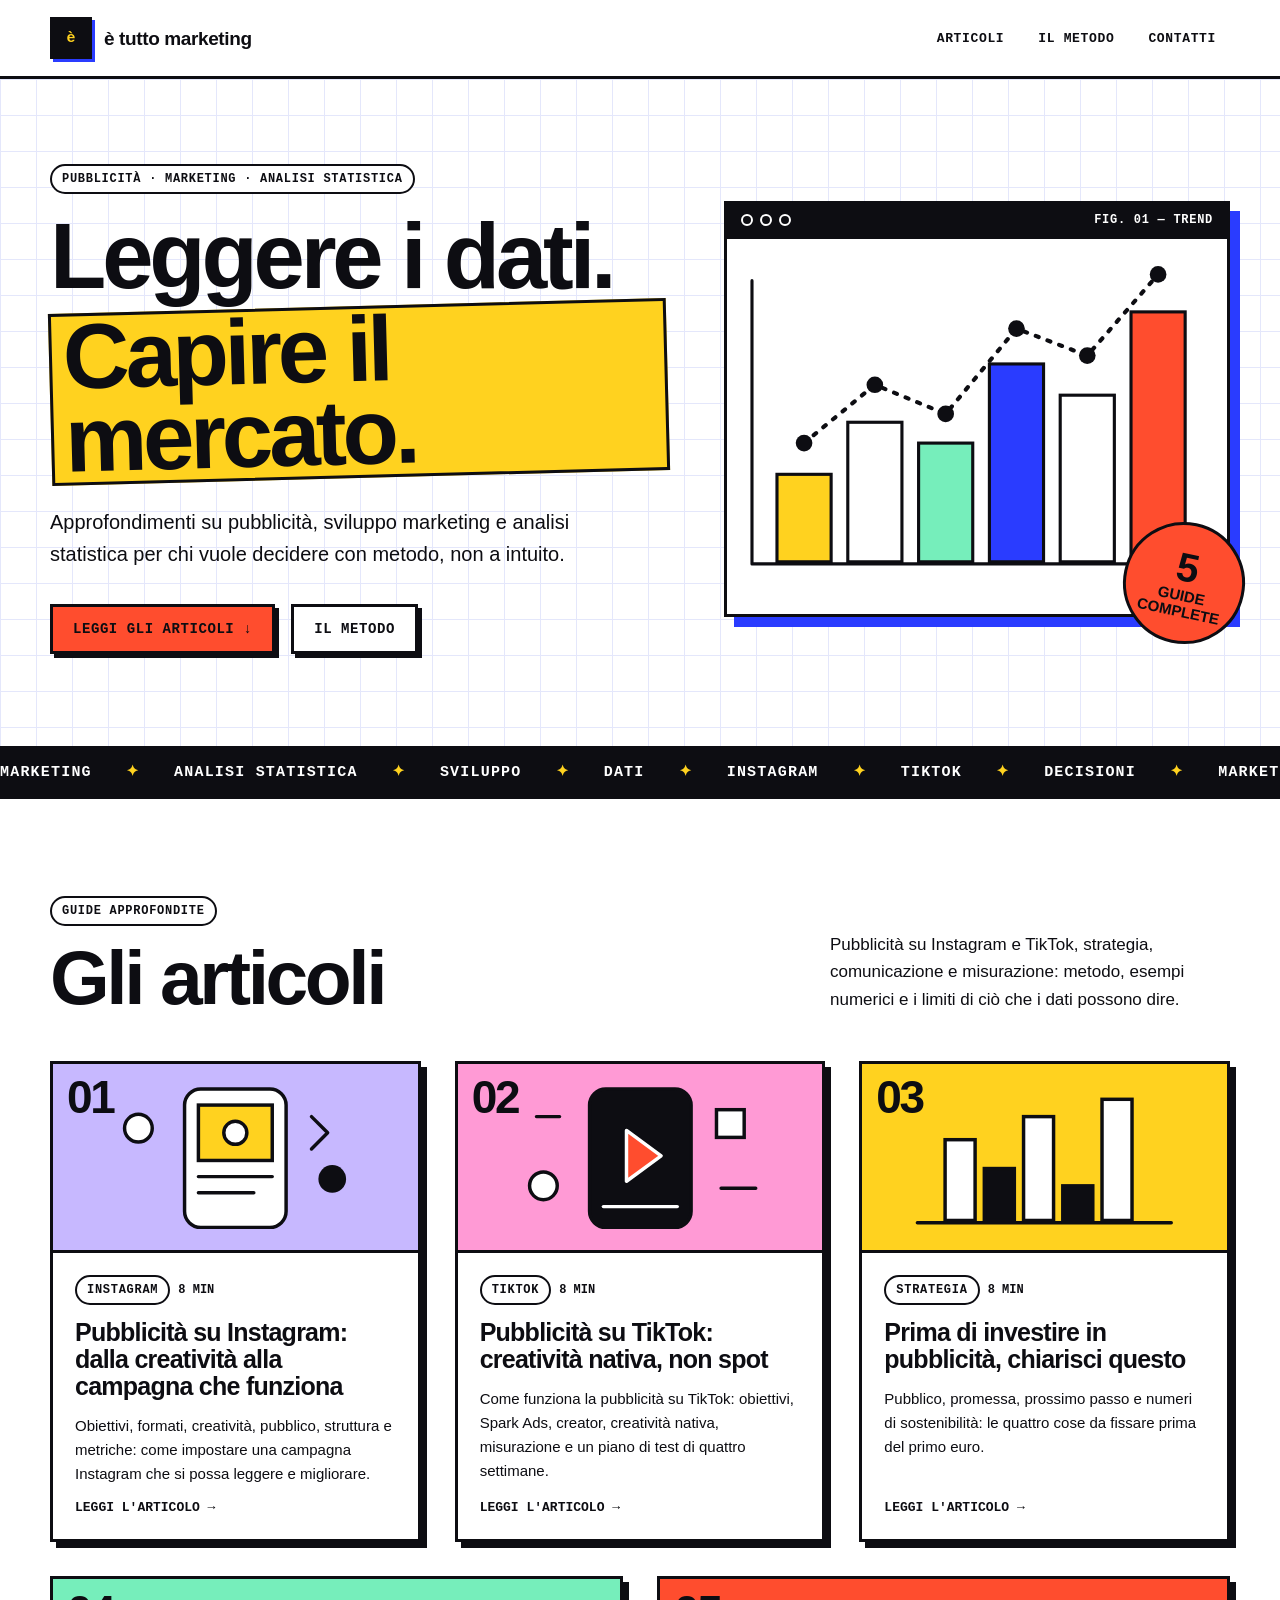
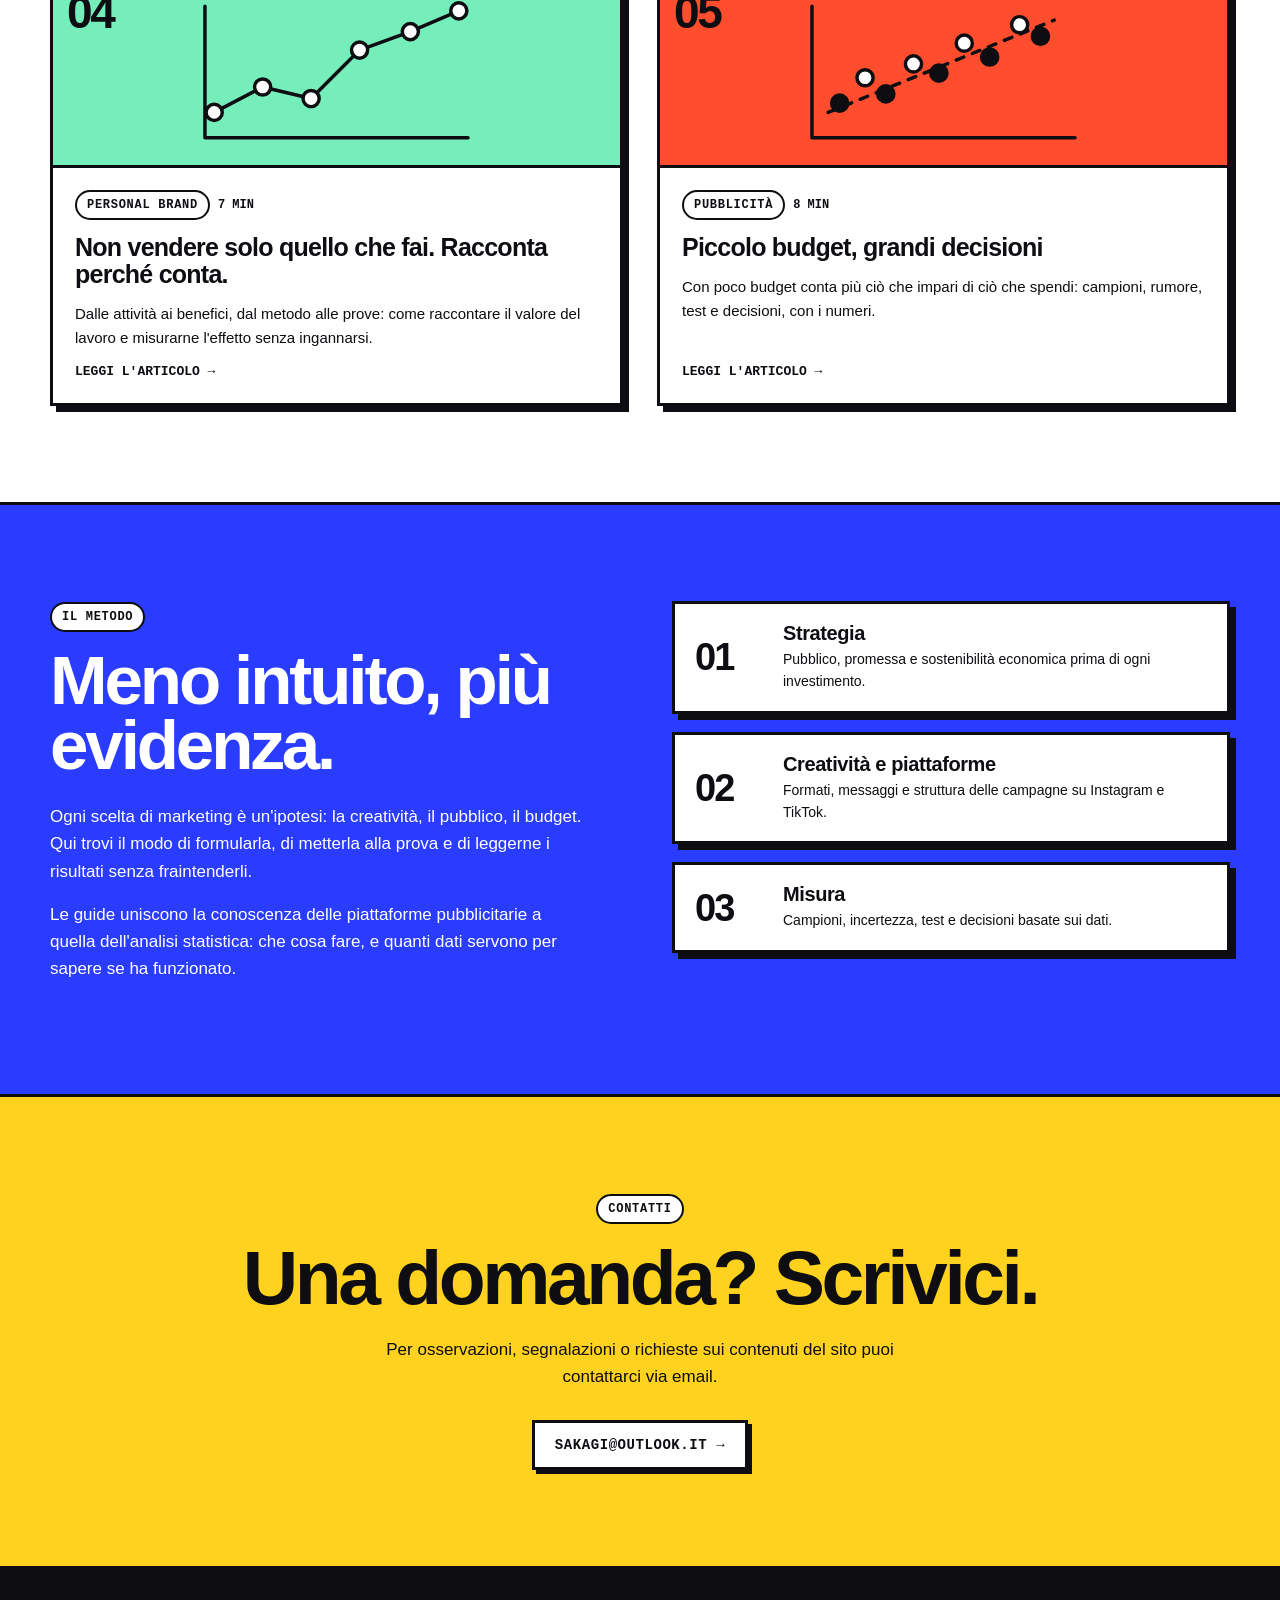
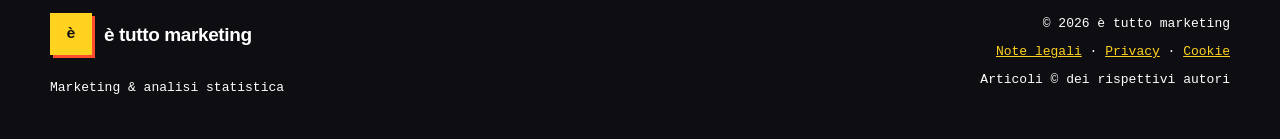
<file: index.html>
<!doctype html>
<html lang="it"><head><meta charset="utf-8"><meta name="viewport" content="width=device-width, initial-scale=1">
<meta name="robots" content="noindex, nofollow, noarchive, nosnippet, noimageindex">
<meta name="googlebot" content="noindex, nofollow">
<meta name="description" content="è tutto marketing: approfondimenti su pubblicità Instagram e TikTok, sviluppo marketing e analisi statistica.">
<title>è tutto marketing — Marketing e analisi statistica</title>
<link rel="stylesheet" href="styles.css"></head>
<body>
<a class="skip" href="#main">Vai al contenuto</a>
<header class="topbar"><div class="wrap nav">
<a class="brand" href="index.html" aria-label="è tutto marketing — home"><i>è</i>è tutto marketing</a>
<nav class="links" id="links" aria-label="Principale"><a href="index.html#articoli">Articoli</a><a href="index.html#metodo">Il metodo</a><a href="index.html#contatti">Contatti</a></nav>
<button class="menu" aria-expanded="false" aria-controls="links">Menu</button>
</div></header>

<main id="main">
<section class="hero"><div class="wrap">
<div><span class="tag">Pubblicità · Marketing · Analisi statistica</span>
<h1>Leggere i dati. <span>Capire il mercato.</span></h1>
<p class="lead">Approfondimenti su pubblicità, sviluppo marketing e analisi statistica per chi vuole decidere con metodo, non a intuito.</p>
<div class="cta-row"><a class="btn" href="#articoli">Leggi gli articoli ↓</a><a class="btn alt" href="#metodo">Il metodo</a></div></div>
<div class="chart-card"><div class="bar"><b></b><b></b><b></b><span>fig. 01 — trend</span></div><svg viewBox="0 0 480 360" role="img" aria-label="Illustrazione decorativa: grafico a barre, linea di tendenza e punti">
<g stroke="#0d0d12" stroke-width="3">
<rect x="48" y="226" width="52" height="84" fill="#ffd21f"/>
<rect x="116" y="176" width="52" height="134" fill="#fff"/>
<rect x="184" y="196" width="52" height="114" fill="#76eebb"/>
<rect x="252" y="120" width="52" height="190" fill="#2a3cff"/>
<rect x="320" y="150" width="52" height="160" fill="#fff"/>
<rect x="388" y="70" width="52" height="240" fill="#ff4d2e"/>
</g>
<path d="M24 312H456M24 40V312" fill="none" stroke="#0d0d12" stroke-width="3" stroke-linecap="round"/>
<polyline points="74,196 142,140 210,168 278,86 346,112 414,34" fill="none" stroke="#0d0d12" stroke-width="4" stroke-linejoin="round" stroke-dasharray="3 9" stroke-linecap="round"/>
<g fill="#0d0d12"><circle cx="74" cy="196" r="8"/><circle cx="142" cy="140" r="8"/><circle cx="210" cy="168" r="8"/><circle cx="278" cy="86" r="8"/><circle cx="346" cy="112" r="8"/><circle cx="414" cy="34" r="8"/></g>
</svg><div class="sticker" aria-hidden="true"><div><b>5</b>guide<br>complete</div></div></div>
</div></section>
<div class="ticker" aria-hidden="true"><div><span>Marketing</span><em>✦</em><span>Analisi statistica</span><em>✦</em><span>Sviluppo</span><em>✦</em><span>Dati</span><em>✦</em><span>Instagram</span><em>✦</em><span>TikTok</span><em>✦</em><span>Decisioni</span><em>✦</em><span>Marketing</span><em>✦</em><span>Analisi statistica</span><em>✦</em><span>Sviluppo</span><em>✦</em><span>Dati</span><em>✦</em><span>Instagram</span><em>✦</em><span>TikTok</span><em>✦</em><span>Decisioni</span><em>✦</em><span>Marketing</span><em>✦</em><span>Analisi statistica</span><em>✦</em><span>Sviluppo</span><em>✦</em><span>Dati</span><em>✦</em><span>Instagram</span><em>✦</em><span>TikTok</span><em>✦</em><span>Decisioni</span><em>✦</em><span>Marketing</span><em>✦</em><span>Analisi statistica</span><em>✦</em><span>Sviluppo</span><em>✦</em><span>Dati</span><em>✦</em><span>Instagram</span><em>✦</em><span>TikTok</span><em>✦</em><span>Decisioni</span><em>✦</em></div></div>

<section class="section wrap" id="articoli">
<div class="head"><div><span class="tag">Guide approfondite</span><h2>Gli articoli</h2></div>
<p>Pubblicità su Instagram e TikTok, strategia, comunicazione e misurazione: metodo, esempi numerici e i limiti di ciò che i dati possono dire.</p></div>
<div class="cards">
<article class="card c-lilac"><div class="viz"><span class="num">01</span><svg viewBox="0 0 260 130" aria-hidden="true"><rect x="86" y="6" width="88" height="120" rx="14" fill="#fff" stroke="#0d0d12" stroke-width="3"/><rect x="98" y="20" width="64" height="48" fill="#ffd21f" stroke="#0d0d12" stroke-width="3"/><circle cx="130" cy="44" r="10" fill="#fff" stroke="#0d0d12" stroke-width="3"/><path d="M98 82H162M98 96H146" fill="none" stroke="#0d0d12" stroke-width="3" stroke-linejoin="round" stroke-linecap="round"/><circle cx="46" cy="40" r="12" fill="#fff" stroke="#0d0d12" stroke-width="3"/><circle cx="214" cy="84" r="12" fill="#0d0d12"/><path d="M196 30l14 14-14 14" fill="none" stroke="#0d0d12" stroke-width="3" stroke-linejoin="round" stroke-linecap="round"/></svg></div>
<div class="txt"><div class="meta"><span class="tag">Instagram</span><small>8 min</small></div>
<h3><a href="articoli/pubblicita-instagram.html">Pubblicità su Instagram: dalla creatività alla campagna che funziona</a></h3><p>Obiettivi, formati, creatività, pubblico, struttura e metriche: come impostare una campagna Instagram che si possa leggere e migliorare.</p>
<div class="go">Leggi l'articolo →</div></div></article>
<article class="card c-pink"><div class="viz"><span class="num">02</span><svg viewBox="0 0 260 130" aria-hidden="true"><rect x="86" y="6" width="88" height="120" rx="14" fill="#0d0d12" stroke="#0d0d12" stroke-width="3"/><path d="M118 42L148 64L118 86Z" fill="#ff4d2e" stroke="#fff" stroke-width="3" stroke-linejoin="round"/><path d="M98 108H162" stroke="#fff" stroke-width="3" stroke-linecap="round"/><circle cx="46" cy="90" r="12" fill="#fff" stroke="#0d0d12" stroke-width="3"/><rect x="196" y="24" width="24" height="24" fill="#fff" stroke="#0d0d12" stroke-width="3"/><path d="M40 30l20 0M200 92l30 0" fill="none" stroke="#0d0d12" stroke-width="3" stroke-linejoin="round" stroke-linecap="round"/></svg></div>
<div class="txt"><div class="meta"><span class="tag">TikTok</span><small>8 min</small></div>
<h3><a href="articoli/pubblicita-tiktok.html">Pubblicità su TikTok: creatività nativa, non spot</a></h3><p>Come funziona la pubblicità su TikTok: obiettivi, Spark Ads, creator, creatività nativa, misurazione e un piano di test di quattro settimane.</p>
<div class="go">Leggi l'articolo →</div></div></article>
<article class="card c-sun"><div class="viz"><span class="num">03</span><svg viewBox="0 0 260 130" aria-hidden="true"><path d="M20 122H240" fill="none" stroke="#0d0d12" stroke-width="3" stroke-linejoin="round" stroke-linecap="round"/><rect x="44" y="50" width="26" height="70" fill="#fff" stroke="#0d0d12" stroke-width="3"/><rect x="78" y="75" width="26" height="45" fill="#0d0d12" stroke="#0d0d12" stroke-width="3"/><rect x="112" y="30" width="26" height="90" fill="#fff" stroke="#0d0d12" stroke-width="3"/><rect x="146" y="90" width="26" height="30" fill="#0d0d12" stroke="#0d0d12" stroke-width="3"/><rect x="180" y="15" width="26" height="105" fill="#fff" stroke="#0d0d12" stroke-width="3"/></svg></div>
<div class="txt"><div class="meta"><span class="tag">Strategia</span><small>8 min</small></div>
<h3><a href="articoli/prima-della-pubblicita.html">Prima di investire in pubblicità, chiarisci questo</a></h3><p>Pubblico, promessa, prossimo passo e numeri di sostenibilità: le quattro cose da fissare prima del primo euro.</p>
<div class="go">Leggi l'articolo →</div></div></article>
<article class="card c-mint"><div class="viz"><span class="num">04</span><svg viewBox="0 0 260 130" aria-hidden="true"><path d="M16 122H244M16 8V122" fill="none" stroke="#0d0d12" stroke-width="3" stroke-linejoin="round" stroke-linecap="round"/><polyline points="24,100 66,78 108,88 150,46 194,30 236,12" fill="none" stroke="#0d0d12" stroke-width="3" stroke-linejoin="round" stroke-linecap="round"/><circle cx="24" cy="100" r="7" fill="#fff" stroke="#0d0d12" stroke-width="3"/><circle cx="66" cy="78" r="7" fill="#fff" stroke="#0d0d12" stroke-width="3"/><circle cx="108" cy="88" r="7" fill="#fff" stroke="#0d0d12" stroke-width="3"/><circle cx="150" cy="46" r="7" fill="#fff" stroke="#0d0d12" stroke-width="3"/><circle cx="194" cy="30" r="7" fill="#fff" stroke="#0d0d12" stroke-width="3"/><circle cx="236" cy="12" r="7" fill="#fff" stroke="#0d0d12" stroke-width="3"/></svg></div>
<div class="txt"><div class="meta"><span class="tag">Personal brand</span><small>7 min</small></div>
<h3><a href="articoli/comunicare-il-valore.html">Non vendere solo quello che fai. Racconta perché conta.</a></h3><p>Dalle attività ai benefici, dal metodo alle prove: come raccontare il valore del lavoro e misurarne l'effetto senza ingannarsi.</p>
<div class="go">Leggi l'articolo →</div></div></article>
<article class="card c-red"><div class="viz"><span class="num">05</span><svg viewBox="0 0 260 130" aria-hidden="true"><path d="M16 122H244M16 8V122" fill="none" stroke="#0d0d12" stroke-width="3" stroke-linejoin="round" stroke-linecap="round"/><path d="M30 100L226 20" fill="none" stroke="#0d0d12" stroke-width="3" stroke-linejoin="round" stroke-linecap="round" stroke-dasharray="7 8"/><circle cx="40" cy="92" r="7" fill="#0d0d12" stroke="#0d0d12" stroke-width="3"/><circle cx="62" cy="70" r="7" fill="#fff" stroke="#0d0d12" stroke-width="3"/><circle cx="80" cy="84" r="7" fill="#0d0d12" stroke="#0d0d12" stroke-width="3"/><circle cx="104" cy="58" r="7" fill="#fff" stroke="#0d0d12" stroke-width="3"/><circle cx="126" cy="66" r="7" fill="#0d0d12" stroke="#0d0d12" stroke-width="3"/><circle cx="148" cy="40" r="7" fill="#fff" stroke="#0d0d12" stroke-width="3"/><circle cx="170" cy="52" r="7" fill="#0d0d12" stroke="#0d0d12" stroke-width="3"/><circle cx="196" cy="24" r="7" fill="#fff" stroke="#0d0d12" stroke-width="3"/><circle cx="214" cy="34" r="7" fill="#0d0d12" stroke="#0d0d12" stroke-width="3"/></svg></div>
<div class="txt"><div class="meta"><span class="tag">Pubblicità</span><small>8 min</small></div>
<h3><a href="articoli/piccolo-budget.html">Piccolo budget, grandi decisioni</a></h3><p>Con poco budget conta più ciò che impari di ciò che spendi: campioni, rumore, test e decisioni, con i numeri.</p>
<div class="go">Leggi l'articolo →</div></div></article>
</div>
</section>

<section class="section project" id="metodo"><div class="wrap project-grid">
<div><span class="tag">Il metodo</span><h2>Meno intuito, più evidenza.</h2>
<p>Ogni scelta di marketing è un'ipotesi: la creatività, il pubblico, il budget. Qui trovi il modo di formularla, di metterla alla prova e di leggerne i risultati senza fraintenderli.</p>
<p>Le guide uniscono la conoscenza delle piattaforme pubblicitarie a quella dell'analisi statistica: che cosa fare, e quanti dati servono per sapere se ha funzionato.</p></div>
<div class="tiles">
<div class="tile"><b>01</b><div><strong>Strategia</strong><span>Pubblico, promessa e sostenibilità economica prima di ogni investimento.</span></div></div>
<div class="tile"><b>02</b><div><strong>Creatività e piattaforme</strong><span>Formati, messaggi e struttura delle campagne su Instagram e TikTok.</span></div></div>
<div class="tile"><b>03</b><div><strong>Misura</strong><span>Campioni, incertezza, test e decisioni basate sui dati.</span></div></div>
</div></div></section>

<section class="section contact" id="contatti"><div class="wrap">
<span class="tag">Contatti</span><h2>Una domanda? Scrivici.</h2>
<p>Per osservazioni, segnalazioni o richieste sui contenuti del sito puoi contattarci via email.</p>
<a class="btn alt" href="mailto:sakagi@outlook.it">sakagi@outlook.it →</a></div></section>
</main>
<footer class="footer"><div class="wrap">
<div><a class="brand" href="index.html"><i>è</i>è tutto marketing</a><br>Marketing &amp; analisi statistica</div>
<div class="col"><span>© 2026 è tutto marketing</span><span><a href="note-legali.html">Note legali</a> · <a href="note-legali.html#privacy">Privacy</a> · <a href="note-legali.html#cookie">Cookie</a></span><span>Articoli © dei rispettivi autori</span></div>
</div></footer>
<script src="script.js"></script></body></html>
</file>
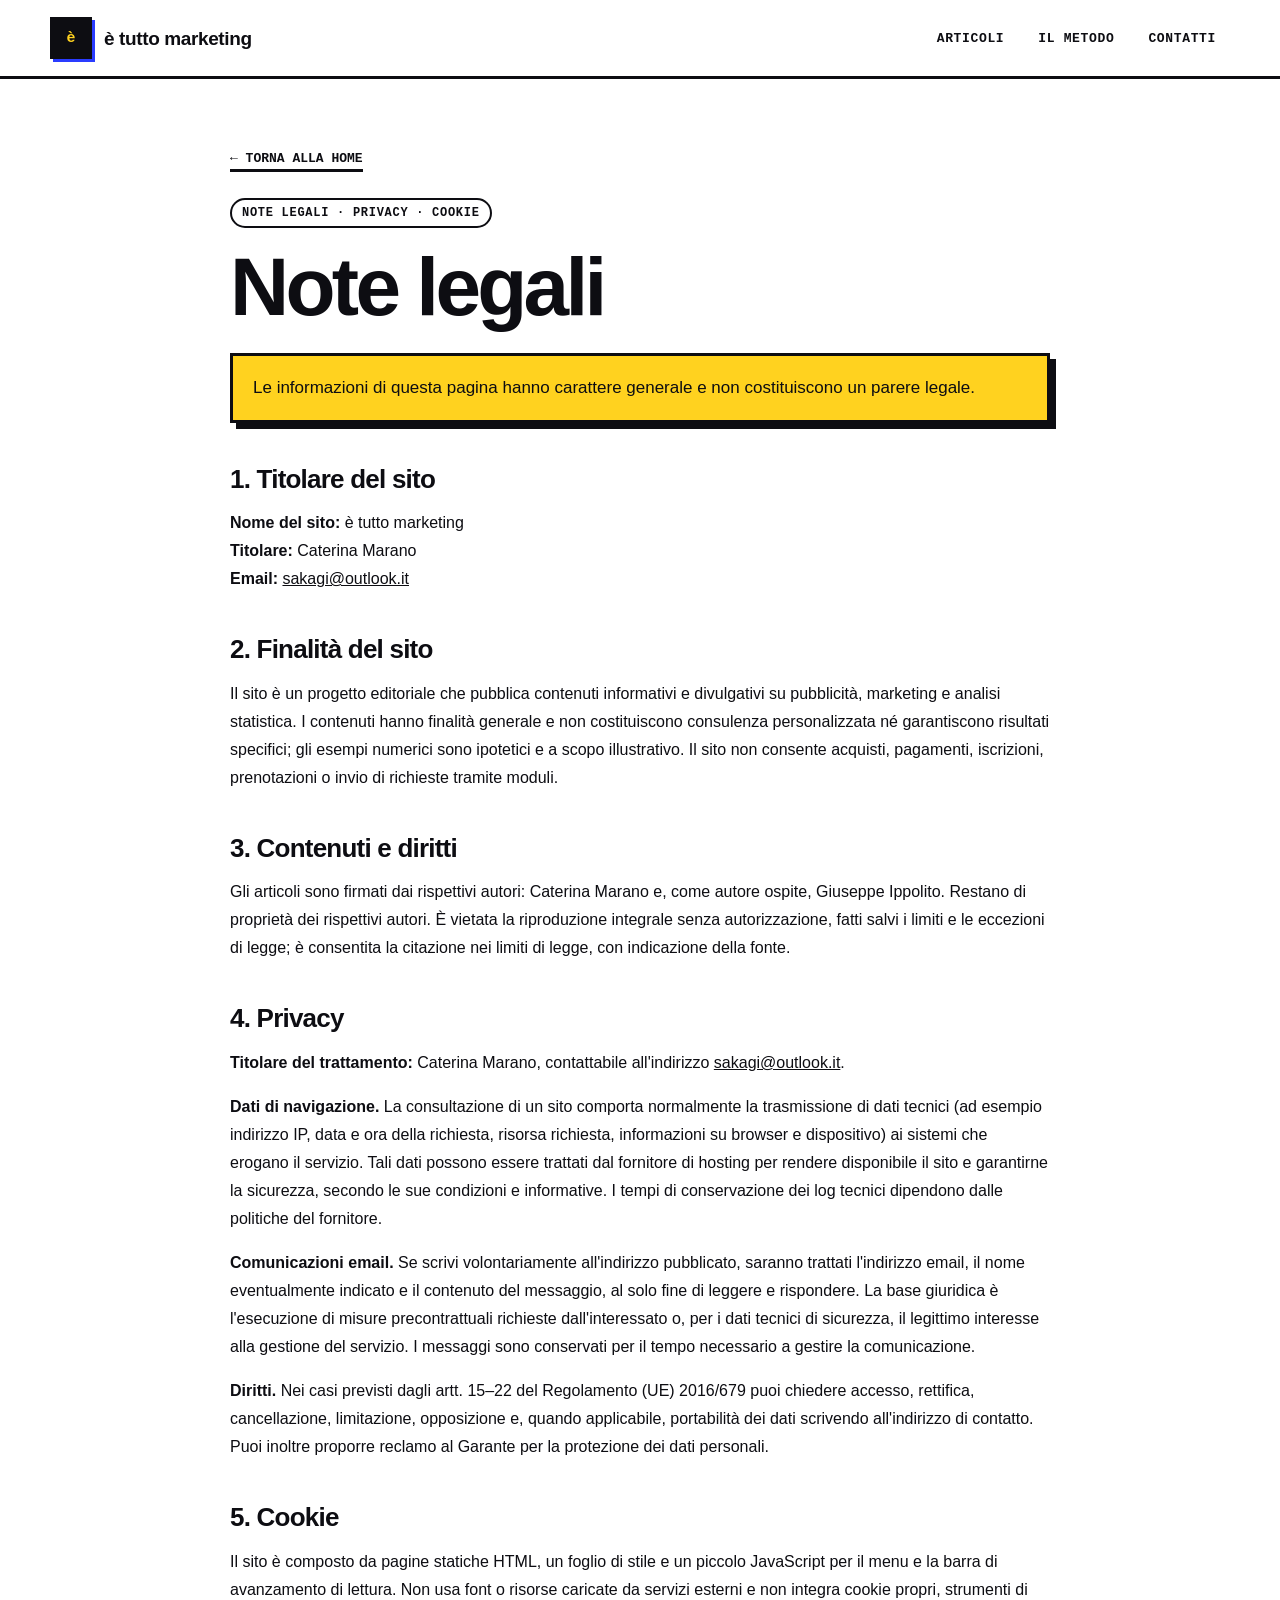
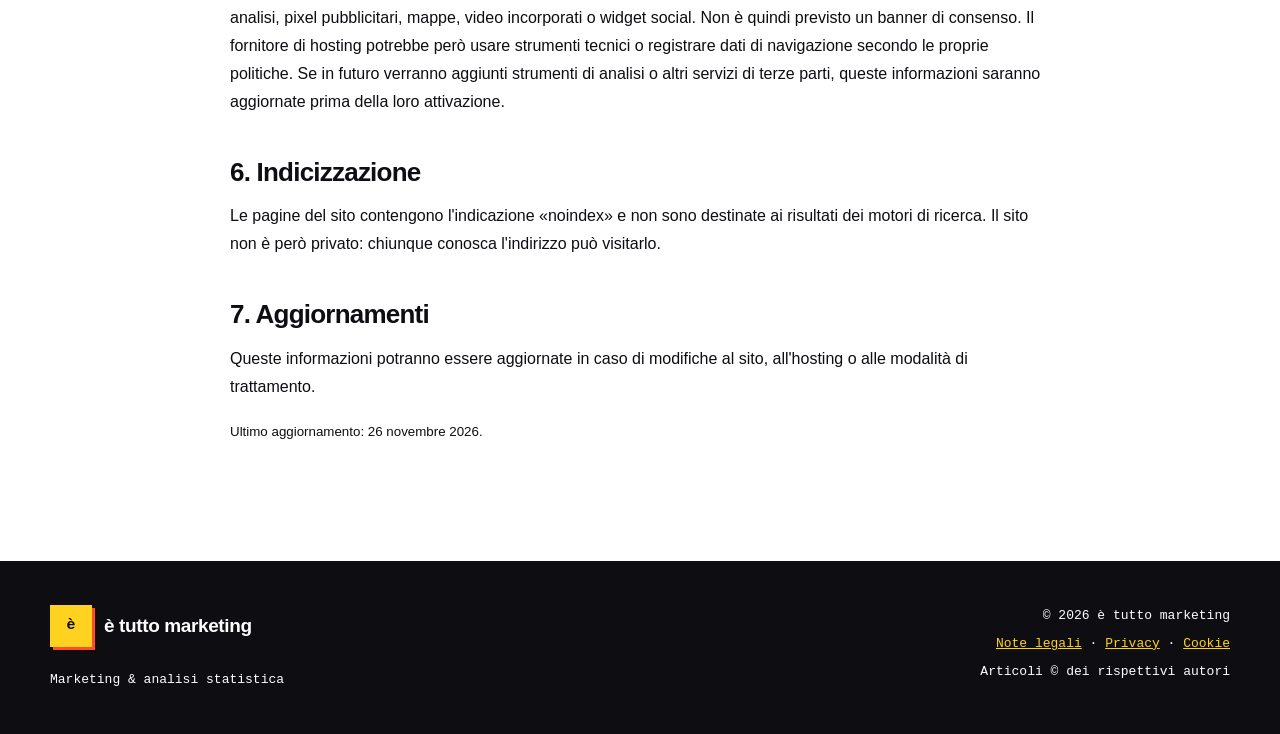
<file: note-legali.html>
<!doctype html>
<html lang="it"><head><meta charset="utf-8"><meta name="viewport" content="width=device-width, initial-scale=1">
<meta name="robots" content="noindex, nofollow, noarchive, nosnippet, noimageindex">
<meta name="googlebot" content="noindex, nofollow">
<meta name="description" content="Note legali, informativa privacy e cookie policy di è tutto marketing.">
<title>Note legali — è tutto marketing</title>
<link rel="stylesheet" href="styles.css"></head>
<body>
<a class="skip" href="#main">Vai al contenuto</a>
<header class="topbar"><div class="wrap nav">
<a class="brand" href="index.html" aria-label="è tutto marketing — home"><i>è</i>è tutto marketing</a>
<nav class="links" id="links" aria-label="Principale"><a href="index.html#articoli">Articoli</a><a href="index.html#metodo">Il metodo</a><a href="index.html#contatti">Contatti</a></nav>
<button class="menu" aria-expanded="false" aria-controls="links">Menu</button>
</div></header>

<main id="main" class="wrap legal">
<a class="back" href="index.html">← Torna alla home</a><br><br>
<span class="tag">Note legali · Privacy · Cookie</span><h1>Note legali</h1>
<div class="notice">Le informazioni di questa pagina hanno carattere generale e non costituiscono un parere legale.</div>

<h2 id="note-legali">1. Titolare del sito</h2>
<p><strong>Nome del sito:</strong> è tutto marketing<br>
<strong>Titolare:</strong> Caterina Marano<br>
<strong>Email:</strong> <a href="mailto:sakagi@outlook.it">sakagi@outlook.it</a></p>

<h2>2. Finalità del sito</h2>
<p>Il sito è un progetto editoriale che pubblica contenuti informativi e divulgativi su pubblicità, marketing e analisi statistica. I contenuti hanno finalità generale e non costituiscono consulenza personalizzata né garantiscono risultati specifici; gli esempi numerici sono ipotetici e a scopo illustrativo. Il sito non consente acquisti, pagamenti, iscrizioni, prenotazioni o invio di richieste tramite moduli.</p>

<h2>3. Contenuti e diritti</h2>
<p>Gli articoli sono firmati dai rispettivi autori: Caterina Marano e, come autore ospite, Giuseppe Ippolito. Restano di proprietà dei rispettivi autori. È vietata la riproduzione integrale senza autorizzazione, fatti salvi i limiti e le eccezioni di legge; è consentita la citazione nei limiti di legge, con indicazione della fonte.</p>

<h2 id="privacy">4. Privacy</h2>
<p><strong>Titolare del trattamento:</strong> Caterina Marano, contattabile all'indirizzo <a href="mailto:sakagi@outlook.it">sakagi@outlook.it</a>.</p>
<p><strong>Dati di navigazione.</strong> La consultazione di un sito comporta normalmente la trasmissione di dati tecnici (ad esempio indirizzo IP, data e ora della richiesta, risorsa richiesta, informazioni su browser e dispositivo) ai sistemi che erogano il servizio. Tali dati possono essere trattati dal fornitore di hosting per rendere disponibile il sito e garantirne la sicurezza, secondo le sue condizioni e informative. I tempi di conservazione dei log tecnici dipendono dalle politiche del fornitore.</p>
<p><strong>Comunicazioni email.</strong> Se scrivi volontariamente all'indirizzo pubblicato, saranno trattati l'indirizzo email, il nome eventualmente indicato e il contenuto del messaggio, al solo fine di leggere e rispondere. La base giuridica è l'esecuzione di misure precontrattuali richieste dall'interessato o, per i dati tecnici di sicurezza, il legittimo interesse alla gestione del servizio. I messaggi sono conservati per il tempo necessario a gestire la comunicazione.</p>
<p><strong>Diritti.</strong> Nei casi previsti dagli artt. 15–22 del Regolamento (UE) 2016/679 puoi chiedere accesso, rettifica, cancellazione, limitazione, opposizione e, quando applicabile, portabilità dei dati scrivendo all'indirizzo di contatto. Puoi inoltre proporre reclamo al Garante per la protezione dei dati personali.</p>

<h2 id="cookie">5. Cookie</h2>
<p>Il sito è composto da pagine statiche HTML, un foglio di stile e un piccolo JavaScript per il menu e la barra di avanzamento di lettura. Non usa font o risorse caricate da servizi esterni e non integra cookie propri, strumenti di analisi, pixel pubblicitari, mappe, video incorporati o widget social. Non è quindi previsto un banner di consenso. Il fornitore di hosting potrebbe però usare strumenti tecnici o registrare dati di navigazione secondo le proprie politiche. Se in futuro verranno aggiunti strumenti di analisi o altri servizi di terze parti, queste informazioni saranno aggiornate prima della loro attivazione.</p>

<h2>6. Indicizzazione</h2>
<p>Le pagine del sito contengono l'indicazione «noindex» e non sono destinate ai risultati dei motori di ricerca. Il sito non è però privato: chiunque conosca l'indirizzo può visitarlo.</p>

<h2>7. Aggiornamenti</h2>
<p>Queste informazioni potranno essere aggiornate in caso di modifiche al sito, all'hosting o alle modalità di trattamento.</p>
<p><small>Ultimo aggiornamento: 26 novembre 2026.</small></p>
</main>
<footer class="footer"><div class="wrap">
<div><a class="brand" href="index.html"><i>è</i>è tutto marketing</a><br>Marketing &amp; analisi statistica</div>
<div class="col"><span>© 2026 è tutto marketing</span><span><a href="note-legali.html">Note legali</a> · <a href="note-legali.html#privacy">Privacy</a> · <a href="note-legali.html#cookie">Cookie</a></span><span>Articoli © dei rispettivi autori</span></div>
</div></footer>
<script src="script.js"></script></body></html>
</file>
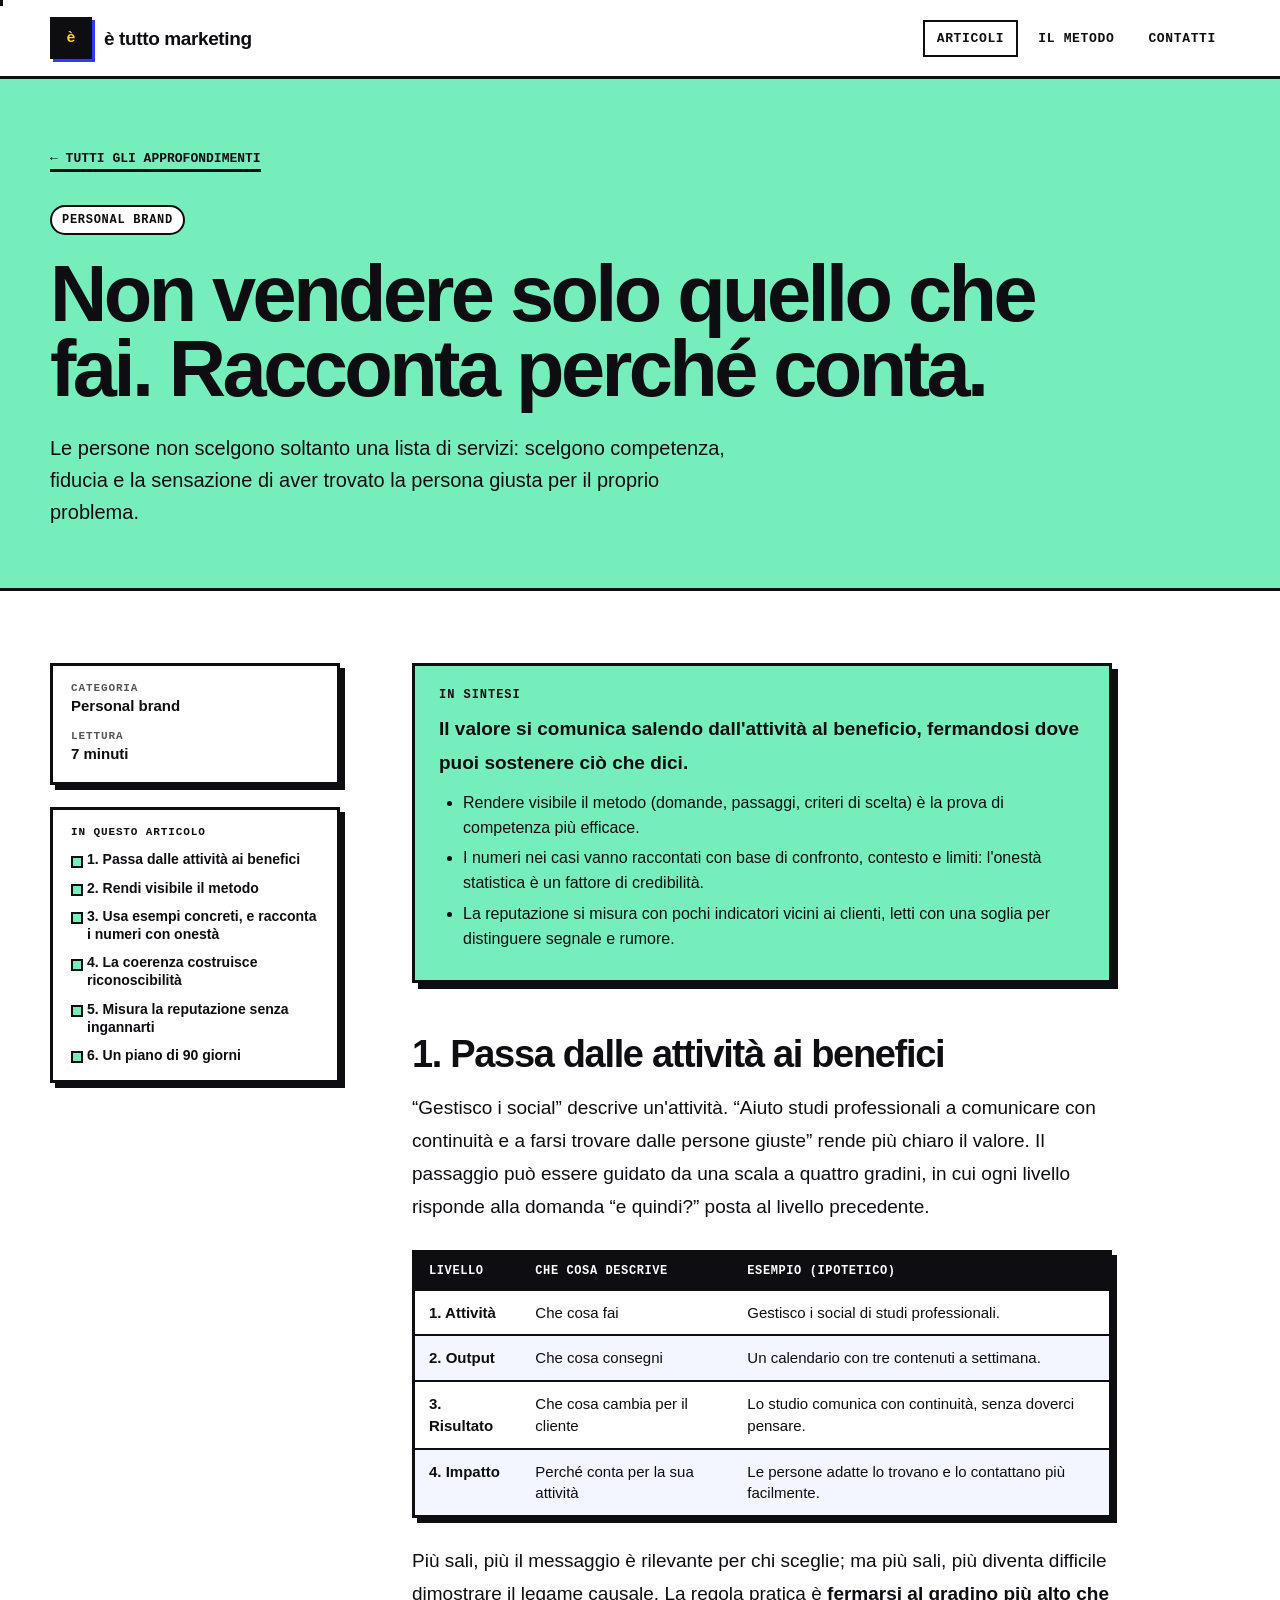
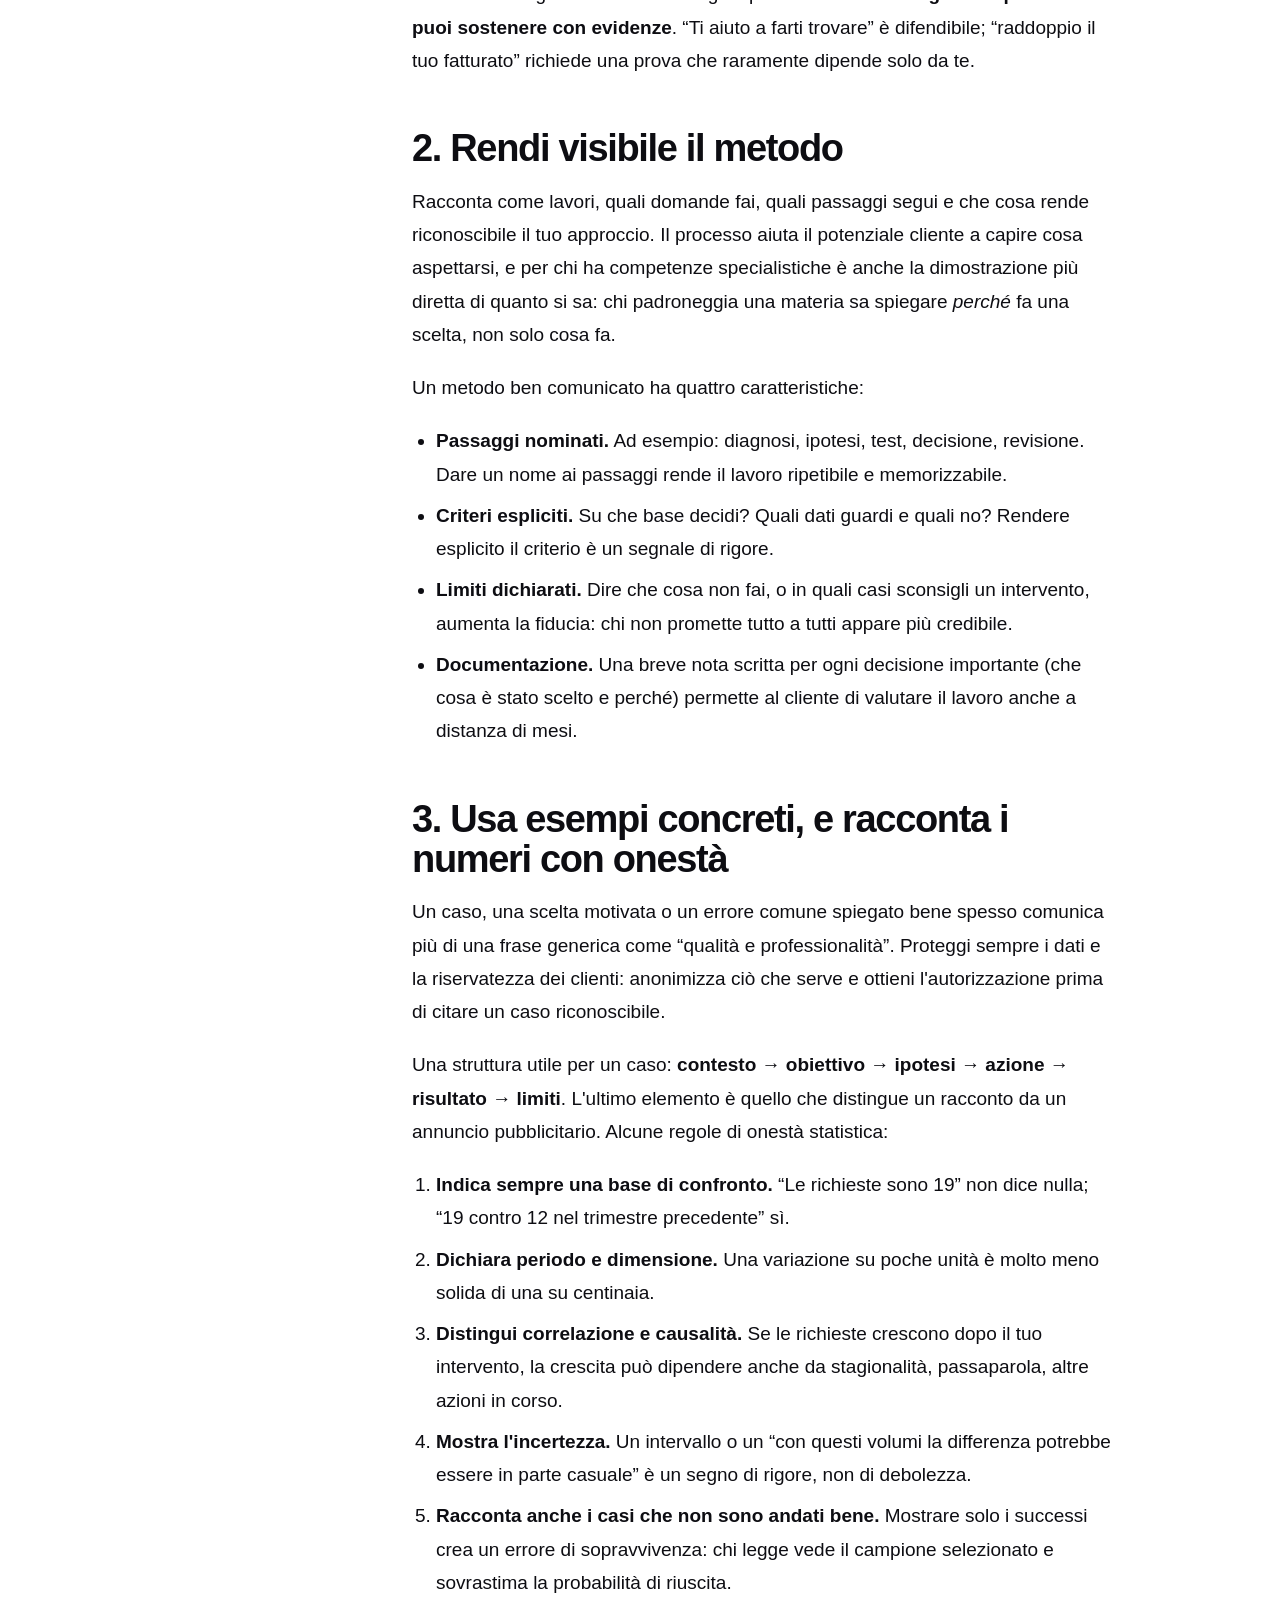
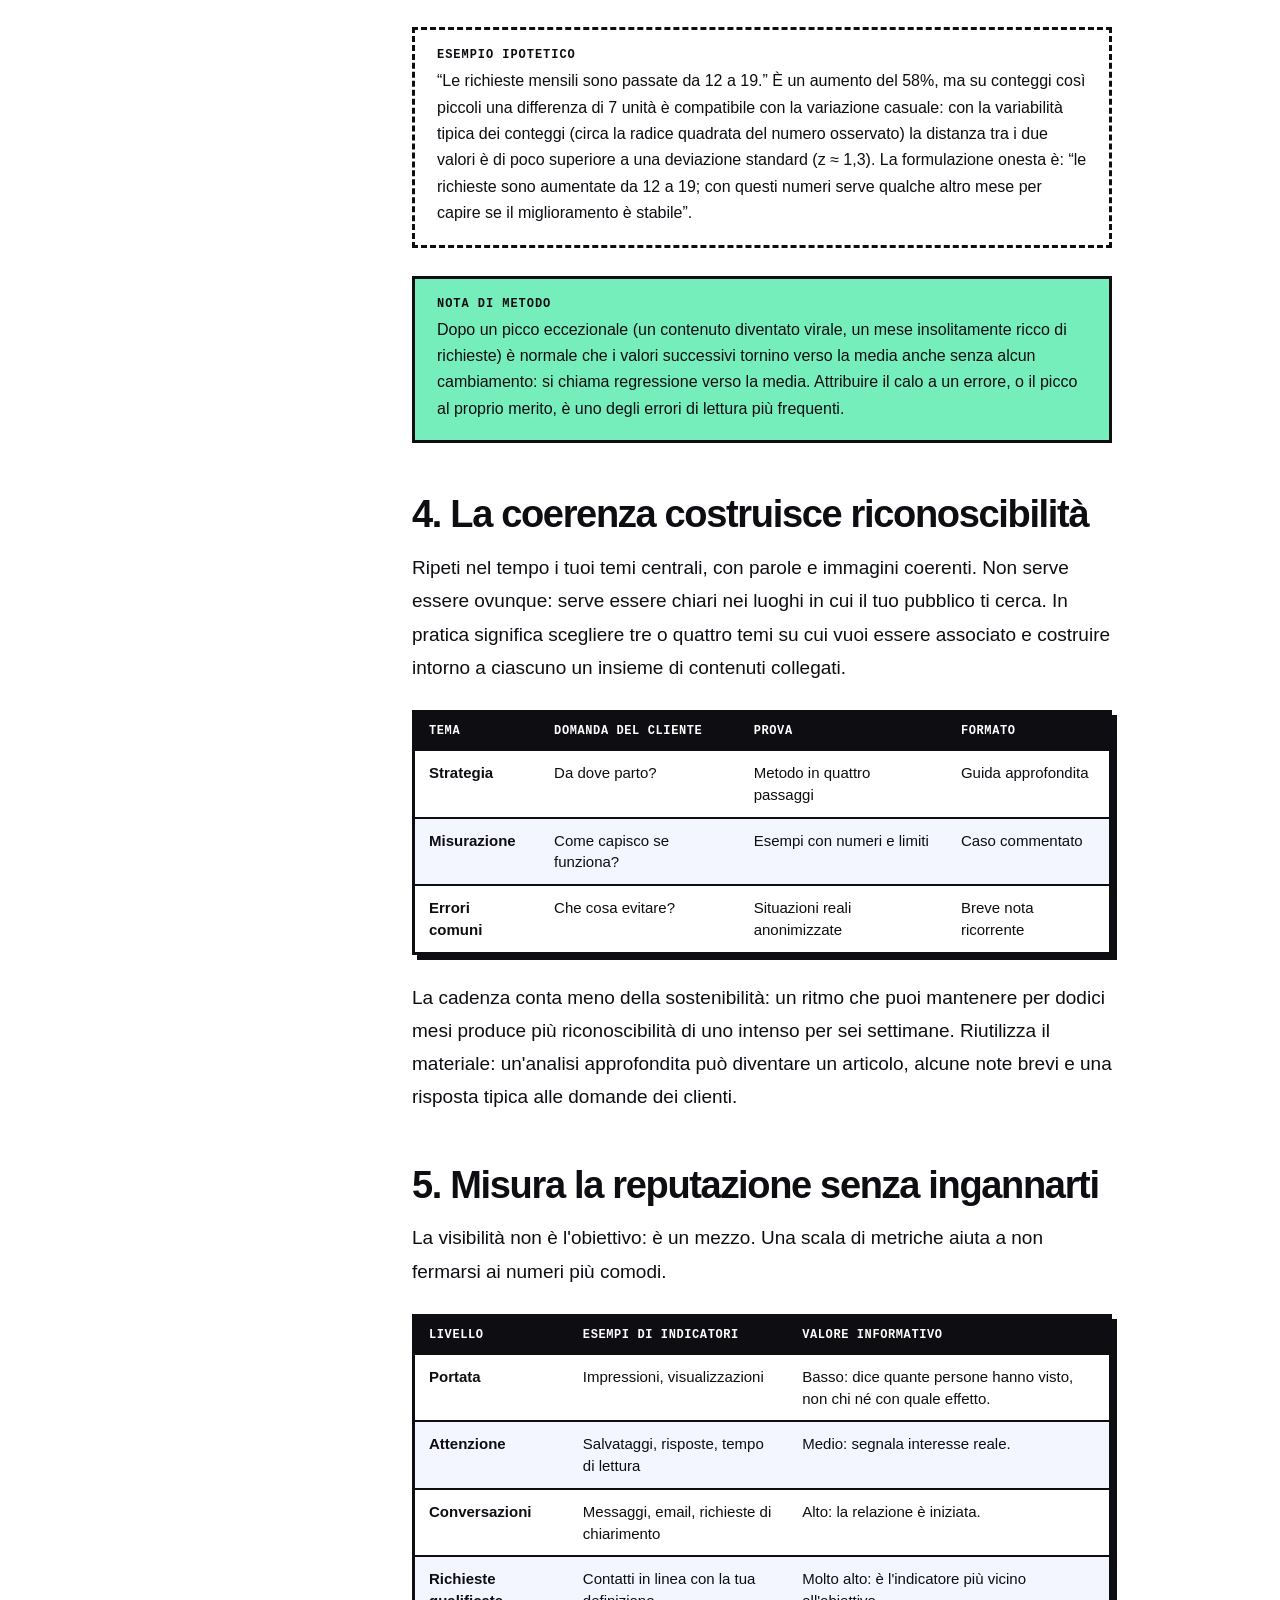
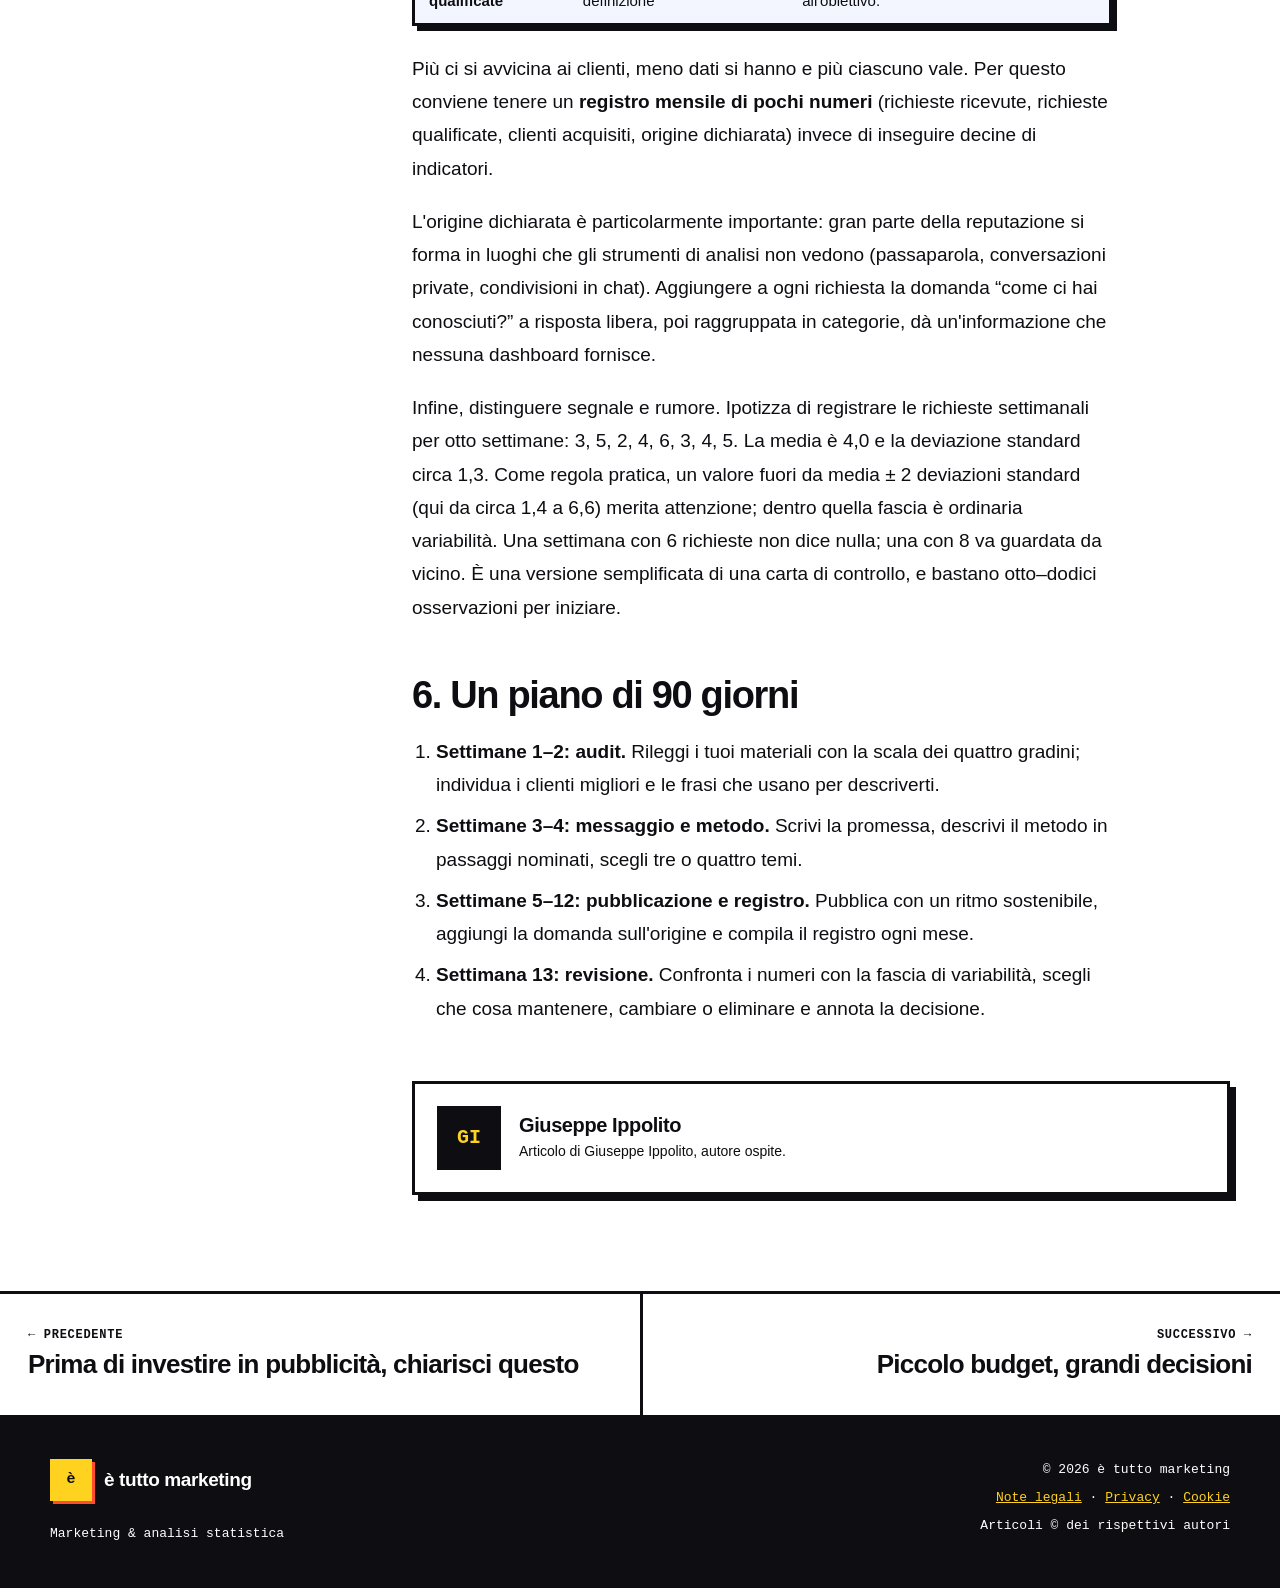
<file: articoli/comunicare-il-valore.html>
<!doctype html>
<html lang="it"><head><meta charset="utf-8"><meta name="viewport" content="width=device-width, initial-scale=1">
<meta name="robots" content="noindex, nofollow, noarchive, nosnippet, noimageindex">
<meta name="googlebot" content="noindex, nofollow">
<meta name="description" content="Le persone non scelgono soltanto una lista di servizi: scelgono competenza, fiducia e la sensazione di aver trovato la persona giusta per il proprio problema.">
<title>Non vendere solo quello che fai. Racconta perché conta. — è tutto marketing</title>
<link rel="stylesheet" href="../styles.css"><style>:root{--accent:#76eebb}</style></head>
<body>
<a class="skip" href="#main">Vai al contenuto</a>
<header class="topbar"><div class="wrap nav">
<a class="brand" href="../index.html" aria-label="è tutto marketing — home"><i>è</i>è tutto marketing</a>
<nav class="links" id="links" aria-label="Principale"><a href="../index.html#articoli" aria-current="page">Articoli</a><a href="../index.html#metodo">Il metodo</a><a href="../index.html#contatti">Contatti</a></nav>
<button class="menu" aria-expanded="false" aria-controls="links">Menu</button>
</div></header>

<div class="progress" aria-hidden="true"></div>
<main id="main">
<section class="art-hero"><div class="wrap">
<a class="back" href="../index.html#articoli">← Tutti gli approfondimenti</a><br>
<div style="margin-top:34px"><span class="tag">Personal brand</span></div>
<h1>Non vendere solo quello che fai. Racconta perché conta.</h1><p class="lead">Le persone non scelgono soltanto una lista di servizi: scelgono competenza, fiducia e la sensazione di aver trovato la persona giusta per il proprio problema.</p></div></section>
<div class="wrap art-wrap">
<aside class="aside"><div class="box"><dl>
<div><dt>Categoria</dt><dd>Personal brand</dd></div>
<div><dt>Lettura</dt><dd>7 minuti</dd></div></dl></div>
<div class="box toc-box"><h4>In questo articolo</h4><ul class="toc"><li><a href="#s1">1. Passa dalle attività ai benefici</a></li><li><a href="#s2">2. Rendi visibile il metodo</a></li><li><a href="#s3">3. Usa esempi concreti, e racconta i numeri con onestà</a></li><li><a href="#s4">4. La coerenza costruisce riconoscibilità</a></li><li><a href="#s5">5. Misura la reputazione senza ingannarti</a></li><li><a href="#s6">6. Un piano di 90 giorni</a></li></ul></div></aside>
<article><div class="body"><div class="key"><b>In sintesi</b><p>Il valore si comunica salendo dall'attività al beneficio, fermandosi dove puoi sostenere ciò che dici.</p><ul><li>Rendere visibile il metodo (domande, passaggi, criteri di scelta) è la prova di competenza più efficace.</li><li>I numeri nei casi vanno raccontati con base di confronto, contesto e limiti: l'onestà statistica è un fattore di credibilità.</li><li>La reputazione si misura con pochi indicatori vicini ai clienti, letti con una soglia per distinguere segnale e rumore.</li></ul></div>
<h2 id="s1">1. Passa dalle attività ai benefici</h2>
<p>“Gestisco i social” descrive un'attività. “Aiuto studi professionali a comunicare con continuità e a farsi trovare dalle persone giuste” rende più chiaro il valore. Il passaggio può essere guidato da una scala a quattro gradini, in cui ogni livello risponde alla domanda “e quindi?” posta al livello precedente.</p>
<div class="tblw"><table>
<thead><tr><th>Livello</th><th>Che cosa descrive</th><th>Esempio (ipotetico)</th></tr></thead>
<tbody>
<tr><td>1. Attività</td><td>Che cosa fai</td><td>Gestisco i social di studi professionali.</td></tr>
<tr><td>2. Output</td><td>Che cosa consegni</td><td>Un calendario con tre contenuti a settimana.</td></tr>
<tr><td>3. Risultato</td><td>Che cosa cambia per il cliente</td><td>Lo studio comunica con continuità, senza doverci pensare.</td></tr>
<tr><td>4. Impatto</td><td>Perché conta per la sua attività</td><td>Le persone adatte lo trovano e lo contattano più facilmente.</td></tr>
</tbody></table></div>
<p>Più sali, più il messaggio è rilevante per chi sceglie; ma più sali, più diventa difficile dimostrare il legame causale. La regola pratica è <strong>fermarsi al gradino più alto che puoi sostenere con evidenze</strong>. “Ti aiuto a farti trovare” è difendibile; “raddoppio il tuo fatturato” richiede una prova che raramente dipende solo da te.</p>

<h2 id="s2">2. Rendi visibile il metodo</h2>
<p>Racconta come lavori, quali domande fai, quali passaggi segui e che cosa rende riconoscibile il tuo approccio. Il processo aiuta il potenziale cliente a capire cosa aspettarsi, e per chi ha competenze specialistiche è anche la dimostrazione più diretta di quanto si sa: chi padroneggia una materia sa spiegare <em>perché</em> fa una scelta, non solo cosa fa.</p>
<p>Un metodo ben comunicato ha quattro caratteristiche:</p>
<ul>
<li><strong>Passaggi nominati.</strong> Ad esempio: diagnosi, ipotesi, test, decisione, revisione. Dare un nome ai passaggi rende il lavoro ripetibile e memorizzabile.</li>
<li><strong>Criteri espliciti.</strong> Su che base decidi? Quali dati guardi e quali no? Rendere esplicito il criterio è un segnale di rigore.</li>
<li><strong>Limiti dichiarati.</strong> Dire che cosa non fai, o in quali casi sconsigli un intervento, aumenta la fiducia: chi non promette tutto a tutti appare più credibile.</li>
<li><strong>Documentazione.</strong> Una breve nota scritta per ogni decisione importante (che cosa è stato scelto e perché) permette al cliente di valutare il lavoro anche a distanza di mesi.</li>
</ul>

<h2 id="s3">3. Usa esempi concreti, e racconta i numeri con onestà</h2>
<p>Un caso, una scelta motivata o un errore comune spiegato bene spesso comunica più di una frase generica come “qualità e professionalità”. Proteggi sempre i dati e la riservatezza dei clienti: anonimizza ciò che serve e ottieni l'autorizzazione prima di citare un caso riconoscibile.</p>
<p>Una struttura utile per un caso: <strong>contesto → obiettivo → ipotesi → azione → risultato → limiti</strong>. L'ultimo elemento è quello che distingue un racconto da un annuncio pubblicitario. Alcune regole di onestà statistica:</p>
<ol>
<li><strong>Indica sempre una base di confronto.</strong> “Le richieste sono 19” non dice nulla; “19 contro 12 nel trimestre precedente” sì.</li>
<li><strong>Dichiara periodo e dimensione.</strong> Una variazione su poche unità è molto meno solida di una su centinaia.</li>
<li><strong>Distingui correlazione e causalità.</strong> Se le richieste crescono dopo il tuo intervento, la crescita può dipendere anche da stagionalità, passaparola, altre azioni in corso.</li>
<li><strong>Mostra l'incertezza.</strong> Un intervallo o un “con questi volumi la differenza potrebbe essere in parte casuale” è un segno di rigore, non di debolezza.</li>
<li><strong>Racconta anche i casi che non sono andati bene.</strong> Mostrare solo i successi crea un errore di sopravvivenza: chi legge vede il campione selezionato e sovrastima la probabilità di riuscita.</li>
</ol>
<div class="ex"><b>Esempio ipotetico</b>
<p>“Le richieste mensili sono passate da 12 a 19.” È un aumento del 58%, ma su conteggi così piccoli una differenza di 7 unità è compatibile con la variazione casuale: con la variabilità tipica dei conteggi (circa la radice quadrata del numero osservato) la distanza tra i due valori è di poco superiore a una deviazione standard (z ≈ 1,3). La formulazione onesta è: “le richieste sono aumentate da 12 a 19; con questi numeri serve qualche altro mese per capire se il miglioramento è stabile”.</p></div>
<div class="note"><b>Nota di metodo</b><p>Dopo un picco eccezionale (un contenuto diventato virale, un mese insolitamente ricco di richieste) è normale che i valori successivi tornino verso la media anche senza alcun cambiamento: si chiama regressione verso la media. Attribuire il calo a un errore, o il picco al proprio merito, è uno degli errori di lettura più frequenti.</p></div>

<h2 id="s4">4. La coerenza costruisce riconoscibilità</h2>
<p>Ripeti nel tempo i tuoi temi centrali, con parole e immagini coerenti. Non serve essere ovunque: serve essere chiari nei luoghi in cui il tuo pubblico ti cerca. In pratica significa scegliere tre o quattro temi su cui vuoi essere associato e costruire intorno a ciascuno un insieme di contenuti collegati.</p>
<div class="tblw"><table>
<thead><tr><th>Tema</th><th>Domanda del cliente</th><th>Prova</th><th>Formato</th></tr></thead>
<tbody>
<tr><td>Strategia</td><td>Da dove parto?</td><td>Metodo in quattro passaggi</td><td>Guida approfondita</td></tr>
<tr><td>Misurazione</td><td>Come capisco se funziona?</td><td>Esempi con numeri e limiti</td><td>Caso commentato</td></tr>
<tr><td>Errori comuni</td><td>Che cosa evitare?</td><td>Situazioni reali anonimizzate</td><td>Breve nota ricorrente</td></tr>
</tbody></table></div>
<p>La cadenza conta meno della sostenibilità: un ritmo che puoi mantenere per dodici mesi produce più riconoscibilità di uno intenso per sei settimane. Riutilizza il materiale: un'analisi approfondita può diventare un articolo, alcune note brevi e una risposta tipica alle domande dei clienti.</p>

<h2 id="s5">5. Misura la reputazione senza ingannarti</h2>
<p>La visibilità non è l'obiettivo: è un mezzo. Una scala di metriche aiuta a non fermarsi ai numeri più comodi.</p>
<div class="tblw"><table>
<thead><tr><th>Livello</th><th>Esempi di indicatori</th><th>Valore informativo</th></tr></thead>
<tbody>
<tr><td>Portata</td><td>Impressioni, visualizzazioni</td><td>Basso: dice quante persone hanno visto, non chi né con quale effetto.</td></tr>
<tr><td>Attenzione</td><td>Salvataggi, risposte, tempo di lettura</td><td>Medio: segnala interesse reale.</td></tr>
<tr><td>Conversazioni</td><td>Messaggi, email, richieste di chiarimento</td><td>Alto: la relazione è iniziata.</td></tr>
<tr><td>Richieste qualificate</td><td>Contatti in linea con la tua definizione</td><td>Molto alto: è l'indicatore più vicino all'obiettivo.</td></tr>
</tbody></table></div>
<p>Più ci si avvicina ai clienti, meno dati si hanno e più ciascuno vale. Per questo conviene tenere un <strong>registro mensile di pochi numeri</strong> (richieste ricevute, richieste qualificate, clienti acquisiti, origine dichiarata) invece di inseguire decine di indicatori.</p>
<p>L'origine dichiarata è particolarmente importante: gran parte della reputazione si forma in luoghi che gli strumenti di analisi non vedono (passaparola, conversazioni private, condivisioni in chat). Aggiungere a ogni richiesta la domanda “come ci hai conosciuti?” a risposta libera, poi raggruppata in categorie, dà un'informazione che nessuna dashboard fornisce.</p>
<p>Infine, distinguere segnale e rumore. Ipotizza di registrare le richieste settimanali per otto settimane: 3, 5, 2, 4, 6, 3, 4, 5. La media è 4,0 e la deviazione standard circa 1,3. Come regola pratica, un valore fuori da media ± 2 deviazioni standard (qui da circa 1,4 a 6,6) merita attenzione; dentro quella fascia è ordinaria variabilità. Una settimana con 6 richieste non dice nulla; una con 8 va guardata da vicino. È una versione semplificata di una carta di controllo, e bastano otto–dodici osservazioni per iniziare.</p>

<h2 id="s6">6. Un piano di 90 giorni</h2>
<ol>
<li><strong>Settimane 1–2: audit.</strong> Rileggi i tuoi materiali con la scala dei quattro gradini; individua i clienti migliori e le frasi che usano per descriverti.</li>
<li><strong>Settimane 3–4: messaggio e metodo.</strong> Scrivi la promessa, descrivi il metodo in passaggi nominati, scegli tre o quattro temi.</li>
<li><strong>Settimane 5–12: pubblicazione e registro.</strong> Pubblica con un ritmo sostenibile, aggiungi la domanda sull'origine e compila il registro ogni mese.</li>
<li><strong>Settimana 13: revisione.</strong> Confronta i numeri con la fascia di variabilità, scegli che cosa mantenere, cambiare o eliminare e annota la decisione.</li>
</ol>
</div>
<div class="author"><i>GI</i><div><strong>Giuseppe Ippolito</strong><span>Articolo di Giuseppe Ippolito, autore ospite.</span></div></div></article>
</div>
<nav class="pager" aria-label="Altri articoli"><a href="prima-della-pubblicita.html"><small>← Precedente</small><strong>Prima di investire in pubblicità, chiarisci questo</strong></a><a href="piccolo-budget.html"><small>Successivo →</small><strong>Piccolo budget, grandi decisioni</strong></a></nav>
</main>
<footer class="footer"><div class="wrap">
<div><a class="brand" href="../index.html"><i>è</i>è tutto marketing</a><br>Marketing &amp; analisi statistica</div>
<div class="col"><span>© 2026 è tutto marketing</span><span><a href="../note-legali.html">Note legali</a> · <a href="../note-legali.html#privacy">Privacy</a> · <a href="../note-legali.html#cookie">Cookie</a></span><span>Articoli © dei rispettivi autori</span></div>
</div></footer>
<script src="../script.js"></script></body></html>
</file>
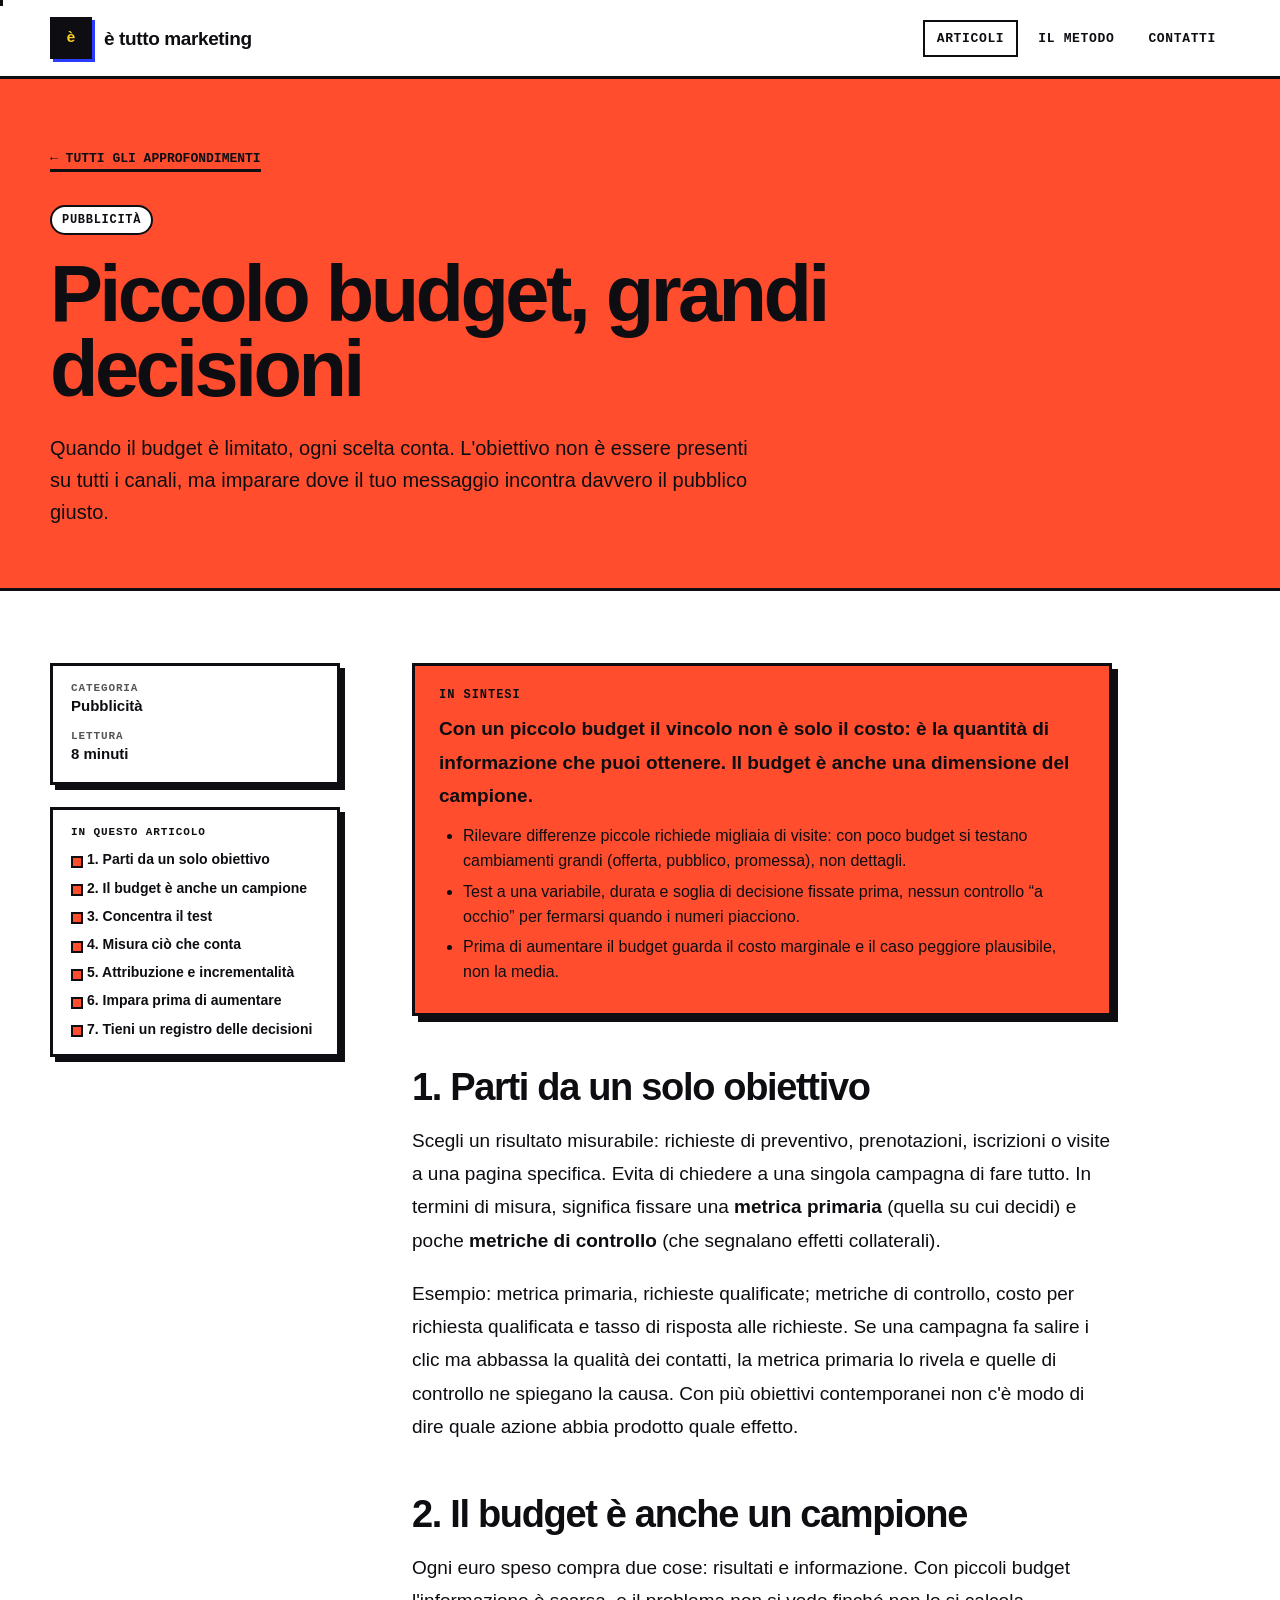
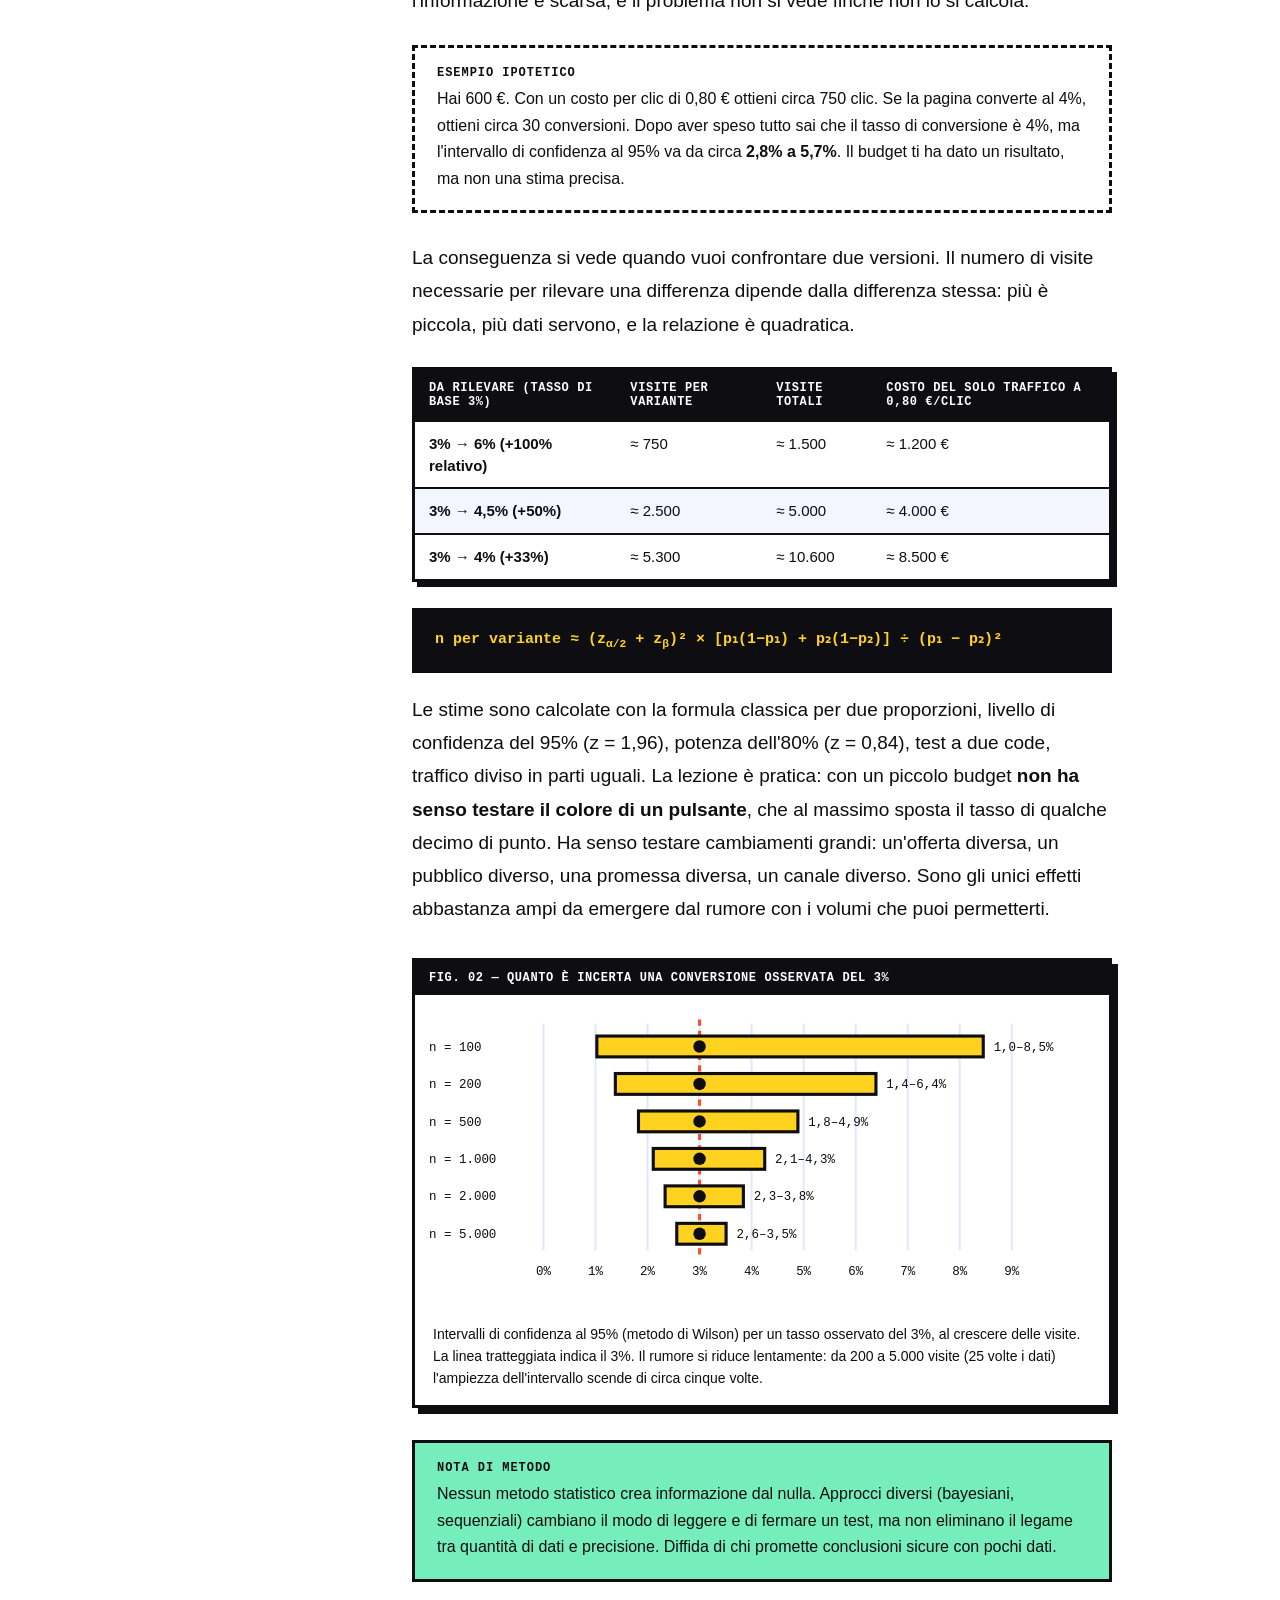
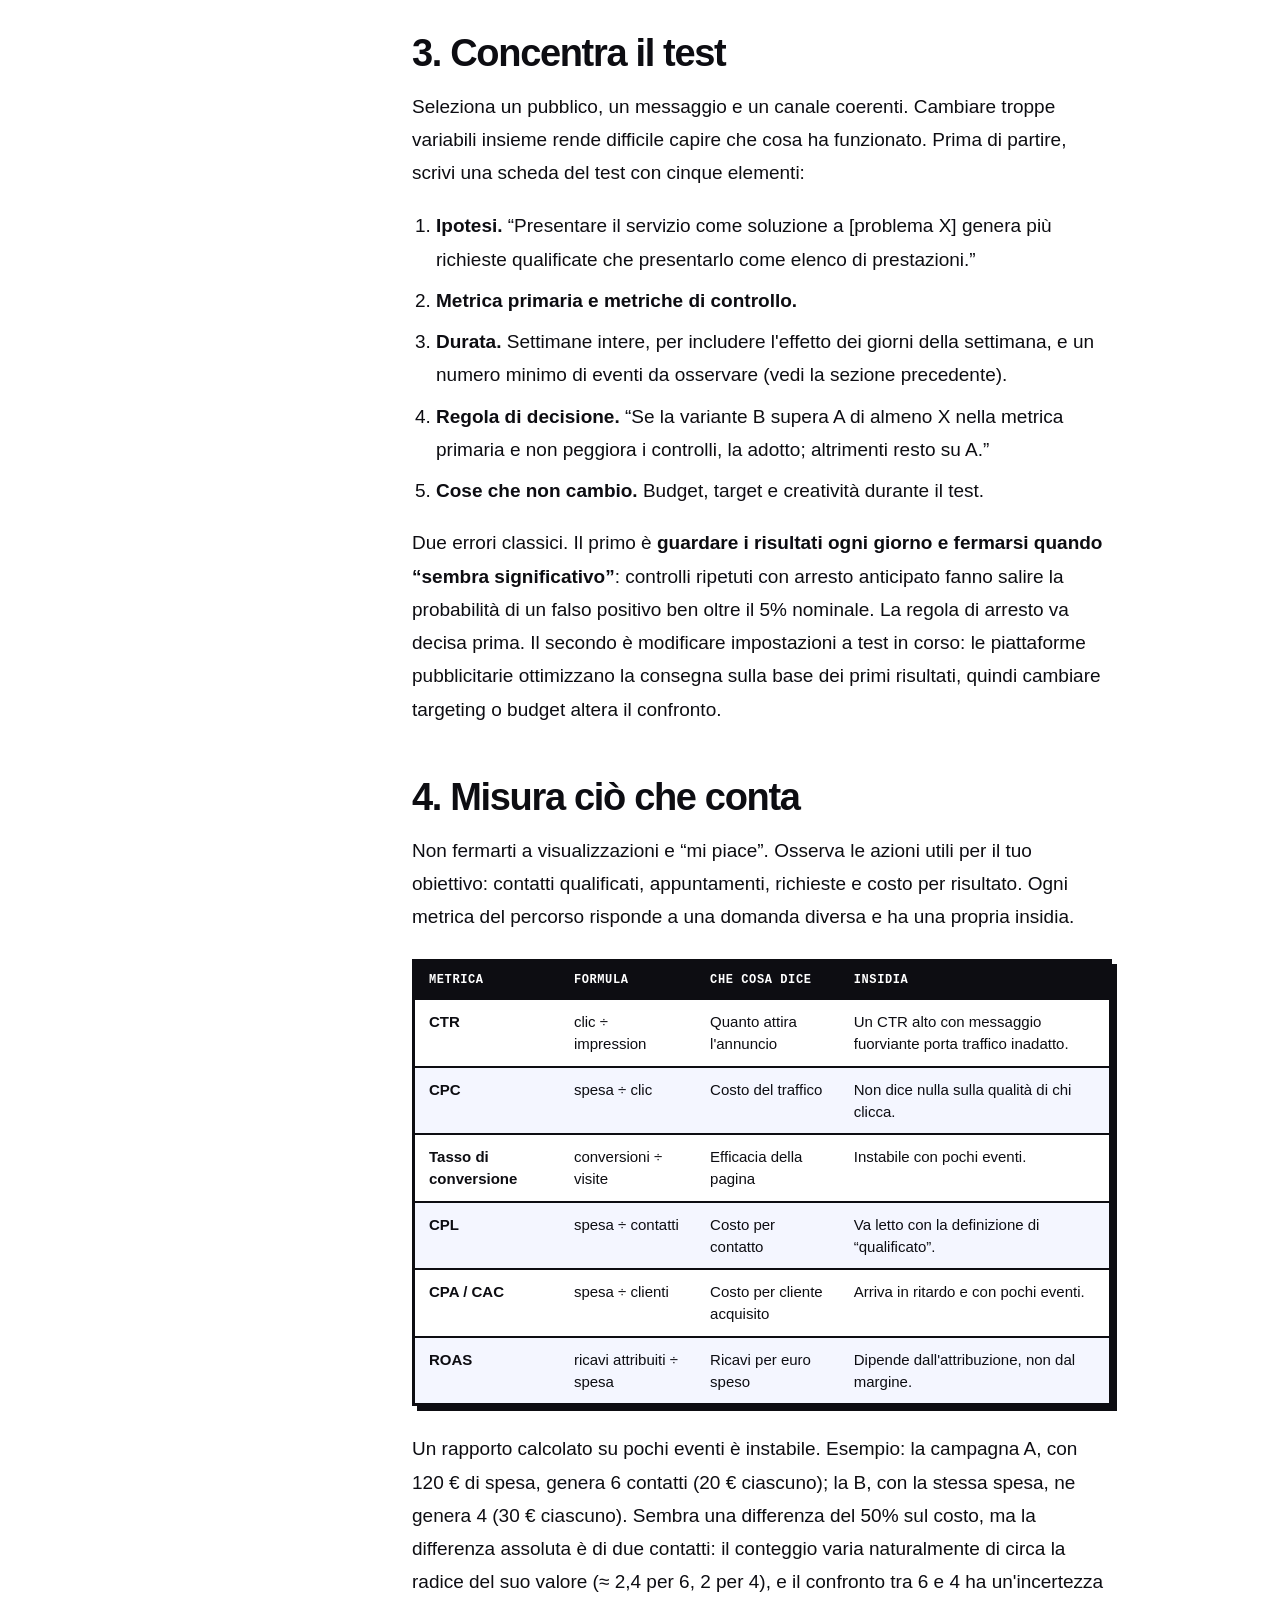
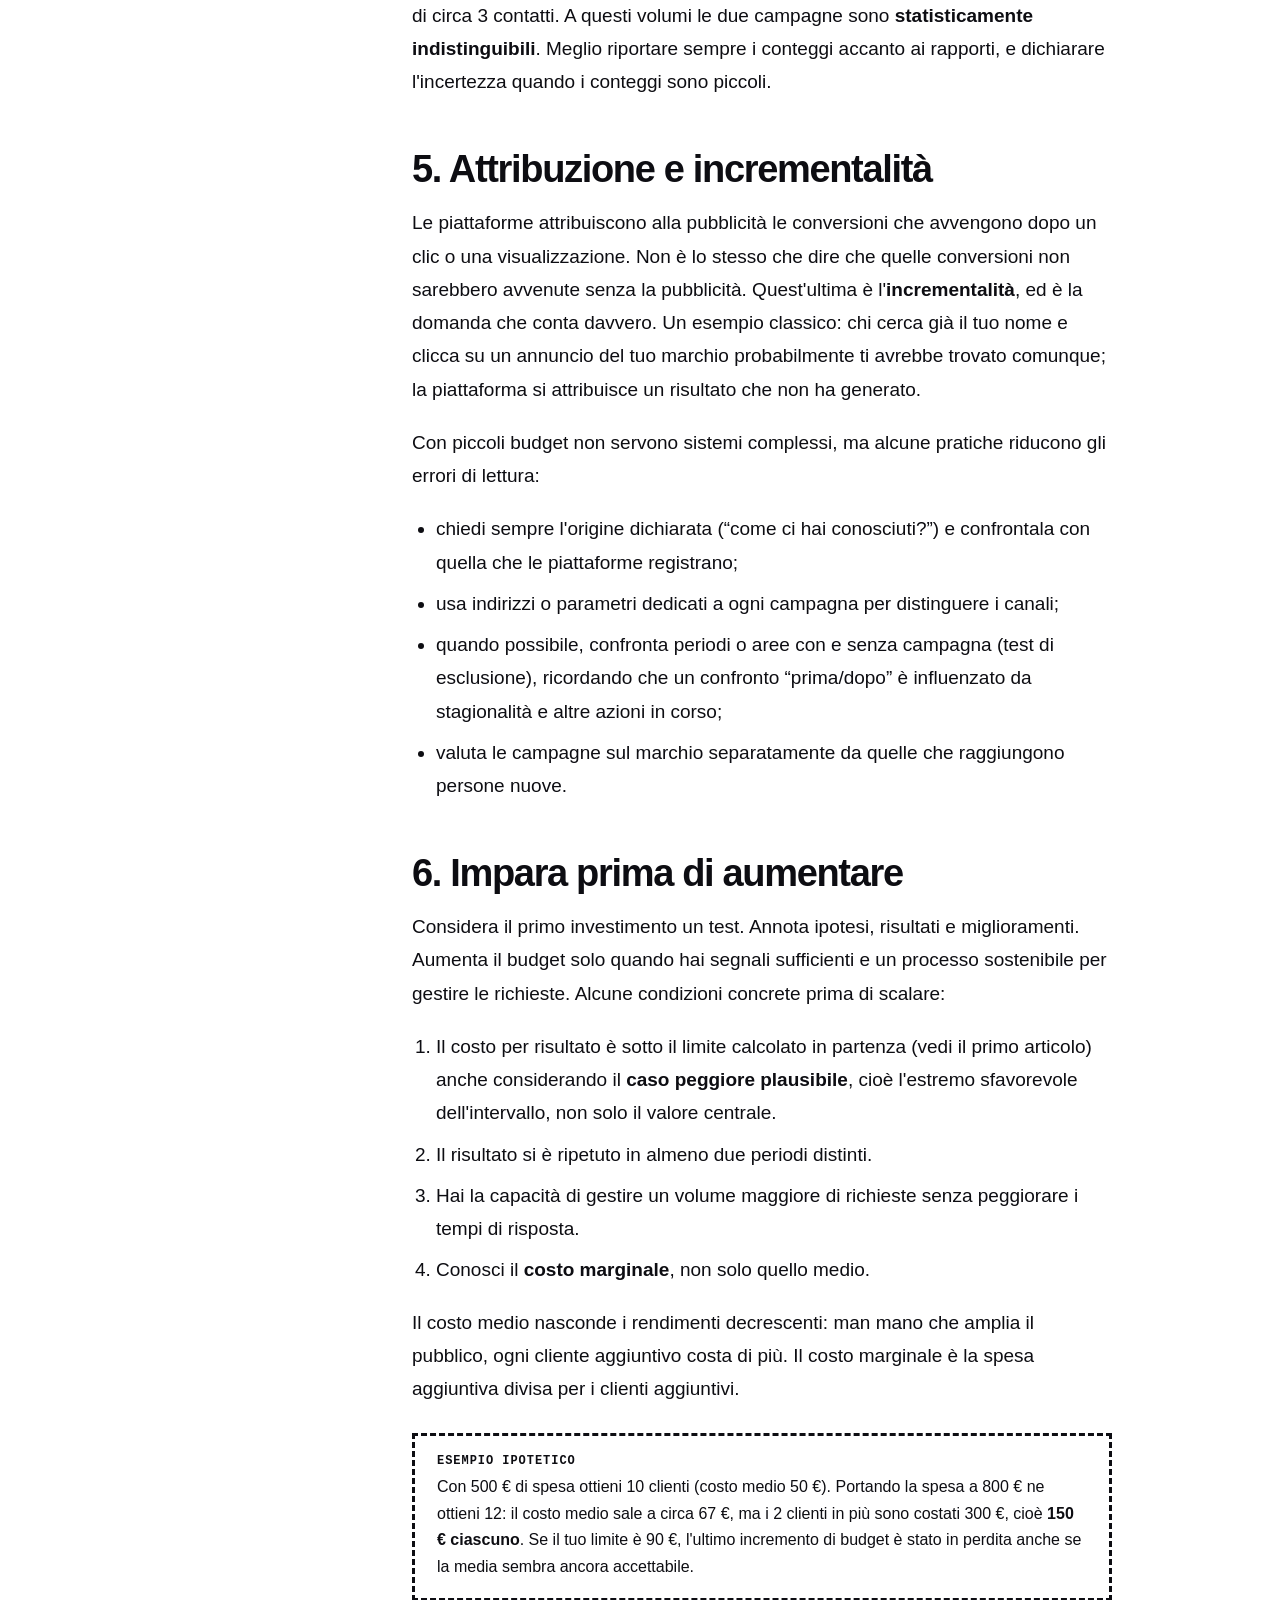
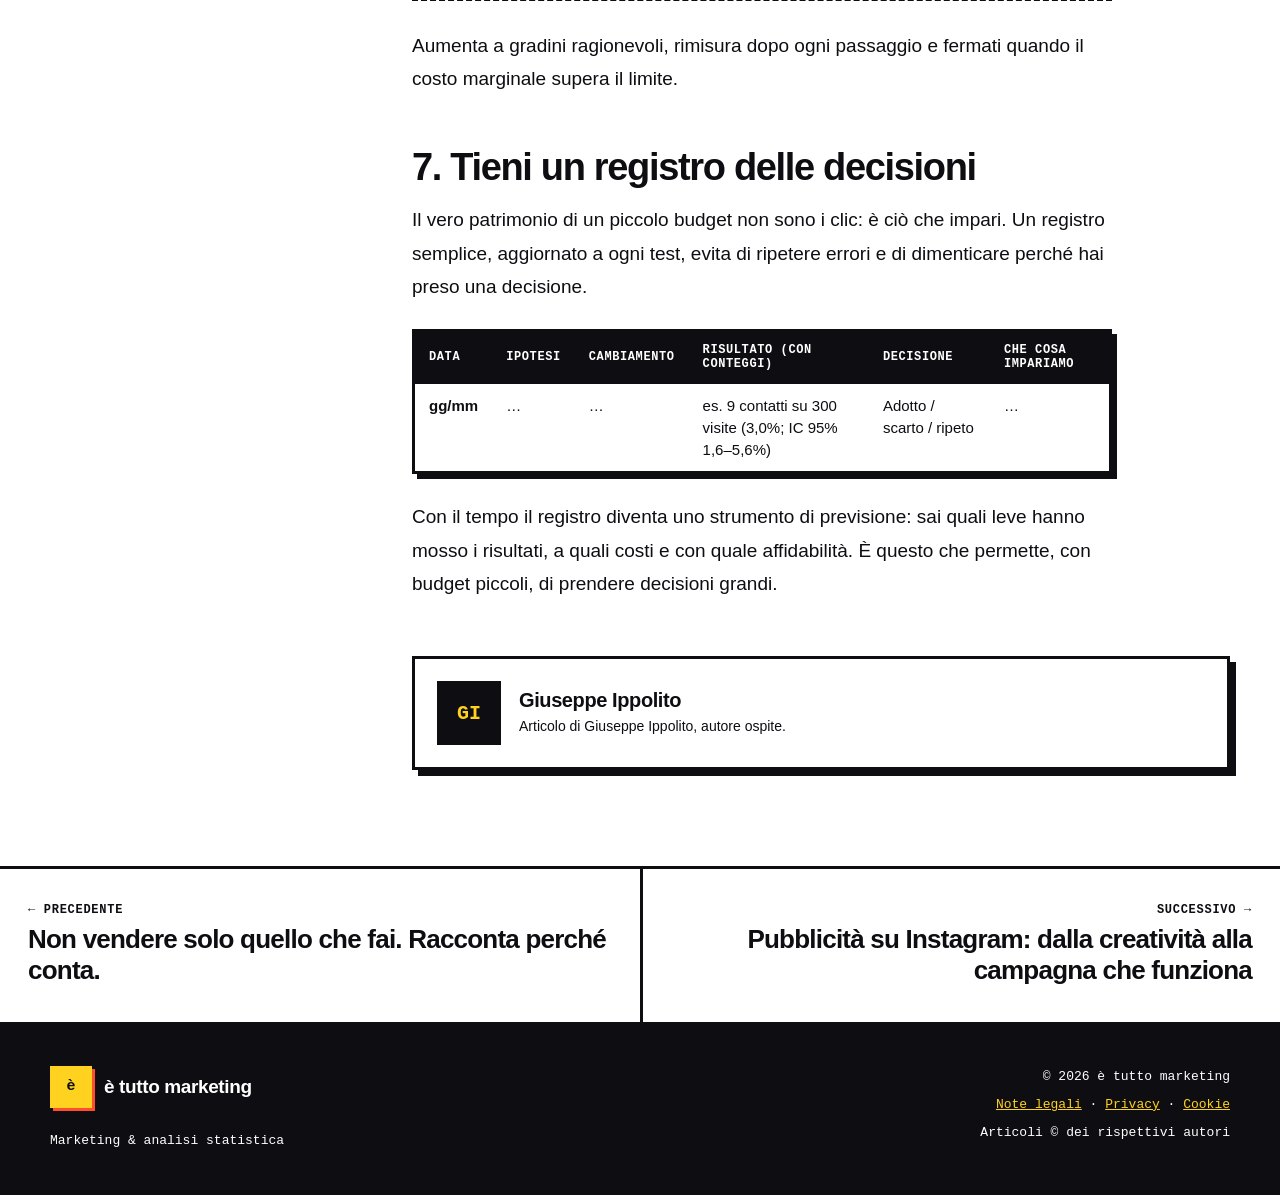
<file: articoli/piccolo-budget.html>
<!doctype html>
<html lang="it"><head><meta charset="utf-8"><meta name="viewport" content="width=device-width, initial-scale=1">
<meta name="robots" content="noindex, nofollow, noarchive, nosnippet, noimageindex">
<meta name="googlebot" content="noindex, nofollow">
<meta name="description" content="Quando il budget è limitato, ogni scelta conta. L&#x27;obiettivo non è essere presenti su tutti i canali, ma imparare dove il tuo messaggio incontra davvero il pubblico giusto.">
<title>Piccolo budget, grandi decisioni — è tutto marketing</title>
<link rel="stylesheet" href="../styles.css"><style>:root{--accent:#ff4d2e}</style></head>
<body>
<a class="skip" href="#main">Vai al contenuto</a>
<header class="topbar"><div class="wrap nav">
<a class="brand" href="../index.html" aria-label="è tutto marketing — home"><i>è</i>è tutto marketing</a>
<nav class="links" id="links" aria-label="Principale"><a href="../index.html#articoli" aria-current="page">Articoli</a><a href="../index.html#metodo">Il metodo</a><a href="../index.html#contatti">Contatti</a></nav>
<button class="menu" aria-expanded="false" aria-controls="links">Menu</button>
</div></header>

<div class="progress" aria-hidden="true"></div>
<main id="main">
<section class="art-hero"><div class="wrap">
<a class="back" href="../index.html#articoli">← Tutti gli approfondimenti</a><br>
<div style="margin-top:34px"><span class="tag">Pubblicità</span></div>
<h1>Piccolo budget, grandi decisioni</h1><p class="lead">Quando il budget è limitato, ogni scelta conta. L'obiettivo non è essere presenti su tutti i canali, ma imparare dove il tuo messaggio incontra davvero il pubblico giusto.</p></div></section>
<div class="wrap art-wrap">
<aside class="aside"><div class="box"><dl>
<div><dt>Categoria</dt><dd>Pubblicità</dd></div>
<div><dt>Lettura</dt><dd>8 minuti</dd></div></dl></div>
<div class="box toc-box"><h4>In questo articolo</h4><ul class="toc"><li><a href="#s1">1. Parti da un solo obiettivo</a></li><li><a href="#s2">2. Il budget è anche un campione</a></li><li><a href="#s3">3. Concentra il test</a></li><li><a href="#s4">4. Misura ciò che conta</a></li><li><a href="#s5">5. Attribuzione e incrementalità</a></li><li><a href="#s6">6. Impara prima di aumentare</a></li><li><a href="#s7">7. Tieni un registro delle decisioni</a></li></ul></div></aside>
<article><div class="body"><div class="key"><b>In sintesi</b><p>Con un piccolo budget il vincolo non è solo il costo: è la quantità di informazione che puoi ottenere. Il budget è anche una dimensione del campione.</p><ul><li>Rilevare differenze piccole richiede migliaia di visite: con poco budget si testano cambiamenti grandi (offerta, pubblico, promessa), non dettagli.</li><li>Test a una variabile, durata e soglia di decisione fissate prima, nessun controllo “a occhio” per fermarsi quando i numeri piacciono.</li><li>Prima di aumentare il budget guarda il costo marginale e il caso peggiore plausibile, non la media.</li></ul></div>
<h2 id="s1">1. Parti da un solo obiettivo</h2>
<p>Scegli un risultato misurabile: richieste di preventivo, prenotazioni, iscrizioni o visite a una pagina specifica. Evita di chiedere a una singola campagna di fare tutto. In termini di misura, significa fissare una <strong>metrica primaria</strong> (quella su cui decidi) e poche <strong>metriche di controllo</strong> (che segnalano effetti collaterali).</p>
<p>Esempio: metrica primaria, richieste qualificate; metriche di controllo, costo per richiesta qualificata e tasso di risposta alle richieste. Se una campagna fa salire i clic ma abbassa la qualità dei contatti, la metrica primaria lo rivela e quelle di controllo ne spiegano la causa. Con più obiettivi contemporanei non c'è modo di dire quale azione abbia prodotto quale effetto.</p>

<h2 id="s2">2. Il budget è anche un campione</h2>
<p>Ogni euro speso compra due cose: risultati e informazione. Con piccoli budget l'informazione è scarsa, e il problema non si vede finché non lo si calcola.</p>
<div class="ex"><b>Esempio ipotetico</b>
<p>Hai 600 €. Con un costo per clic di 0,80 € ottieni circa 750 clic. Se la pagina converte al 4%, ottieni circa 30 conversioni. Dopo aver speso tutto sai che il tasso di conversione è 4%, ma l'intervallo di confidenza al 95% va da circa <strong>2,8% a 5,7%</strong>. Il budget ti ha dato un risultato, ma non una stima precisa.</p></div>
<p>La conseguenza si vede quando vuoi confrontare due versioni. Il numero di visite necessarie per rilevare una differenza dipende dalla differenza stessa: più è piccola, più dati servono, e la relazione è quadratica.</p>
<div class="tblw"><table>
<thead><tr><th>Da rilevare (tasso di base 3%)</th><th>Visite per variante</th><th>Visite totali</th><th>Costo del solo traffico a 0,80 €/clic</th></tr></thead>
<tbody>
<tr><td>3% → 6% (+100% relativo)</td><td>≈ 750</td><td>≈ 1.500</td><td>≈ 1.200 €</td></tr>
<tr><td>3% → 4,5% (+50%)</td><td>≈ 2.500</td><td>≈ 5.000</td><td>≈ 4.000 €</td></tr>
<tr><td>3% → 4% (+33%)</td><td>≈ 5.300</td><td>≈ 10.600</td><td>≈ 8.500 €</td></tr>
</tbody></table></div>
<p class="formula">n per variante ≈ (z<sub>α/2</sub> + z<sub>β</sub>)² × [p₁(1−p₁) + p₂(1−p₂)] ÷ (p₁ − p₂)²</p>
<p>Le stime sono calcolate con la formula classica per due proporzioni, livello di confidenza del 95% (z = 1,96), potenza dell'80% (z = 0,84), test a due code, traffico diviso in parti uguali. La lezione è pratica: con un piccolo budget <strong>non ha senso testare il colore di un pulsante</strong>, che al massimo sposta il tasso di qualche decimo di punto. Ha senso testare cambiamenti grandi: un'offerta diversa, un pubblico diverso, una promessa diversa, un canale diverso. Sono gli unici effetti abbastanza ampi da emergere dal rumore con i volumi che puoi permetterti.</p>
<figure class="fig">
<div class="figbar">fig. 02 — Quanto è incerta una conversione osservata del 3%</div>
<svg viewBox="0 0 640 290" role="img" aria-label="Intervalli di confidenza al 95% per una conversione osservata del 3%, al crescere delle visite"><g font-family="ui-monospace,Menlo,Consolas,monospace" font-size="12" fill="#0d0d12"><line x1="110" y1="14" x2="110" y2="232" stroke="#e4e7fb" stroke-width="2"/><text x="110" y="256" text-anchor="middle">0%</text><line x1="160" y1="14" x2="160" y2="232" stroke="#e4e7fb" stroke-width="2"/><text x="160" y="256" text-anchor="middle">1%</text><line x1="210" y1="14" x2="210" y2="232" stroke="#e4e7fb" stroke-width="2"/><text x="210" y="256" text-anchor="middle">2%</text><line x1="260" y1="14" x2="260" y2="232" stroke="#e4e7fb" stroke-width="2"/><text x="260" y="256" text-anchor="middle">3%</text><line x1="310" y1="14" x2="310" y2="232" stroke="#e4e7fb" stroke-width="2"/><text x="310" y="256" text-anchor="middle">4%</text><line x1="360" y1="14" x2="360" y2="232" stroke="#e4e7fb" stroke-width="2"/><text x="360" y="256" text-anchor="middle">5%</text><line x1="410" y1="14" x2="410" y2="232" stroke="#e4e7fb" stroke-width="2"/><text x="410" y="256" text-anchor="middle">6%</text><line x1="460" y1="14" x2="460" y2="232" stroke="#e4e7fb" stroke-width="2"/><text x="460" y="256" text-anchor="middle">7%</text><line x1="510" y1="14" x2="510" y2="232" stroke="#e4e7fb" stroke-width="2"/><text x="510" y="256" text-anchor="middle">8%</text><line x1="560" y1="14" x2="560" y2="232" stroke="#e4e7fb" stroke-width="2"/><text x="560" y="256" text-anchor="middle">9%</text><line x1="260" y1="10" x2="260" y2="236" stroke="#ff4d2e" stroke-width="3" stroke-dasharray="6 5"/><text x="0" y="40">n = 100</text><rect x="161.3" y="26" width="371.3" height="20" fill="#ffd21f" stroke="#0d0d12" stroke-width="3"/><circle cx="260" cy="36" r="6" fill="#0d0d12"/><text x="542.6" y="40">1,0–8,5%</text><text x="0" y="76">n = 200</text><rect x="179.1" y="62" width="250.4" height="20" fill="#ffd21f" stroke="#0d0d12" stroke-width="3"/><circle cx="260" cy="72" r="6" fill="#0d0d12"/><text x="439.5" y="76">1,4–6,4%</text><text x="0" y="112">n = 500</text><rect x="201.3" y="98" width="153.2" height="20" fill="#ffd21f" stroke="#0d0d12" stroke-width="3"/><circle cx="260" cy="108" r="6" fill="#0d0d12"/><text x="364.5" y="112">1,8–4,9%</text><text x="0" y="148">n = 1.000</text><rect x="215.5" y="134" width="107.1" height="20" fill="#ffd21f" stroke="#0d0d12" stroke-width="3"/><circle cx="260" cy="144" r="6" fill="#0d0d12"/><text x="332.5" y="148">2,1–4,3%</text><text x="0" y="184">n = 2.000</text><rect x="226.9" y="170" width="75.2" height="20" fill="#ffd21f" stroke="#0d0d12" stroke-width="3"/><circle cx="260" cy="180" r="6" fill="#0d0d12"/><text x="312.1" y="184">2,3–3,8%</text><text x="0" y="220">n = 5.000</text><rect x="238.1" y="206" width="47.4" height="20" fill="#ffd21f" stroke="#0d0d12" stroke-width="3"/><circle cx="260" cy="216" r="6" fill="#0d0d12"/><text x="295.5" y="220">2,6–3,5%</text></g></svg>
<figcaption>Intervalli di confidenza al 95% (metodo di Wilson) per un tasso osservato del 3%, al crescere delle visite. La linea tratteggiata indica il 3%. Il rumore si riduce lentamente: da 200 a 5.000 visite (25 volte i dati) l'ampiezza dell'intervallo scende di circa cinque volte.</figcaption>
</figure>
<div class="note"><b>Nota di metodo</b><p>Nessun metodo statistico crea informazione dal nulla. Approcci diversi (bayesiani, sequenziali) cambiano il modo di leggere e di fermare un test, ma non eliminano il legame tra quantità di dati e precisione. Diffida di chi promette conclusioni sicure con pochi dati.</p></div>

<h2 id="s3">3. Concentra il test</h2>
<p>Seleziona un pubblico, un messaggio e un canale coerenti. Cambiare troppe variabili insieme rende difficile capire che cosa ha funzionato. Prima di partire, scrivi una scheda del test con cinque elementi:</p>
<ol>
<li><strong>Ipotesi.</strong> “Presentare il servizio come soluzione a [problema X] genera più richieste qualificate che presentarlo come elenco di prestazioni.”</li>
<li><strong>Metrica primaria e metriche di controllo.</strong></li>
<li><strong>Durata.</strong> Settimane intere, per includere l'effetto dei giorni della settimana, e un numero minimo di eventi da osservare (vedi la sezione precedente).</li>
<li><strong>Regola di decisione.</strong> “Se la variante B supera A di almeno X nella metrica primaria e non peggiora i controlli, la adotto; altrimenti resto su A.”</li>
<li><strong>Cose che non cambio.</strong> Budget, target e creatività durante il test.</li>
</ol>
<p>Due errori classici. Il primo è <strong>guardare i risultati ogni giorno e fermarsi quando “sembra significativo”</strong>: controlli ripetuti con arresto anticipato fanno salire la probabilità di un falso positivo ben oltre il 5% nominale. La regola di arresto va decisa prima. Il secondo è modificare impostazioni a test in corso: le piattaforme pubblicitarie ottimizzano la consegna sulla base dei primi risultati, quindi cambiare targeting o budget altera il confronto.</p>

<h2 id="s4">4. Misura ciò che conta</h2>
<p>Non fermarti a visualizzazioni e “mi piace”. Osserva le azioni utili per il tuo obiettivo: contatti qualificati, appuntamenti, richieste e costo per risultato. Ogni metrica del percorso risponde a una domanda diversa e ha una propria insidia.</p>
<div class="tblw"><table>
<thead><tr><th>Metrica</th><th>Formula</th><th>Che cosa dice</th><th>Insidia</th></tr></thead>
<tbody>
<tr><td>CTR</td><td>clic ÷ impression</td><td>Quanto attira l'annuncio</td><td>Un CTR alto con messaggio fuorviante porta traffico inadatto.</td></tr>
<tr><td>CPC</td><td>spesa ÷ clic</td><td>Costo del traffico</td><td>Non dice nulla sulla qualità di chi clicca.</td></tr>
<tr><td>Tasso di conversione</td><td>conversioni ÷ visite</td><td>Efficacia della pagina</td><td>Instabile con pochi eventi.</td></tr>
<tr><td>CPL</td><td>spesa ÷ contatti</td><td>Costo per contatto</td><td>Va letto con la definizione di “qualificato”.</td></tr>
<tr><td>CPA / CAC</td><td>spesa ÷ clienti</td><td>Costo per cliente acquisito</td><td>Arriva in ritardo e con pochi eventi.</td></tr>
<tr><td>ROAS</td><td>ricavi attribuiti ÷ spesa</td><td>Ricavi per euro speso</td><td>Dipende dall'attribuzione, non dal margine.</td></tr>
</tbody></table></div>
<p>Un rapporto calcolato su pochi eventi è instabile. Esempio: la campagna A, con 120 € di spesa, genera 6 contatti (20 € ciascuno); la B, con la stessa spesa, ne genera 4 (30 € ciascuno). Sembra una differenza del 50% sul costo, ma la differenza assoluta è di due contatti: il conteggio varia naturalmente di circa la radice del suo valore (≈ 2,4 per 6, 2 per 4), e il confronto tra 6 e 4 ha un'incertezza di circa 3 contatti. A questi volumi le due campagne sono <strong>statisticamente indistinguibili</strong>. Meglio riportare sempre i conteggi accanto ai rapporti, e dichiarare l'incertezza quando i conteggi sono piccoli.</p>

<h2 id="s5">5. Attribuzione e incrementalità</h2>
<p>Le piattaforme attribuiscono alla pubblicità le conversioni che avvengono dopo un clic o una visualizzazione. Non è lo stesso che dire che quelle conversioni non sarebbero avvenute senza la pubblicità. Quest'ultima è l'<strong>incrementalità</strong>, ed è la domanda che conta davvero. Un esempio classico: chi cerca già il tuo nome e clicca su un annuncio del tuo marchio probabilmente ti avrebbe trovato comunque; la piattaforma si attribuisce un risultato che non ha generato.</p>
<p>Con piccoli budget non servono sistemi complessi, ma alcune pratiche riducono gli errori di lettura:</p>
<ul>
<li>chiedi sempre l'origine dichiarata (“come ci hai conosciuti?”) e confrontala con quella che le piattaforme registrano;</li>
<li>usa indirizzi o parametri dedicati a ogni campagna per distinguere i canali;</li>
<li>quando possibile, confronta periodi o aree con e senza campagna (test di esclusione), ricordando che un confronto “prima/dopo” è influenzato da stagionalità e altre azioni in corso;</li>
<li>valuta le campagne sul marchio separatamente da quelle che raggiungono persone nuove.</li>
</ul>

<h2 id="s6">6. Impara prima di aumentare</h2>
<p>Considera il primo investimento un test. Annota ipotesi, risultati e miglioramenti. Aumenta il budget solo quando hai segnali sufficienti e un processo sostenibile per gestire le richieste. Alcune condizioni concrete prima di scalare:</p>
<ol>
<li>Il costo per risultato è sotto il limite calcolato in partenza (vedi il primo articolo) anche considerando il <strong>caso peggiore plausibile</strong>, cioè l'estremo sfavorevole dell'intervallo, non solo il valore centrale.</li>
<li>Il risultato si è ripetuto in almeno due periodi distinti.</li>
<li>Hai la capacità di gestire un volume maggiore di richieste senza peggiorare i tempi di risposta.</li>
<li>Conosci il <strong>costo marginale</strong>, non solo quello medio.</li>
</ol>
<p>Il costo medio nasconde i rendimenti decrescenti: man mano che amplia il pubblico, ogni cliente aggiuntivo costa di più. Il costo marginale è la spesa aggiuntiva divisa per i clienti aggiuntivi.</p>
<div class="ex"><b>Esempio ipotetico</b>
<p>Con 500 € di spesa ottieni 10 clienti (costo medio 50 €). Portando la spesa a 800 € ne ottieni 12: il costo medio sale a circa 67 €, ma i 2 clienti in più sono costati 300 €, cioè <strong>150 € ciascuno</strong>. Se il tuo limite è 90 €, l'ultimo incremento di budget è stato in perdita anche se la media sembra ancora accettabile.</p></div>
<p>Aumenta a gradini ragionevoli, rimisura dopo ogni passaggio e fermati quando il costo marginale supera il limite.</p>

<h2 id="s7">7. Tieni un registro delle decisioni</h2>
<p>Il vero patrimonio di un piccolo budget non sono i clic: è ciò che impari. Un registro semplice, aggiornato a ogni test, evita di ripetere errori e di dimenticare perché hai preso una decisione.</p>
<div class="tblw"><table>
<thead><tr><th>Data</th><th>Ipotesi</th><th>Cambiamento</th><th>Risultato (con conteggi)</th><th>Decisione</th><th>Che cosa impariamo</th></tr></thead>
<tbody>
<tr><td>gg/mm</td><td>…</td><td>…</td><td>es. 9 contatti su 300 visite (3,0%; IC 95% 1,6–5,6%)</td><td>Adotto / scarto / ripeto</td><td>…</td></tr>
</tbody></table></div>
<p>Con il tempo il registro diventa uno strumento di previsione: sai quali leve hanno mosso i risultati, a quali costi e con quale affidabilità. È questo che permette, con budget piccoli, di prendere decisioni grandi.</p>
</div>
<div class="author"><i>GI</i><div><strong>Giuseppe Ippolito</strong><span>Articolo di Giuseppe Ippolito, autore ospite.</span></div></div></article>
</div>
<nav class="pager" aria-label="Altri articoli"><a href="comunicare-il-valore.html"><small>← Precedente</small><strong>Non vendere solo quello che fai. Racconta perché conta.</strong></a><a href="pubblicita-instagram.html"><small>Successivo →</small><strong>Pubblicità su Instagram: dalla creatività alla campagna che funziona</strong></a></nav>
</main>
<footer class="footer"><div class="wrap">
<div><a class="brand" href="../index.html"><i>è</i>è tutto marketing</a><br>Marketing &amp; analisi statistica</div>
<div class="col"><span>© 2026 è tutto marketing</span><span><a href="../note-legali.html">Note legali</a> · <a href="../note-legali.html#privacy">Privacy</a> · <a href="../note-legali.html#cookie">Cookie</a></span><span>Articoli © dei rispettivi autori</span></div>
</div></footer>
<script src="../script.js"></script></body></html>
</file>
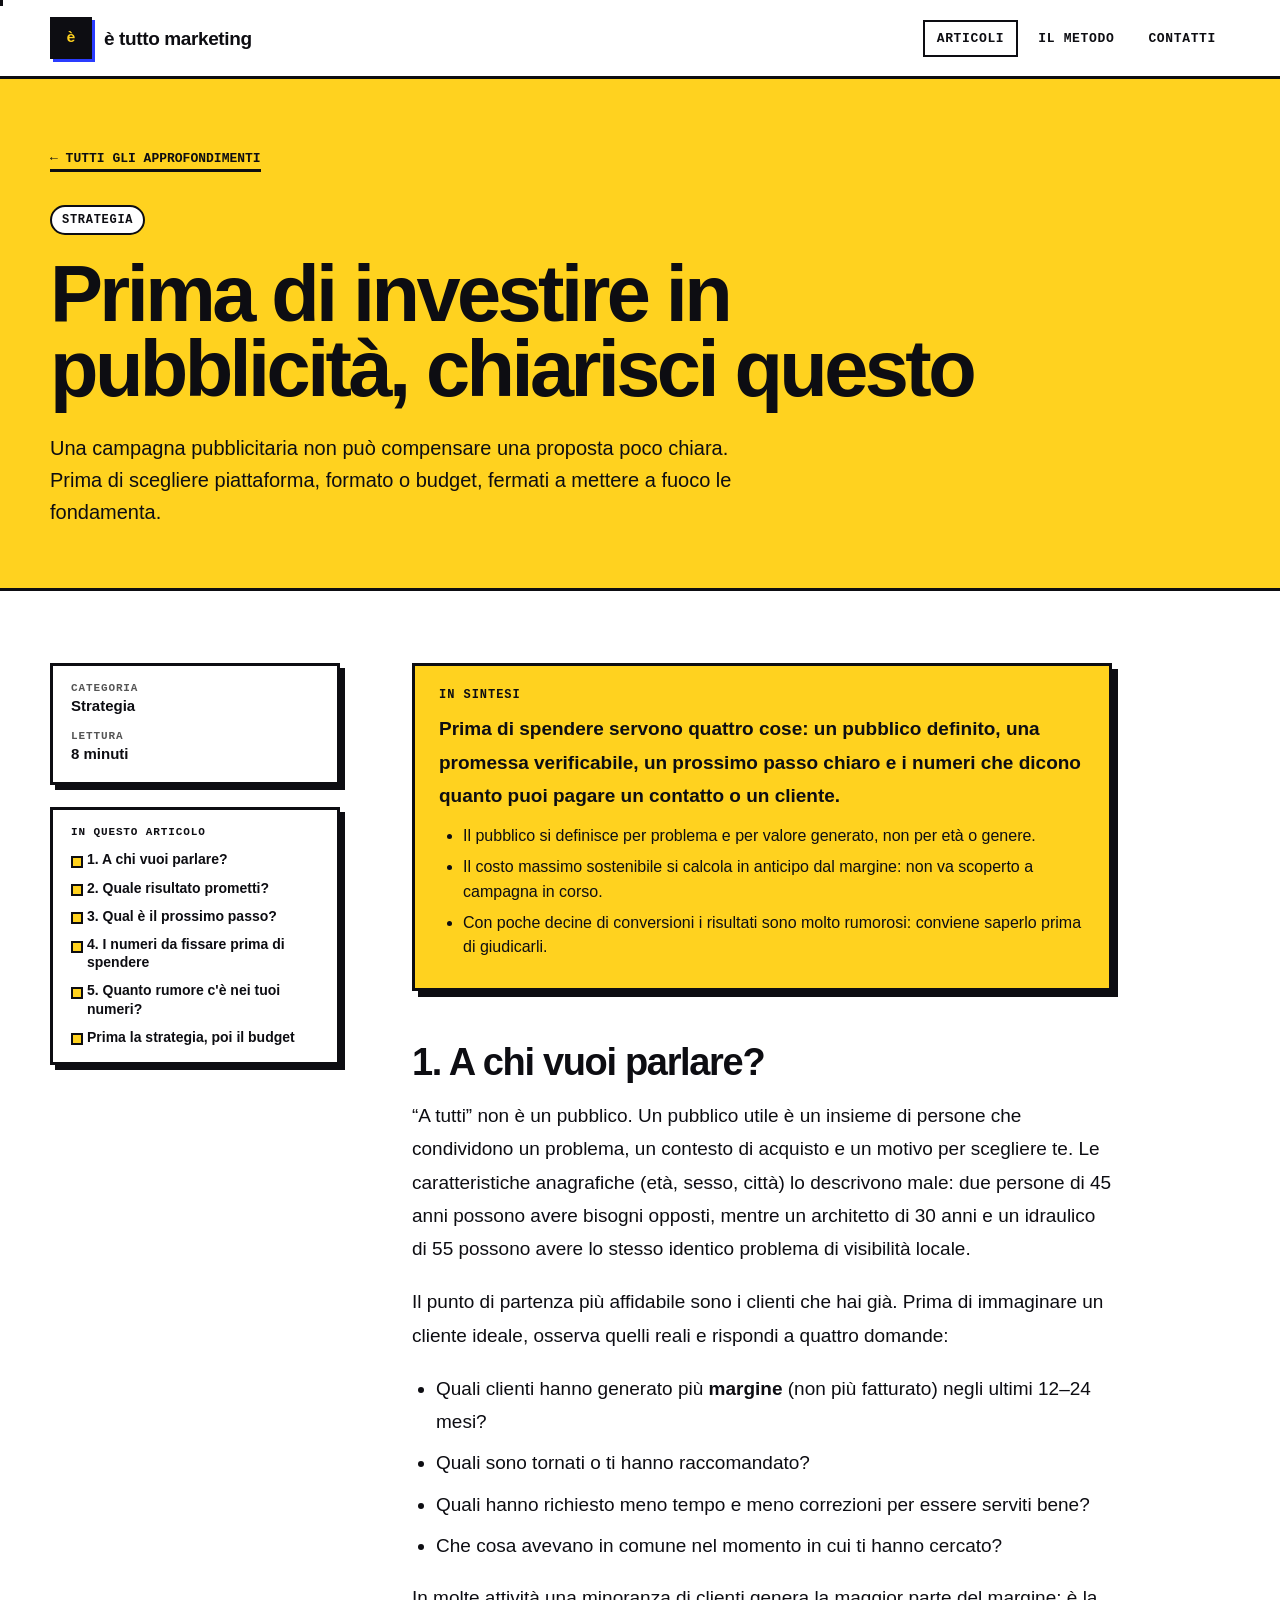
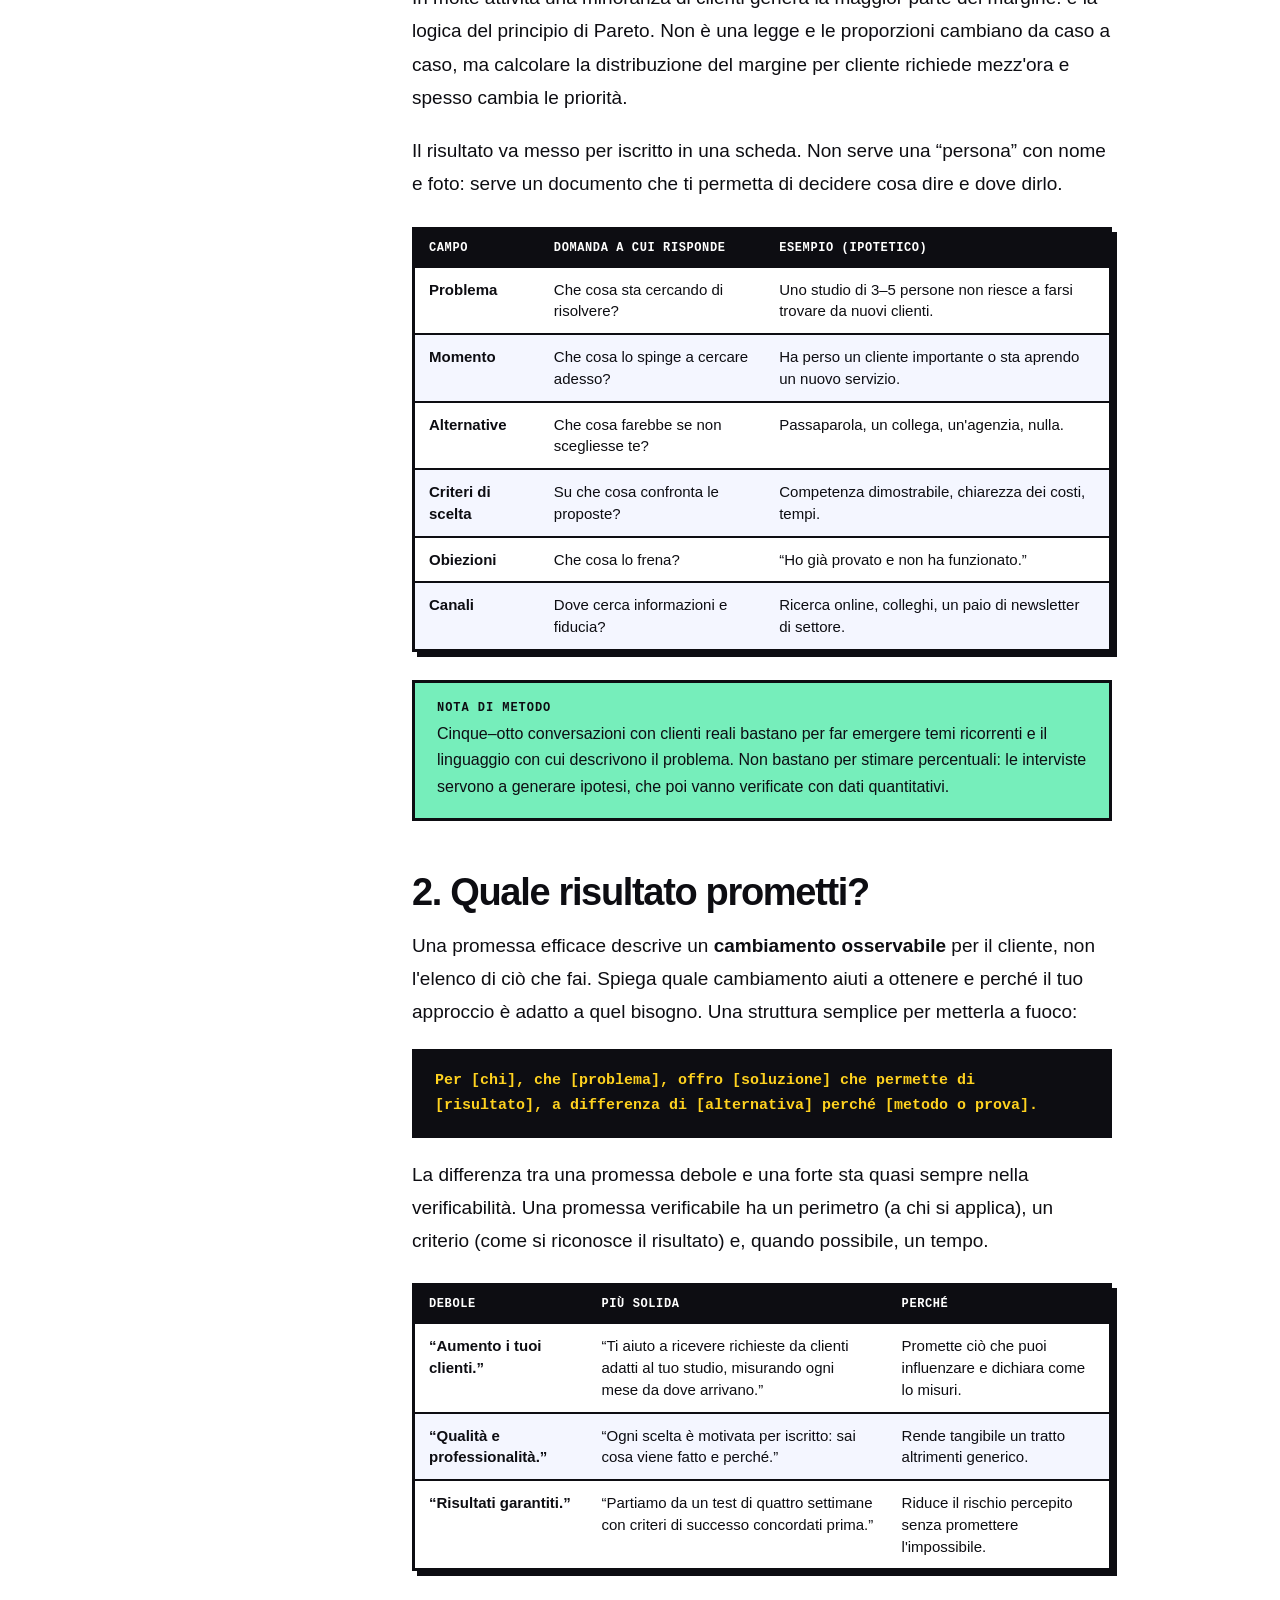
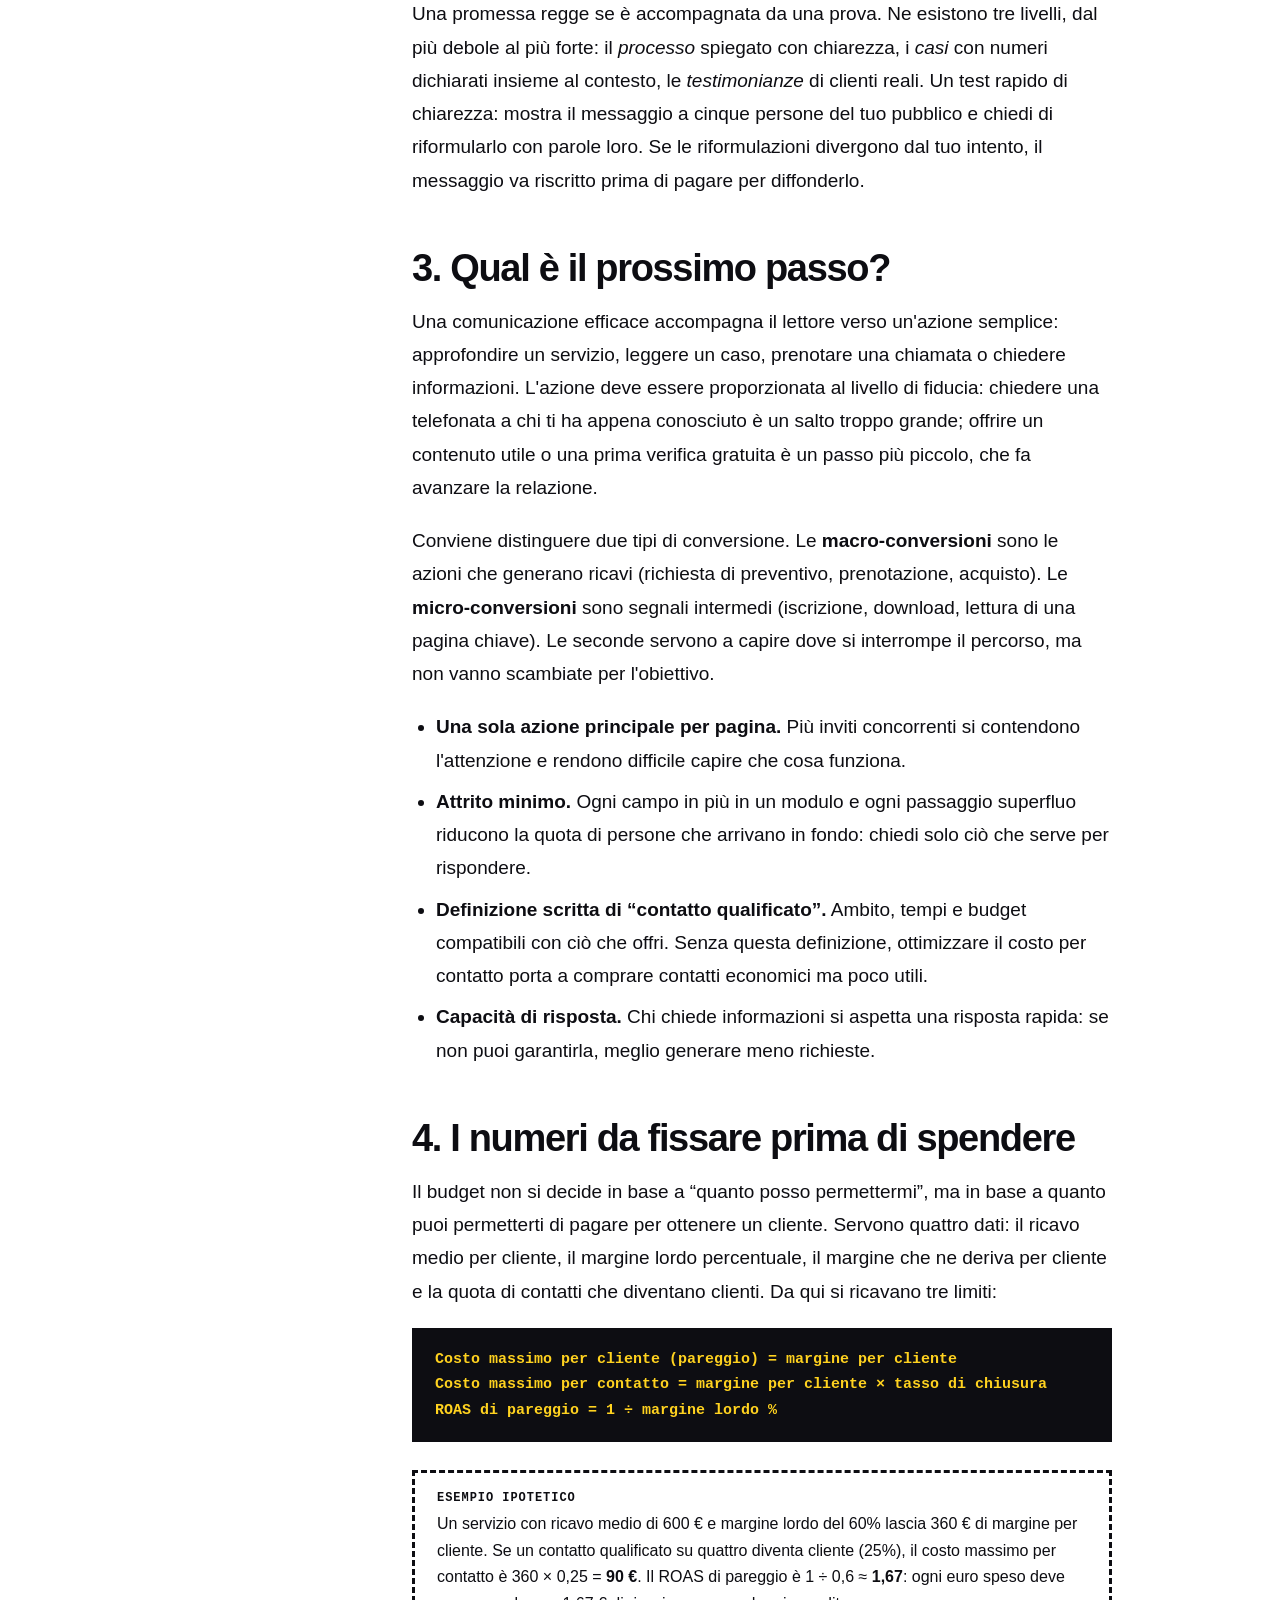
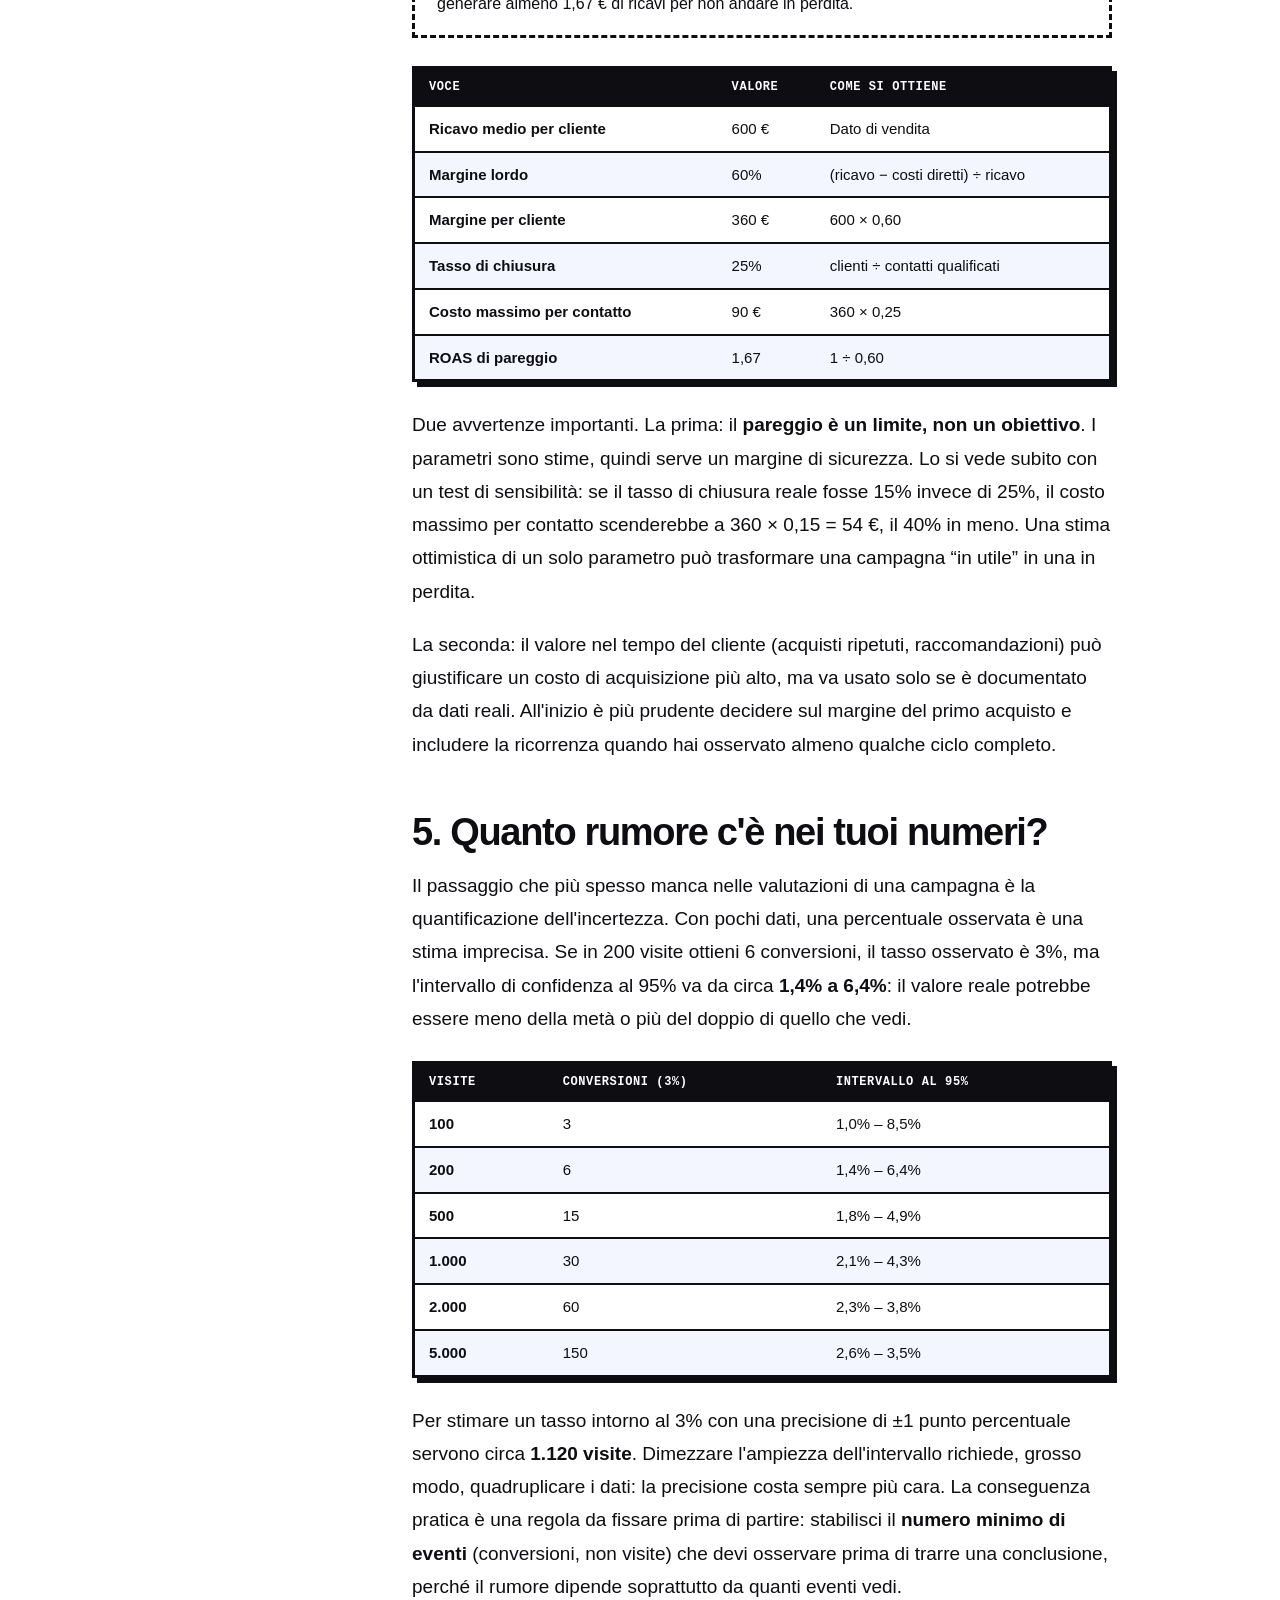
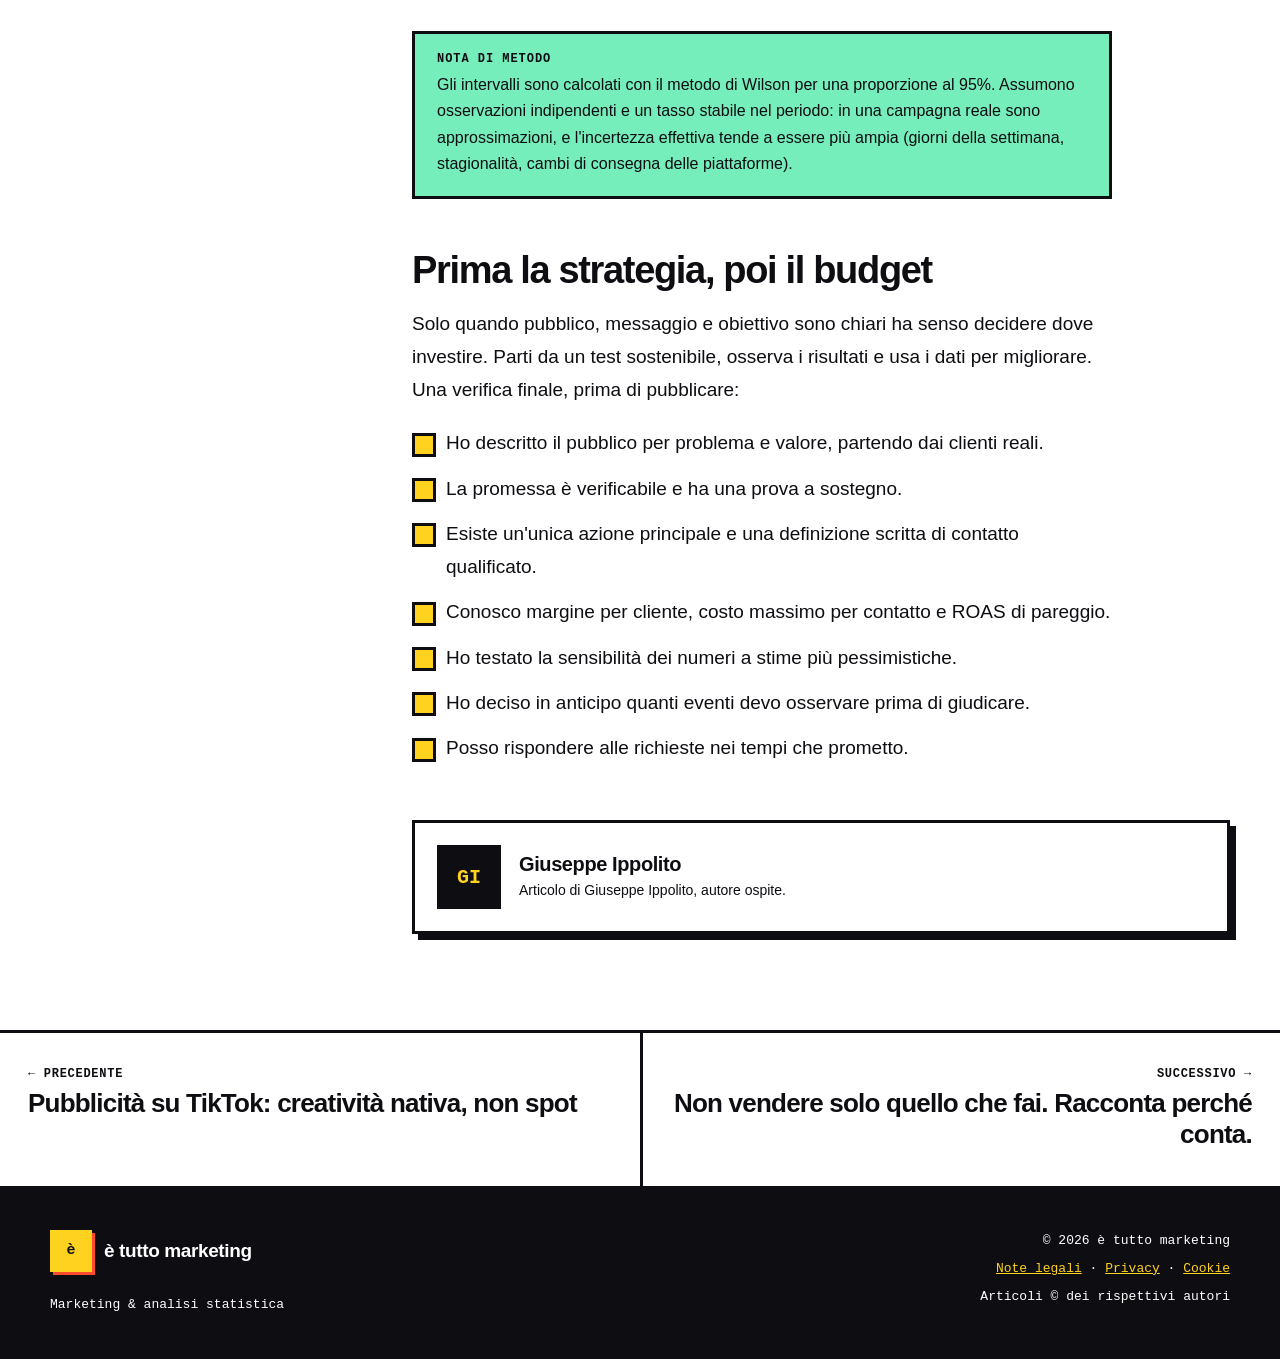
<file: articoli/prima-della-pubblicita.html>
<!doctype html>
<html lang="it"><head><meta charset="utf-8"><meta name="viewport" content="width=device-width, initial-scale=1">
<meta name="robots" content="noindex, nofollow, noarchive, nosnippet, noimageindex">
<meta name="googlebot" content="noindex, nofollow">
<meta name="description" content="Una campagna pubblicitaria non può compensare una proposta poco chiara. Prima di scegliere piattaforma, formato o budget, fermati a mettere a fuoco le fondamenta.">
<title>Prima di investire in pubblicità, chiarisci questo — è tutto marketing</title>
<link rel="stylesheet" href="../styles.css"><style>:root{--accent:#ffd21f}</style></head>
<body>
<a class="skip" href="#main">Vai al contenuto</a>
<header class="topbar"><div class="wrap nav">
<a class="brand" href="../index.html" aria-label="è tutto marketing — home"><i>è</i>è tutto marketing</a>
<nav class="links" id="links" aria-label="Principale"><a href="../index.html#articoli" aria-current="page">Articoli</a><a href="../index.html#metodo">Il metodo</a><a href="../index.html#contatti">Contatti</a></nav>
<button class="menu" aria-expanded="false" aria-controls="links">Menu</button>
</div></header>

<div class="progress" aria-hidden="true"></div>
<main id="main">
<section class="art-hero"><div class="wrap">
<a class="back" href="../index.html#articoli">← Tutti gli approfondimenti</a><br>
<div style="margin-top:34px"><span class="tag">Strategia</span></div>
<h1>Prima di investire in pubblicità, chiarisci questo</h1><p class="lead">Una campagna pubblicitaria non può compensare una proposta poco chiara. Prima di scegliere piattaforma, formato o budget, fermati a mettere a fuoco le fondamenta.</p></div></section>
<div class="wrap art-wrap">
<aside class="aside"><div class="box"><dl>
<div><dt>Categoria</dt><dd>Strategia</dd></div>
<div><dt>Lettura</dt><dd>8 minuti</dd></div></dl></div>
<div class="box toc-box"><h4>In questo articolo</h4><ul class="toc"><li><a href="#s1">1. A chi vuoi parlare?</a></li><li><a href="#s2">2. Quale risultato prometti?</a></li><li><a href="#s3">3. Qual è il prossimo passo?</a></li><li><a href="#s4">4. I numeri da fissare prima di spendere</a></li><li><a href="#s5">5. Quanto rumore c'è nei tuoi numeri?</a></li><li><a href="#s6">Prima la strategia, poi il budget</a></li></ul></div></aside>
<article><div class="body"><div class="key"><b>In sintesi</b><p>Prima di spendere servono quattro cose: un pubblico definito, una promessa verificabile, un prossimo passo chiaro e i numeri che dicono quanto puoi pagare un contatto o un cliente.</p><ul><li>Il pubblico si definisce per problema e per valore generato, non per età o genere.</li><li>Il costo massimo sostenibile si calcola in anticipo dal margine: non va scoperto a campagna in corso.</li><li>Con poche decine di conversioni i risultati sono molto rumorosi: conviene saperlo prima di giudicarli.</li></ul></div>
<h2 id="s1">1. A chi vuoi parlare?</h2>
<p>“A tutti” non è un pubblico. Un pubblico utile è un insieme di persone che condividono un problema, un contesto di acquisto e un motivo per scegliere te. Le caratteristiche anagrafiche (età, sesso, città) lo descrivono male: due persone di 45 anni possono avere bisogni opposti, mentre un architetto di 30 anni e un idraulico di 55 possono avere lo stesso identico problema di visibilità locale.</p>
<p>Il punto di partenza più affidabile sono i clienti che hai già. Prima di immaginare un cliente ideale, osserva quelli reali e rispondi a quattro domande:</p>
<ul>
<li>Quali clienti hanno generato più <strong>margine</strong> (non più fatturato) negli ultimi 12–24 mesi?</li>
<li>Quali sono tornati o ti hanno raccomandato?</li>
<li>Quali hanno richiesto meno tempo e meno correzioni per essere serviti bene?</li>
<li>Che cosa avevano in comune nel momento in cui ti hanno cercato?</li>
</ul>
<p>In molte attività una minoranza di clienti genera la maggior parte del margine: è la logica del principio di Pareto. Non è una legge e le proporzioni cambiano da caso a caso, ma calcolare la distribuzione del margine per cliente richiede mezz'ora e spesso cambia le priorità.</p>
<p>Il risultato va messo per iscritto in una scheda. Non serve una “persona” con nome e foto: serve un documento che ti permetta di decidere cosa dire e dove dirlo.</p>
<div class="tblw"><table>
<thead><tr><th>Campo</th><th>Domanda a cui risponde</th><th>Esempio (ipotetico)</th></tr></thead>
<tbody>
<tr><td>Problema</td><td>Che cosa sta cercando di risolvere?</td><td>Uno studio di 3–5 persone non riesce a farsi trovare da nuovi clienti.</td></tr>
<tr><td>Momento</td><td>Che cosa lo spinge a cercare adesso?</td><td>Ha perso un cliente importante o sta aprendo un nuovo servizio.</td></tr>
<tr><td>Alternative</td><td>Che cosa farebbe se non scegliesse te?</td><td>Passaparola, un collega, un'agenzia, nulla.</td></tr>
<tr><td>Criteri di scelta</td><td>Su che cosa confronta le proposte?</td><td>Competenza dimostrabile, chiarezza dei costi, tempi.</td></tr>
<tr><td>Obiezioni</td><td>Che cosa lo frena?</td><td>“Ho già provato e non ha funzionato.”</td></tr>
<tr><td>Canali</td><td>Dove cerca informazioni e fiducia?</td><td>Ricerca online, colleghi, un paio di newsletter di settore.</td></tr>
</tbody></table></div>
<div class="note"><b>Nota di metodo</b><p>Cinque–otto conversazioni con clienti reali bastano per far emergere temi ricorrenti e il linguaggio con cui descrivono il problema. Non bastano per stimare percentuali: le interviste servono a generare ipotesi, che poi vanno verificate con dati quantitativi.</p></div>

<h2 id="s2">2. Quale risultato prometti?</h2>
<p>Una promessa efficace descrive un <strong>cambiamento osservabile</strong> per il cliente, non l'elenco di ciò che fai. Spiega quale cambiamento aiuti a ottenere e perché il tuo approccio è adatto a quel bisogno. Una struttura semplice per metterla a fuoco:</p>
<p class="formula">Per [chi], che [problema], offro [soluzione] che permette di [risultato], a differenza di [alternativa] perché [metodo o prova].</p>
<p>La differenza tra una promessa debole e una forte sta quasi sempre nella verificabilità. Una promessa verificabile ha un perimetro (a chi si applica), un criterio (come si riconosce il risultato) e, quando possibile, un tempo.</p>
<div class="tblw"><table>
<thead><tr><th>Debole</th><th>Più solida</th><th>Perché</th></tr></thead>
<tbody>
<tr><td>“Aumento i tuoi clienti.”</td><td>“Ti aiuto a ricevere richieste da clienti adatti al tuo studio, misurando ogni mese da dove arrivano.”</td><td>Promette ciò che puoi influenzare e dichiara come lo misuri.</td></tr>
<tr><td>“Qualità e professionalità.”</td><td>“Ogni scelta è motivata per iscritto: sai cosa viene fatto e perché.”</td><td>Rende tangibile un tratto altrimenti generico.</td></tr>
<tr><td>“Risultati garantiti.”</td><td>“Partiamo da un test di quattro settimane con criteri di successo concordati prima.”</td><td>Riduce il rischio percepito senza promettere l'impossibile.</td></tr>
</tbody></table></div>
<p>Una promessa regge se è accompagnata da una prova. Ne esistono tre livelli, dal più debole al più forte: il <em>processo</em> spiegato con chiarezza, i <em>casi</em> con numeri dichiarati insieme al contesto, le <em>testimonianze</em> di clienti reali. Un test rapido di chiarezza: mostra il messaggio a cinque persone del tuo pubblico e chiedi di riformularlo con parole loro. Se le riformulazioni divergono dal tuo intento, il messaggio va riscritto prima di pagare per diffonderlo.</p>

<h2 id="s3">3. Qual è il prossimo passo?</h2>
<p>Una comunicazione efficace accompagna il lettore verso un'azione semplice: approfondire un servizio, leggere un caso, prenotare una chiamata o chiedere informazioni. L'azione deve essere proporzionata al livello di fiducia: chiedere una telefonata a chi ti ha appena conosciuto è un salto troppo grande; offrire un contenuto utile o una prima verifica gratuita è un passo più piccolo, che fa avanzare la relazione.</p>
<p>Conviene distinguere due tipi di conversione. Le <strong>macro-conversioni</strong> sono le azioni che generano ricavi (richiesta di preventivo, prenotazione, acquisto). Le <strong>micro-conversioni</strong> sono segnali intermedi (iscrizione, download, lettura di una pagina chiave). Le seconde servono a capire dove si interrompe il percorso, ma non vanno scambiate per l'obiettivo.</p>
<ul>
<li><strong>Una sola azione principale per pagina.</strong> Più inviti concorrenti si contendono l'attenzione e rendono difficile capire che cosa funziona.</li>
<li><strong>Attrito minimo.</strong> Ogni campo in più in un modulo e ogni passaggio superfluo riducono la quota di persone che arrivano in fondo: chiedi solo ciò che serve per rispondere.</li>
<li><strong>Definizione scritta di “contatto qualificato”.</strong> Ambito, tempi e budget compatibili con ciò che offri. Senza questa definizione, ottimizzare il costo per contatto porta a comprare contatti economici ma poco utili.</li>
<li><strong>Capacità di risposta.</strong> Chi chiede informazioni si aspetta una risposta rapida: se non puoi garantirla, meglio generare meno richieste.</li>
</ul>

<h2 id="s4">4. I numeri da fissare prima di spendere</h2>
<p>Il budget non si decide in base a “quanto posso permettermi”, ma in base a quanto puoi permetterti di pagare per ottenere un cliente. Servono quattro dati: il ricavo medio per cliente, il margine lordo percentuale, il margine che ne deriva per cliente e la quota di contatti che diventano clienti. Da qui si ricavano tre limiti:</p>
<p class="formula">Costo massimo per cliente (pareggio) = margine per cliente<br>Costo massimo per contatto = margine per cliente × tasso di chiusura<br>ROAS di pareggio = 1 ÷ margine lordo %</p>
<div class="ex"><b>Esempio ipotetico</b>
<p>Un servizio con ricavo medio di 600 € e margine lordo del 60% lascia 360 € di margine per cliente. Se un contatto qualificato su quattro diventa cliente (25%), il costo massimo per contatto è 360 × 0,25 = <strong>90 €</strong>. Il ROAS di pareggio è 1 ÷ 0,6 ≈ <strong>1,67</strong>: ogni euro speso deve generare almeno 1,67 € di ricavi per non andare in perdita.</p></div>
<div class="tblw"><table>
<thead><tr><th>Voce</th><th>Valore</th><th>Come si ottiene</th></tr></thead>
<tbody>
<tr><td>Ricavo medio per cliente</td><td>600 €</td><td>Dato di vendita</td></tr>
<tr><td>Margine lordo</td><td>60%</td><td>(ricavo − costi diretti) ÷ ricavo</td></tr>
<tr><td>Margine per cliente</td><td>360 €</td><td>600 × 0,60</td></tr>
<tr><td>Tasso di chiusura</td><td>25%</td><td>clienti ÷ contatti qualificati</td></tr>
<tr><td>Costo massimo per contatto</td><td>90 €</td><td>360 × 0,25</td></tr>
<tr><td>ROAS di pareggio</td><td>1,67</td><td>1 ÷ 0,60</td></tr>
</tbody></table></div>
<p>Due avvertenze importanti. La prima: il <strong>pareggio è un limite, non un obiettivo</strong>. I parametri sono stime, quindi serve un margine di sicurezza. Lo si vede subito con un test di sensibilità: se il tasso di chiusura reale fosse 15% invece di 25%, il costo massimo per contatto scenderebbe a 360 × 0,15 = 54 €, il 40% in meno. Una stima ottimistica di un solo parametro può trasformare una campagna “in utile” in una in perdita.</p>
<p>La seconda: il valore nel tempo del cliente (acquisti ripetuti, raccomandazioni) può giustificare un costo di acquisizione più alto, ma va usato solo se è documentato da dati reali. All'inizio è più prudente decidere sul margine del primo acquisto e includere la ricorrenza quando hai osservato almeno qualche ciclo completo.</p>

<h2 id="s5">5. Quanto rumore c'è nei tuoi numeri?</h2>
<p>Il passaggio che più spesso manca nelle valutazioni di una campagna è la quantificazione dell'incertezza. Con pochi dati, una percentuale osservata è una stima imprecisa. Se in 200 visite ottieni 6 conversioni, il tasso osservato è 3%, ma l'intervallo di confidenza al 95% va da circa <strong>1,4% a 6,4%</strong>: il valore reale potrebbe essere meno della metà o più del doppio di quello che vedi.</p>
<div class="tblw"><table>
<thead><tr><th>Visite</th><th>Conversioni (3%)</th><th>Intervallo al 95%</th></tr></thead>
<tbody>
<tr><td>100</td><td>3</td><td>1,0% – 8,5%</td></tr>
<tr><td>200</td><td>6</td><td>1,4% – 6,4%</td></tr>
<tr><td>500</td><td>15</td><td>1,8% – 4,9%</td></tr>
<tr><td>1.000</td><td>30</td><td>2,1% – 4,3%</td></tr>
<tr><td>2.000</td><td>60</td><td>2,3% – 3,8%</td></tr>
<tr><td>5.000</td><td>150</td><td>2,6% – 3,5%</td></tr>
</tbody></table></div>
<p>Per stimare un tasso intorno al 3% con una precisione di ±1 punto percentuale servono circa <strong>1.120 visite</strong>. Dimezzare l'ampiezza dell'intervallo richiede, grosso modo, quadruplicare i dati: la precisione costa sempre più cara. La conseguenza pratica è una regola da fissare prima di partire: stabilisci il <strong>numero minimo di eventi</strong> (conversioni, non visite) che devi osservare prima di trarre una conclusione, perché il rumore dipende soprattutto da quanti eventi vedi.</p>
<div class="note"><b>Nota di metodo</b><p>Gli intervalli sono calcolati con il metodo di Wilson per una proporzione al 95%. Assumono osservazioni indipendenti e un tasso stabile nel periodo: in una campagna reale sono approssimazioni, e l'incertezza effettiva tende a essere più ampia (giorni della settimana, stagionalità, cambi di consegna delle piattaforme).</p></div>

<h2 id="s6">Prima la strategia, poi il budget</h2>
<p>Solo quando pubblico, messaggio e obiettivo sono chiari ha senso decidere dove investire. Parti da un test sostenibile, osserva i risultati e usa i dati per migliorare. Una verifica finale, prima di pubblicare:</p>
<ul class="checks">
<li>Ho descritto il pubblico per problema e valore, partendo dai clienti reali.</li>
<li>La promessa è verificabile e ha una prova a sostegno.</li>
<li>Esiste un'unica azione principale e una definizione scritta di contatto qualificato.</li>
<li>Conosco margine per cliente, costo massimo per contatto e ROAS di pareggio.</li>
<li>Ho testato la sensibilità dei numeri a stime più pessimistiche.</li>
<li>Ho deciso in anticipo quanti eventi devo osservare prima di giudicare.</li>
<li>Posso rispondere alle richieste nei tempi che prometto.</li>
</ul>
</div>
<div class="author"><i>GI</i><div><strong>Giuseppe Ippolito</strong><span>Articolo di Giuseppe Ippolito, autore ospite.</span></div></div></article>
</div>
<nav class="pager" aria-label="Altri articoli"><a href="pubblicita-tiktok.html"><small>← Precedente</small><strong>Pubblicità su TikTok: creatività nativa, non spot</strong></a><a href="comunicare-il-valore.html"><small>Successivo →</small><strong>Non vendere solo quello che fai. Racconta perché conta.</strong></a></nav>
</main>
<footer class="footer"><div class="wrap">
<div><a class="brand" href="../index.html"><i>è</i>è tutto marketing</a><br>Marketing &amp; analisi statistica</div>
<div class="col"><span>© 2026 è tutto marketing</span><span><a href="../note-legali.html">Note legali</a> · <a href="../note-legali.html#privacy">Privacy</a> · <a href="../note-legali.html#cookie">Cookie</a></span><span>Articoli © dei rispettivi autori</span></div>
</div></footer>
<script src="../script.js"></script></body></html>
</file>
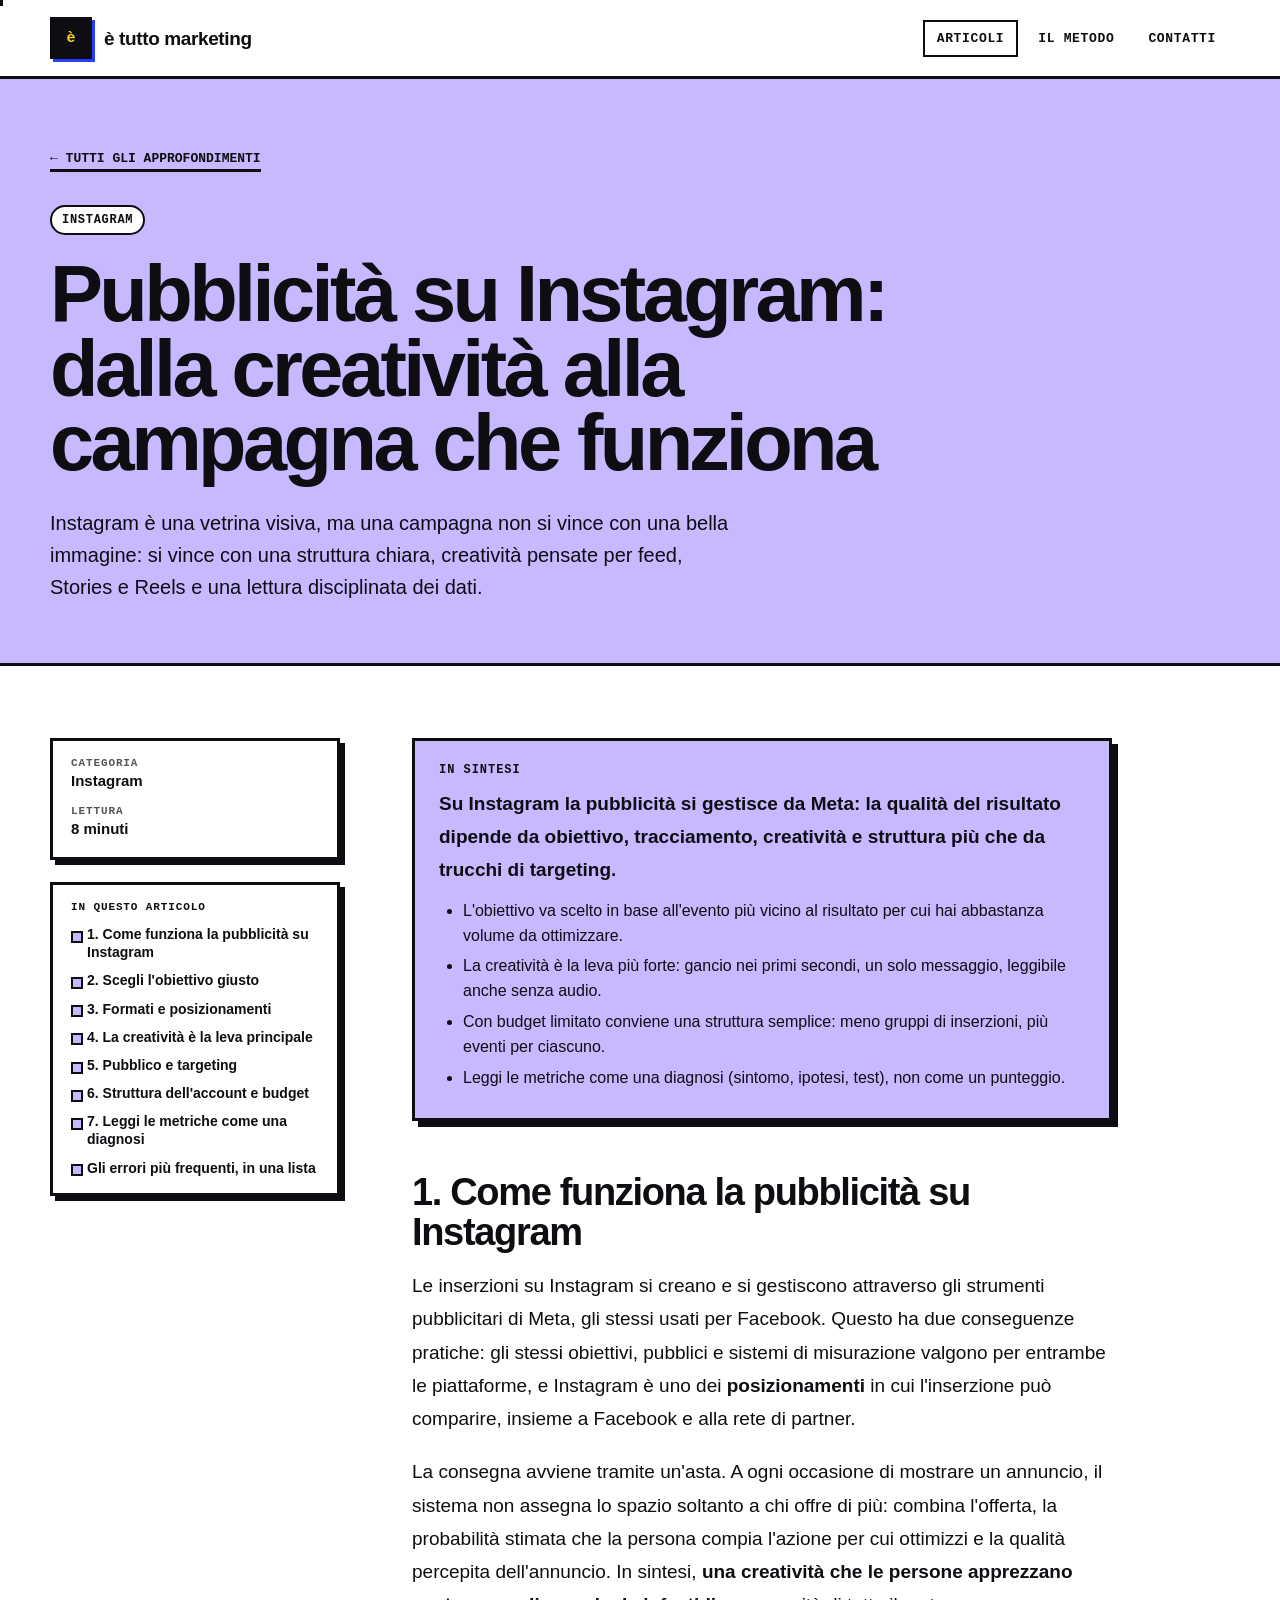
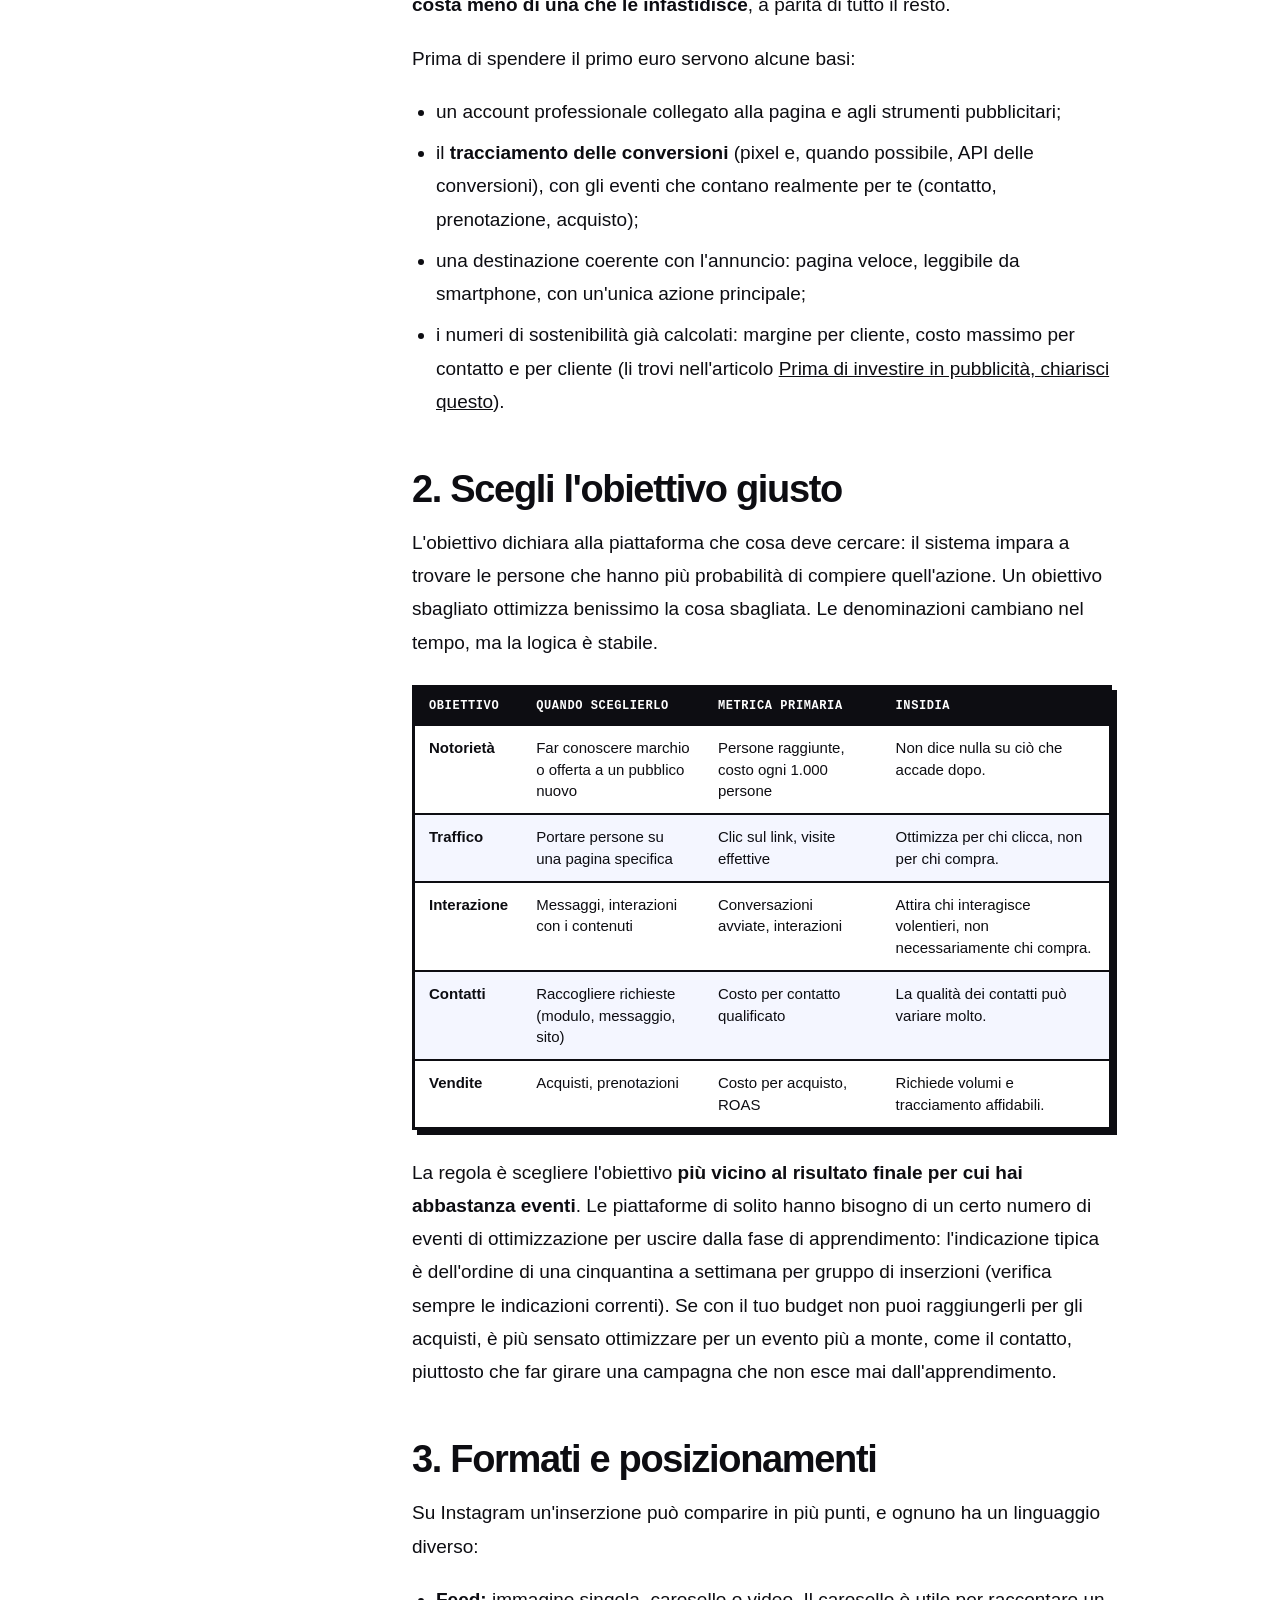
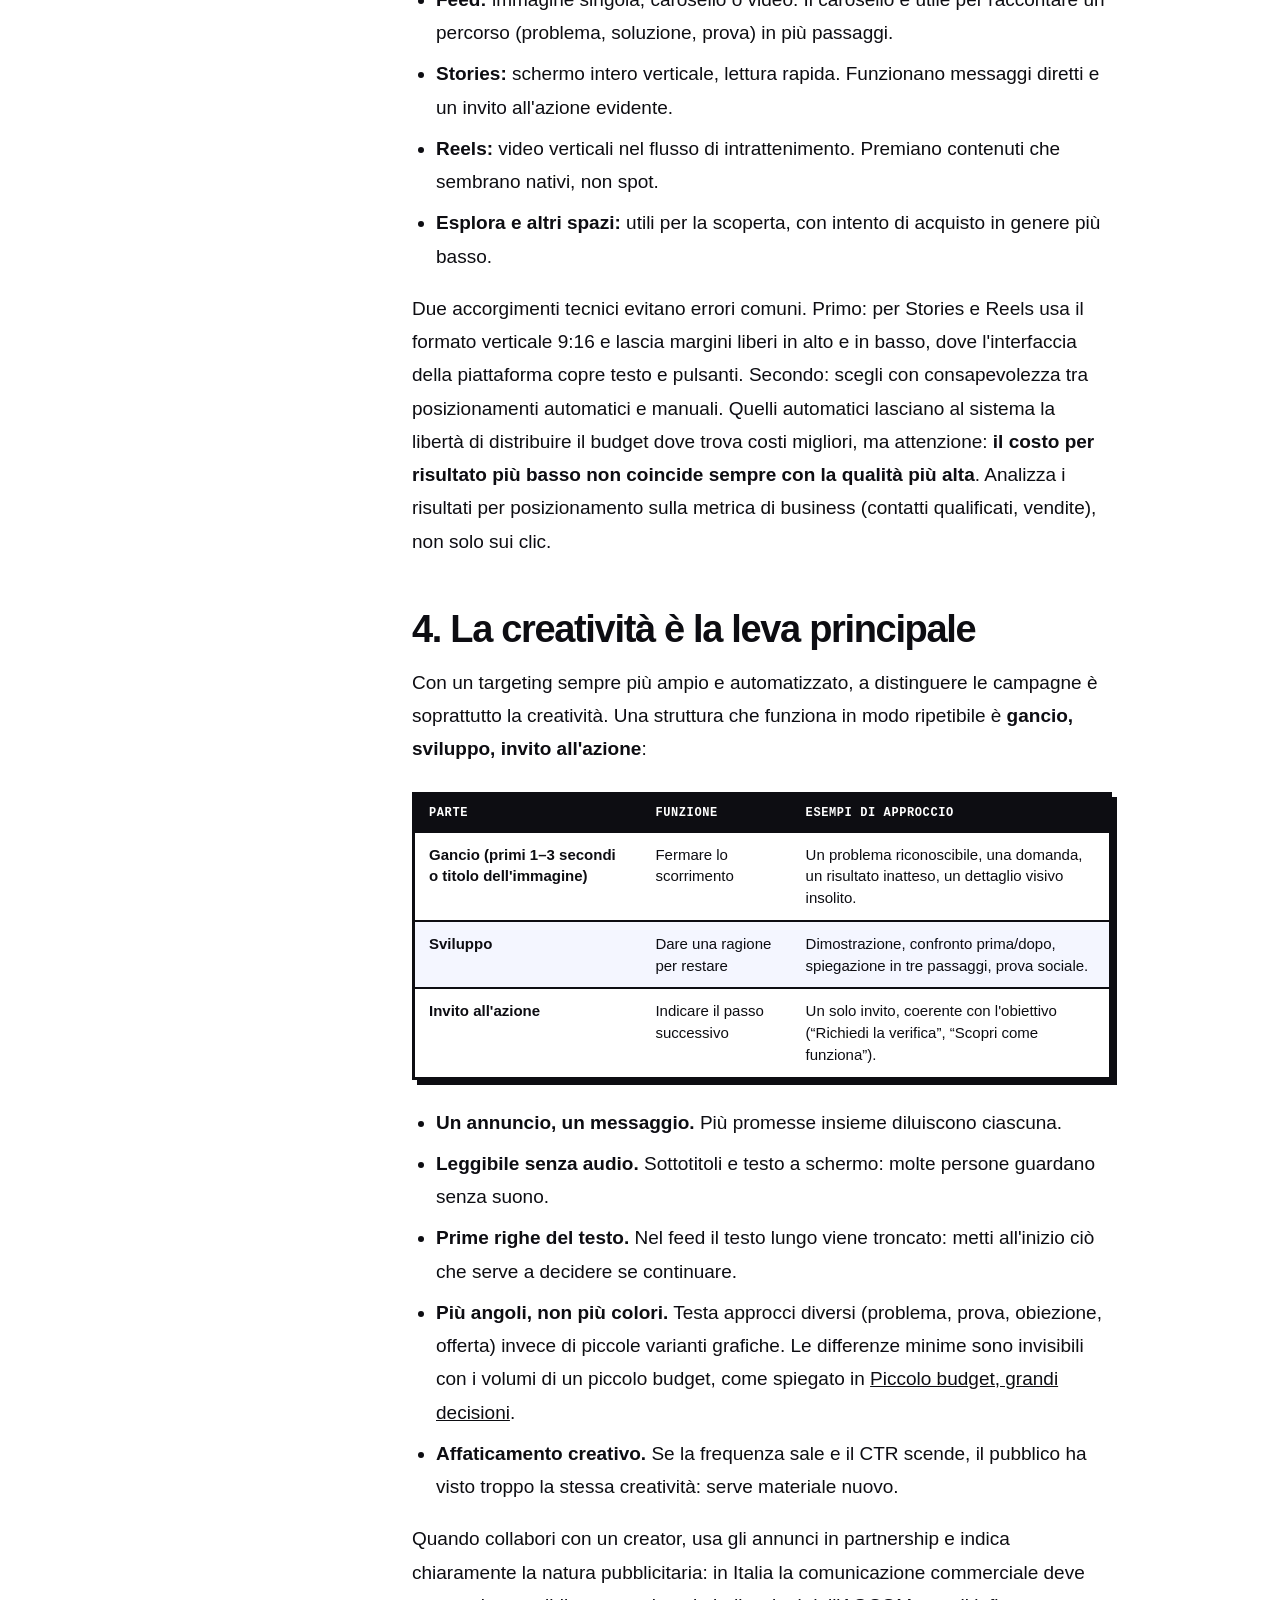
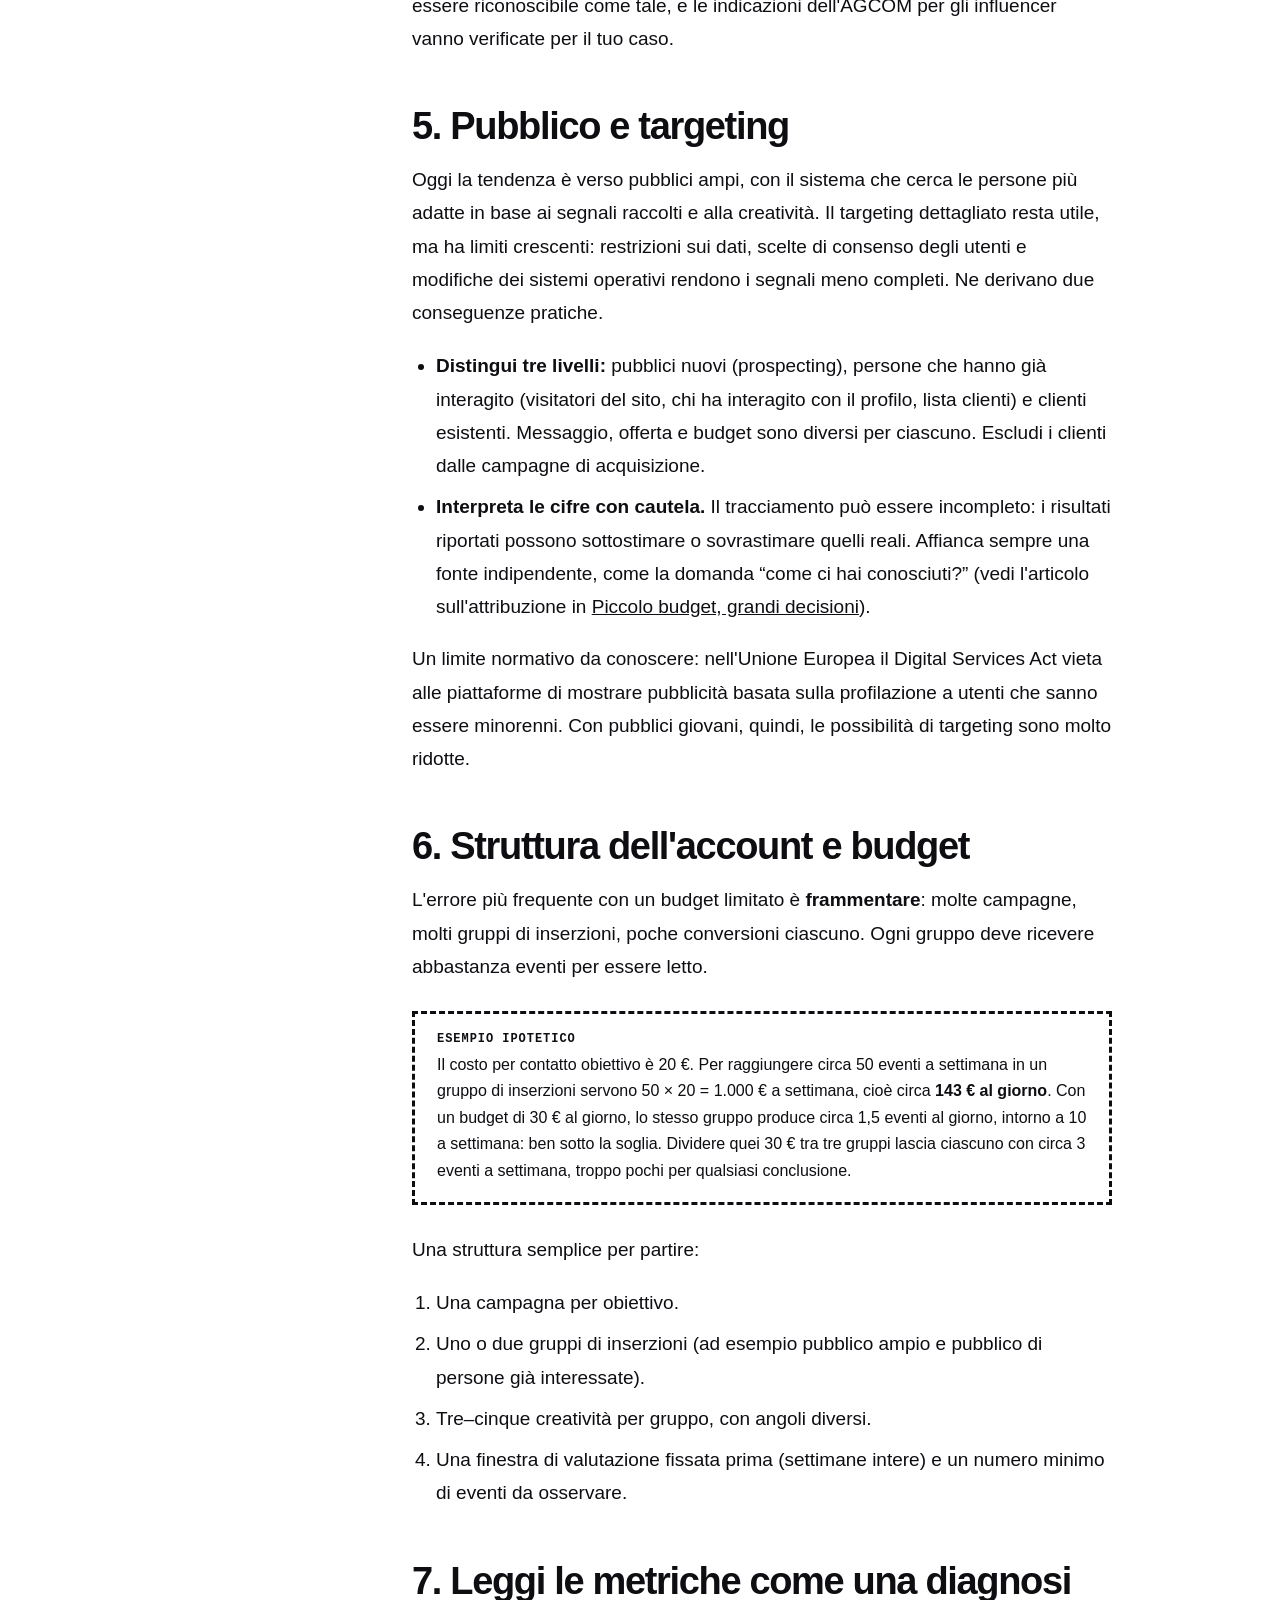
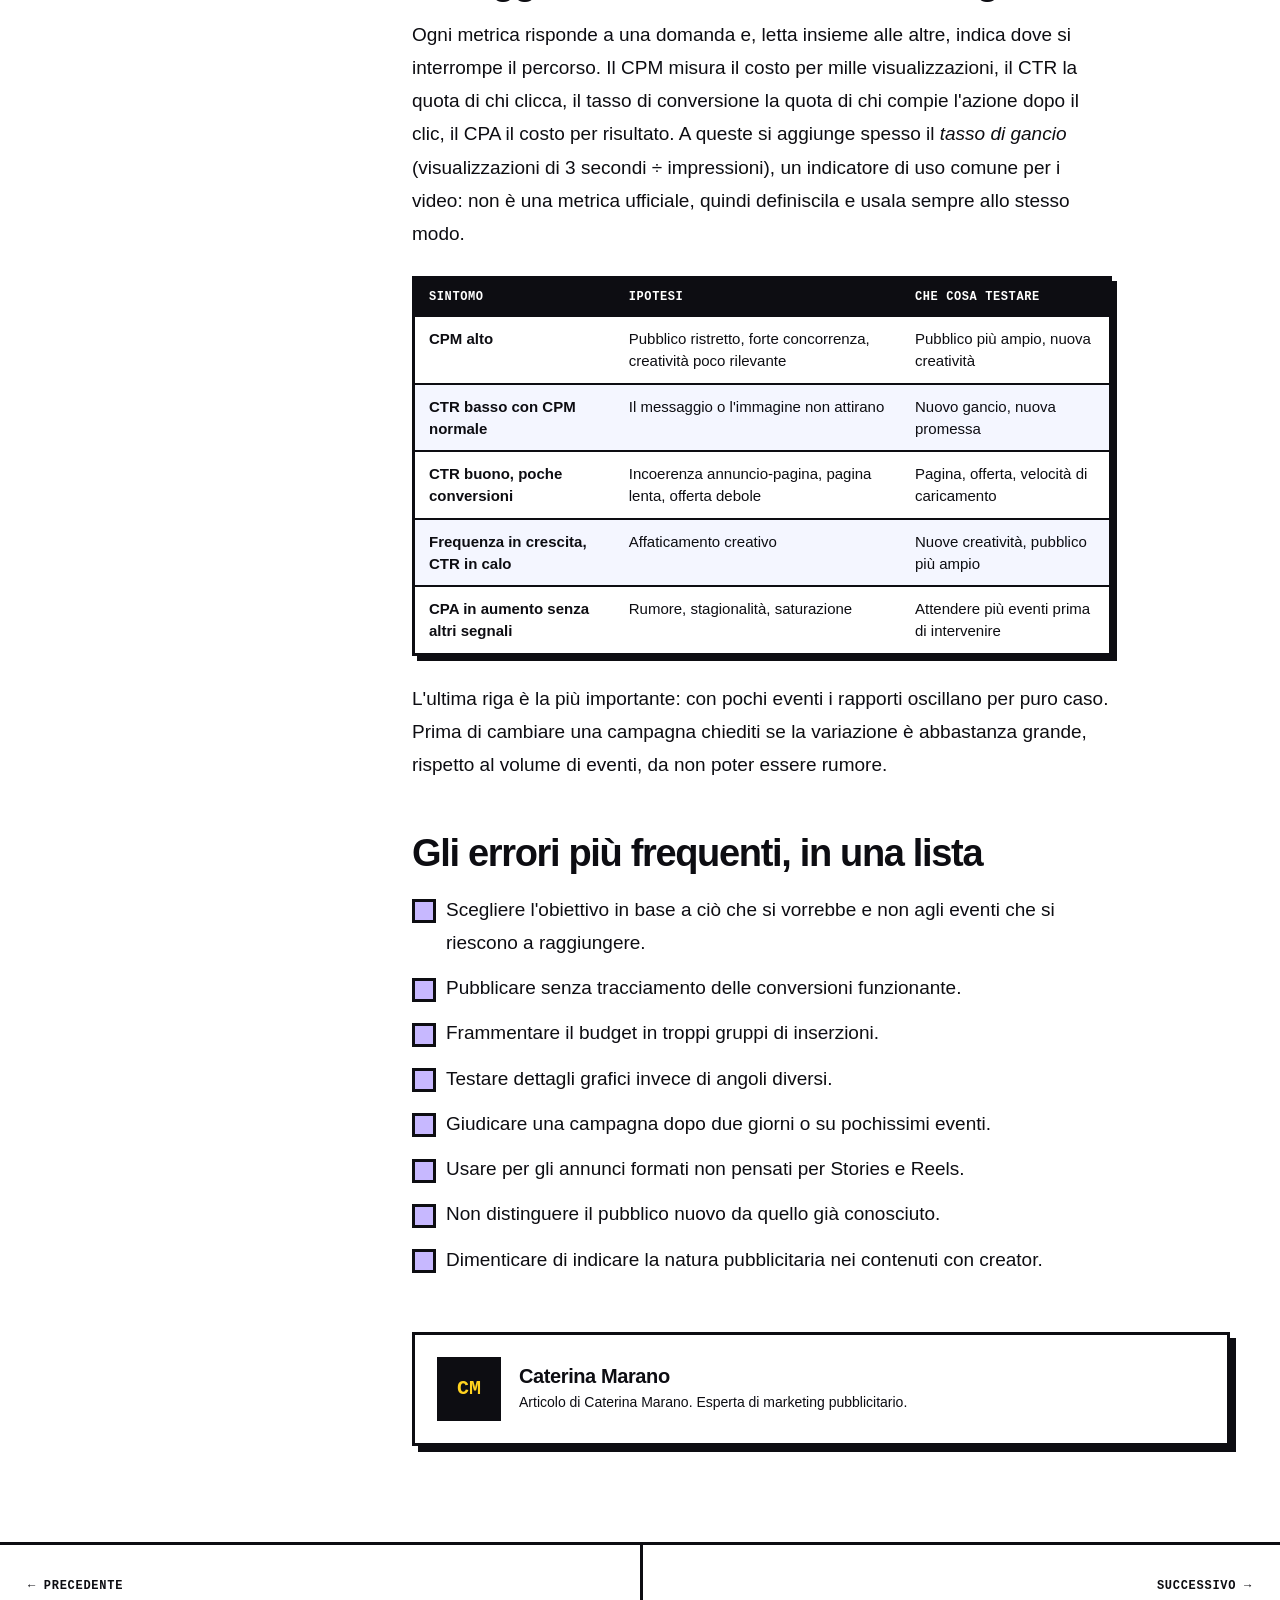
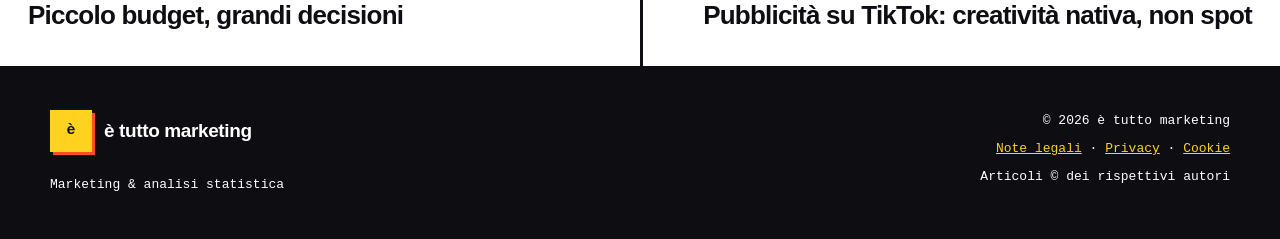
<file: articoli/pubblicita-instagram.html>
<!doctype html>
<html lang="it"><head><meta charset="utf-8"><meta name="viewport" content="width=device-width, initial-scale=1">
<meta name="robots" content="noindex, nofollow, noarchive, nosnippet, noimageindex">
<meta name="googlebot" content="noindex, nofollow">
<meta name="description" content="Instagram è una vetrina visiva, ma una campagna non si vince con una bella immagine: si vince con una struttura chiara, creatività pensate per feed, Stories e Reels e una lettura disciplinata dei dati.">
<title>Pubblicità su Instagram: dalla creatività alla campagna che funziona — è tutto marketing</title>
<link rel="stylesheet" href="../styles.css"><style>:root{--accent:#c7b8ff}</style></head>
<body>
<a class="skip" href="#main">Vai al contenuto</a>
<header class="topbar"><div class="wrap nav">
<a class="brand" href="../index.html" aria-label="è tutto marketing — home"><i>è</i>è tutto marketing</a>
<nav class="links" id="links" aria-label="Principale"><a href="../index.html#articoli" aria-current="page">Articoli</a><a href="../index.html#metodo">Il metodo</a><a href="../index.html#contatti">Contatti</a></nav>
<button class="menu" aria-expanded="false" aria-controls="links">Menu</button>
</div></header>

<div class="progress" aria-hidden="true"></div>
<main id="main">
<section class="art-hero"><div class="wrap">
<a class="back" href="../index.html#articoli">← Tutti gli approfondimenti</a><br>
<div style="margin-top:34px"><span class="tag">Instagram</span></div>
<h1>Pubblicità su Instagram: dalla creatività alla campagna che funziona</h1><p class="lead">Instagram è una vetrina visiva, ma una campagna non si vince con una bella immagine: si vince con una struttura chiara, creatività pensate per feed, Stories e Reels e una lettura disciplinata dei dati.</p></div></section>
<div class="wrap art-wrap">
<aside class="aside"><div class="box"><dl>
<div><dt>Categoria</dt><dd>Instagram</dd></div>
<div><dt>Lettura</dt><dd>8 minuti</dd></div></dl></div>
<div class="box toc-box"><h4>In questo articolo</h4><ul class="toc"><li><a href="#s1">1. Come funziona la pubblicità su Instagram</a></li><li><a href="#s2">2. Scegli l'obiettivo giusto</a></li><li><a href="#s3">3. Formati e posizionamenti</a></li><li><a href="#s4">4. La creatività è la leva principale</a></li><li><a href="#s5">5. Pubblico e targeting</a></li><li><a href="#s6">6. Struttura dell'account e budget</a></li><li><a href="#s7">7. Leggi le metriche come una diagnosi</a></li><li><a href="#s8">Gli errori più frequenti, in una lista</a></li></ul></div></aside>
<article><div class="body"><div class="key"><b>In sintesi</b><p>Su Instagram la pubblicità si gestisce da Meta: la qualità del risultato dipende da obiettivo, tracciamento, creatività e struttura più che da trucchi di targeting.</p><ul><li>L'obiettivo va scelto in base all'evento più vicino al risultato per cui hai abbastanza volume da ottimizzare.</li><li>La creatività è la leva più forte: gancio nei primi secondi, un solo messaggio, leggibile anche senza audio.</li><li>Con budget limitato conviene una struttura semplice: meno gruppi di inserzioni, più eventi per ciascuno.</li><li>Leggi le metriche come una diagnosi (sintomo, ipotesi, test), non come un punteggio.</li></ul></div>
<h2 id="s1">1. Come funziona la pubblicità su Instagram</h2>
<p>Le inserzioni su Instagram si creano e si gestiscono attraverso gli strumenti pubblicitari di Meta, gli stessi usati per Facebook. Questo ha due conseguenze pratiche: gli stessi obiettivi, pubblici e sistemi di misurazione valgono per entrambe le piattaforme, e Instagram è uno dei <strong>posizionamenti</strong> in cui l'inserzione può comparire, insieme a Facebook e alla rete di partner.</p>
<p>La consegna avviene tramite un'asta. A ogni occasione di mostrare un annuncio, il sistema non assegna lo spazio soltanto a chi offre di più: combina l'offerta, la probabilità stimata che la persona compia l'azione per cui ottimizzi e la qualità percepita dell'annuncio. In sintesi, <strong>una creatività che le persone apprezzano costa meno di una che le infastidisce</strong>, a parità di tutto il resto.</p>
<p>Prima di spendere il primo euro servono alcune basi:</p>
<ul>
<li>un account professionale collegato alla pagina e agli strumenti pubblicitari;</li>
<li>il <strong>tracciamento delle conversioni</strong> (pixel e, quando possibile, API delle conversioni), con gli eventi che contano realmente per te (contatto, prenotazione, acquisto);</li>
<li>una destinazione coerente con l'annuncio: pagina veloce, leggibile da smartphone, con un'unica azione principale;</li>
<li>i numeri di sostenibilità già calcolati: margine per cliente, costo massimo per contatto e per cliente (li trovi nell'articolo <a href="prima-della-pubblicita.html">Prima di investire in pubblicità, chiarisci questo</a>).</li>
</ul>

<h2 id="s2">2. Scegli l'obiettivo giusto</h2>
<p>L'obiettivo dichiara alla piattaforma che cosa deve cercare: il sistema impara a trovare le persone che hanno più probabilità di compiere quell'azione. Un obiettivo sbagliato ottimizza benissimo la cosa sbagliata. Le denominazioni cambiano nel tempo, ma la logica è stabile.</p>
<div class="tblw"><table>
<thead><tr><th>Obiettivo</th><th>Quando sceglierlo</th><th>Metrica primaria</th><th>Insidia</th></tr></thead>
<tbody>
<tr><td>Notorietà</td><td>Far conoscere marchio o offerta a un pubblico nuovo</td><td>Persone raggiunte, costo ogni 1.000 persone</td><td>Non dice nulla su ciò che accade dopo.</td></tr>
<tr><td>Traffico</td><td>Portare persone su una pagina specifica</td><td>Clic sul link, visite effettive</td><td>Ottimizza per chi clicca, non per chi compra.</td></tr>
<tr><td>Interazione</td><td>Messaggi, interazioni con i contenuti</td><td>Conversazioni avviate, interazioni</td><td>Attira chi interagisce volentieri, non necessariamente chi compra.</td></tr>
<tr><td>Contatti</td><td>Raccogliere richieste (modulo, messaggio, sito)</td><td>Costo per contatto qualificato</td><td>La qualità dei contatti può variare molto.</td></tr>
<tr><td>Vendite</td><td>Acquisti, prenotazioni</td><td>Costo per acquisto, ROAS</td><td>Richiede volumi e tracciamento affidabili.</td></tr>
</tbody></table></div>
<p>La regola è scegliere l'obiettivo <strong>più vicino al risultato finale per cui hai abbastanza eventi</strong>. Le piattaforme di solito hanno bisogno di un certo numero di eventi di ottimizzazione per uscire dalla fase di apprendimento: l'indicazione tipica è dell'ordine di una cinquantina a settimana per gruppo di inserzioni (verifica sempre le indicazioni correnti). Se con il tuo budget non puoi raggiungerli per gli acquisti, è più sensato ottimizzare per un evento più a monte, come il contatto, piuttosto che far girare una campagna che non esce mai dall'apprendimento.</p>

<h2 id="s3">3. Formati e posizionamenti</h2>
<p>Su Instagram un'inserzione può comparire in più punti, e ognuno ha un linguaggio diverso:</p>
<ul>
<li><strong>Feed:</strong> immagine singola, carosello o video. Il carosello è utile per raccontare un percorso (problema, soluzione, prova) in più passaggi.</li>
<li><strong>Stories:</strong> schermo intero verticale, lettura rapida. Funzionano messaggi diretti e un invito all'azione evidente.</li>
<li><strong>Reels:</strong> video verticali nel flusso di intrattenimento. Premiano contenuti che sembrano nativi, non spot.</li>
<li><strong>Esplora e altri spazi:</strong> utili per la scoperta, con intento di acquisto in genere più basso.</li>
</ul>
<p>Due accorgimenti tecnici evitano errori comuni. Primo: per Stories e Reels usa il formato verticale 9:16 e lascia margini liberi in alto e in basso, dove l'interfaccia della piattaforma copre testo e pulsanti. Secondo: scegli con consapevolezza tra posizionamenti automatici e manuali. Quelli automatici lasciano al sistema la libertà di distribuire il budget dove trova costi migliori, ma attenzione: <strong>il costo per risultato più basso non coincide sempre con la qualità più alta</strong>. Analizza i risultati per posizionamento sulla metrica di business (contatti qualificati, vendite), non solo sui clic.</p>

<h2 id="s4">4. La creatività è la leva principale</h2>
<p>Con un targeting sempre più ampio e automatizzato, a distinguere le campagne è soprattutto la creatività. Una struttura che funziona in modo ripetibile è <strong>gancio, sviluppo, invito all'azione</strong>:</p>
<div class="tblw"><table>
<thead><tr><th>Parte</th><th>Funzione</th><th>Esempi di approccio</th></tr></thead>
<tbody>
<tr><td>Gancio (primi 1–3 secondi o titolo dell'immagine)</td><td>Fermare lo scorrimento</td><td>Un problema riconoscibile, una domanda, un risultato inatteso, un dettaglio visivo insolito.</td></tr>
<tr><td>Sviluppo</td><td>Dare una ragione per restare</td><td>Dimostrazione, confronto prima/dopo, spiegazione in tre passaggi, prova sociale.</td></tr>
<tr><td>Invito all'azione</td><td>Indicare il passo successivo</td><td>Un solo invito, coerente con l'obiettivo (“Richiedi la verifica”, “Scopri come funziona”).</td></tr>
</tbody></table></div>
<ul>
<li><strong>Un annuncio, un messaggio.</strong> Più promesse insieme diluiscono ciascuna.</li>
<li><strong>Leggibile senza audio.</strong> Sottotitoli e testo a schermo: molte persone guardano senza suono.</li>
<li><strong>Prime righe del testo.</strong> Nel feed il testo lungo viene troncato: metti all'inizio ciò che serve a decidere se continuare.</li>
<li><strong>Più angoli, non più colori.</strong> Testa approcci diversi (problema, prova, obiezione, offerta) invece di piccole varianti grafiche. Le differenze minime sono invisibili con i volumi di un piccolo budget, come spiegato in <a href="piccolo-budget.html">Piccolo budget, grandi decisioni</a>.</li>
<li><strong>Affaticamento creativo.</strong> Se la frequenza sale e il CTR scende, il pubblico ha visto troppo la stessa creatività: serve materiale nuovo.</li>
</ul>
<p>Quando collabori con un creator, usa gli annunci in partnership e indica chiaramente la natura pubblicitaria: in Italia la comunicazione commerciale deve essere riconoscibile come tale, e le indicazioni dell'AGCOM per gli influencer vanno verificate per il tuo caso.</p>

<h2 id="s5">5. Pubblico e targeting</h2>
<p>Oggi la tendenza è verso pubblici ampi, con il sistema che cerca le persone più adatte in base ai segnali raccolti e alla creatività. Il targeting dettagliato resta utile, ma ha limiti crescenti: restrizioni sui dati, scelte di consenso degli utenti e modifiche dei sistemi operativi rendono i segnali meno completi. Ne derivano due conseguenze pratiche.</p>
<ul>
<li><strong>Distingui tre livelli:</strong> pubblici nuovi (prospecting), persone che hanno già interagito (visitatori del sito, chi ha interagito con il profilo, lista clienti) e clienti esistenti. Messaggio, offerta e budget sono diversi per ciascuno. Escludi i clienti dalle campagne di acquisizione.</li>
<li><strong>Interpreta le cifre con cautela.</strong> Il tracciamento può essere incompleto: i risultati riportati possono sottostimare o sovrastimare quelli reali. Affianca sempre una fonte indipendente, come la domanda “come ci hai conosciuti?” (vedi l'articolo sull'attribuzione in <a href="piccolo-budget.html">Piccolo budget, grandi decisioni</a>).</li>
</ul>
<p>Un limite normativo da conoscere: nell'Unione Europea il Digital Services Act vieta alle piattaforme di mostrare pubblicità basata sulla profilazione a utenti che sanno essere minorenni. Con pubblici giovani, quindi, le possibilità di targeting sono molto ridotte.</p>

<h2 id="s6">6. Struttura dell'account e budget</h2>
<p>L'errore più frequente con un budget limitato è <strong>frammentare</strong>: molte campagne, molti gruppi di inserzioni, poche conversioni ciascuno. Ogni gruppo deve ricevere abbastanza eventi per essere letto.</p>
<div class="ex"><b>Esempio ipotetico</b>
<p>Il costo per contatto obiettivo è 20 €. Per raggiungere circa 50 eventi a settimana in un gruppo di inserzioni servono 50 × 20 = 1.000 € a settimana, cioè circa <strong>143 € al giorno</strong>. Con un budget di 30 € al giorno, lo stesso gruppo produce circa 1,5 eventi al giorno, intorno a 10 a settimana: ben sotto la soglia. Dividere quei 30 € tra tre gruppi lascia ciascuno con circa 3 eventi a settimana, troppo pochi per qualsiasi conclusione.</p></div>
<p>Una struttura semplice per partire:</p>
<ol>
<li>Una campagna per obiettivo.</li>
<li>Uno o due gruppi di inserzioni (ad esempio pubblico ampio e pubblico di persone già interessate).</li>
<li>Tre–cinque creatività per gruppo, con angoli diversi.</li>
<li>Una finestra di valutazione fissata prima (settimane intere) e un numero minimo di eventi da osservare.</li>
</ol>

<h2 id="s7">7. Leggi le metriche come una diagnosi</h2>
<p>Ogni metrica risponde a una domanda e, letta insieme alle altre, indica dove si interrompe il percorso. Il CPM misura il costo per mille visualizzazioni, il CTR la quota di chi clicca, il tasso di conversione la quota di chi compie l'azione dopo il clic, il CPA il costo per risultato. A queste si aggiunge spesso il <em>tasso di gancio</em> (visualizzazioni di 3 secondi ÷ impressioni), un indicatore di uso comune per i video: non è una metrica ufficiale, quindi definiscila e usala sempre allo stesso modo.</p>
<div class="tblw"><table>
<thead><tr><th>Sintomo</th><th>Ipotesi</th><th>Che cosa testare</th></tr></thead>
<tbody>
<tr><td>CPM alto</td><td>Pubblico ristretto, forte concorrenza, creatività poco rilevante</td><td>Pubblico più ampio, nuova creatività</td></tr>
<tr><td>CTR basso con CPM normale</td><td>Il messaggio o l'immagine non attirano</td><td>Nuovo gancio, nuova promessa</td></tr>
<tr><td>CTR buono, poche conversioni</td><td>Incoerenza annuncio-pagina, pagina lenta, offerta debole</td><td>Pagina, offerta, velocità di caricamento</td></tr>
<tr><td>Frequenza in crescita, CTR in calo</td><td>Affaticamento creativo</td><td>Nuove creatività, pubblico più ampio</td></tr>
<tr><td>CPA in aumento senza altri segnali</td><td>Rumore, stagionalità, saturazione</td><td>Attendere più eventi prima di intervenire</td></tr>
</tbody></table></div>
<p>L'ultima riga è la più importante: con pochi eventi i rapporti oscillano per puro caso. Prima di cambiare una campagna chiediti se la variazione è abbastanza grande, rispetto al volume di eventi, da non poter essere rumore.</p>

<h2 id="s8">Gli errori più frequenti, in una lista</h2>
<ul class="checks">
<li>Scegliere l'obiettivo in base a ciò che si vorrebbe e non agli eventi che si riescono a raggiungere.</li>
<li>Pubblicare senza tracciamento delle conversioni funzionante.</li>
<li>Frammentare il budget in troppi gruppi di inserzioni.</li>
<li>Testare dettagli grafici invece di angoli diversi.</li>
<li>Giudicare una campagna dopo due giorni o su pochissimi eventi.</li>
<li>Usare per gli annunci formati non pensati per Stories e Reels.</li>
<li>Non distinguere il pubblico nuovo da quello già conosciuto.</li>
<li>Dimenticare di indicare la natura pubblicitaria nei contenuti con creator.</li>
</ul>
</div>
<div class="author"><i>CM</i><div><strong>Caterina Marano</strong><span>Articolo di Caterina Marano. Esperta di marketing pubblicitario.</span></div></div></article>
</div>
<nav class="pager" aria-label="Altri articoli"><a href="piccolo-budget.html"><small>← Precedente</small><strong>Piccolo budget, grandi decisioni</strong></a><a href="pubblicita-tiktok.html"><small>Successivo →</small><strong>Pubblicità su TikTok: creatività nativa, non spot</strong></a></nav>
</main>
<footer class="footer"><div class="wrap">
<div><a class="brand" href="../index.html"><i>è</i>è tutto marketing</a><br>Marketing &amp; analisi statistica</div>
<div class="col"><span>© 2026 è tutto marketing</span><span><a href="../note-legali.html">Note legali</a> · <a href="../note-legali.html#privacy">Privacy</a> · <a href="../note-legali.html#cookie">Cookie</a></span><span>Articoli © dei rispettivi autori</span></div>
</div></footer>
<script src="../script.js"></script></body></html>
</file>
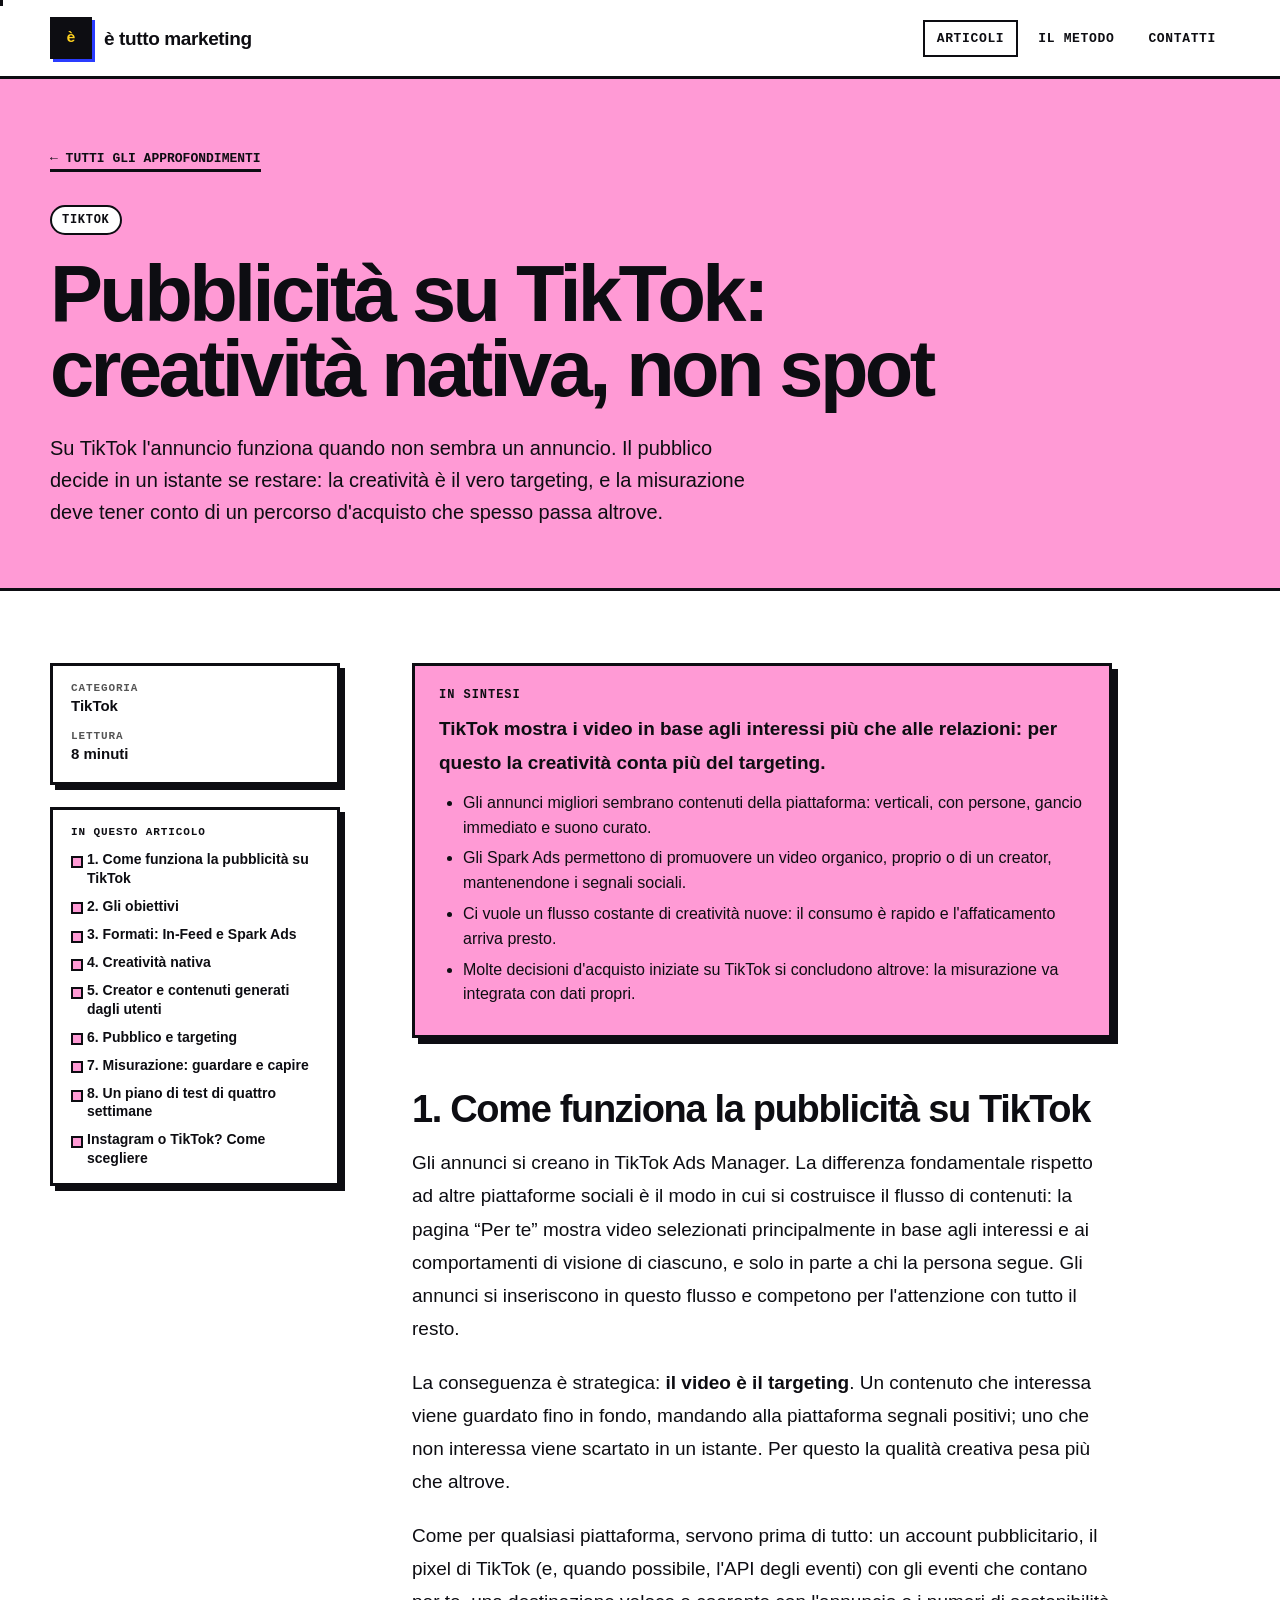
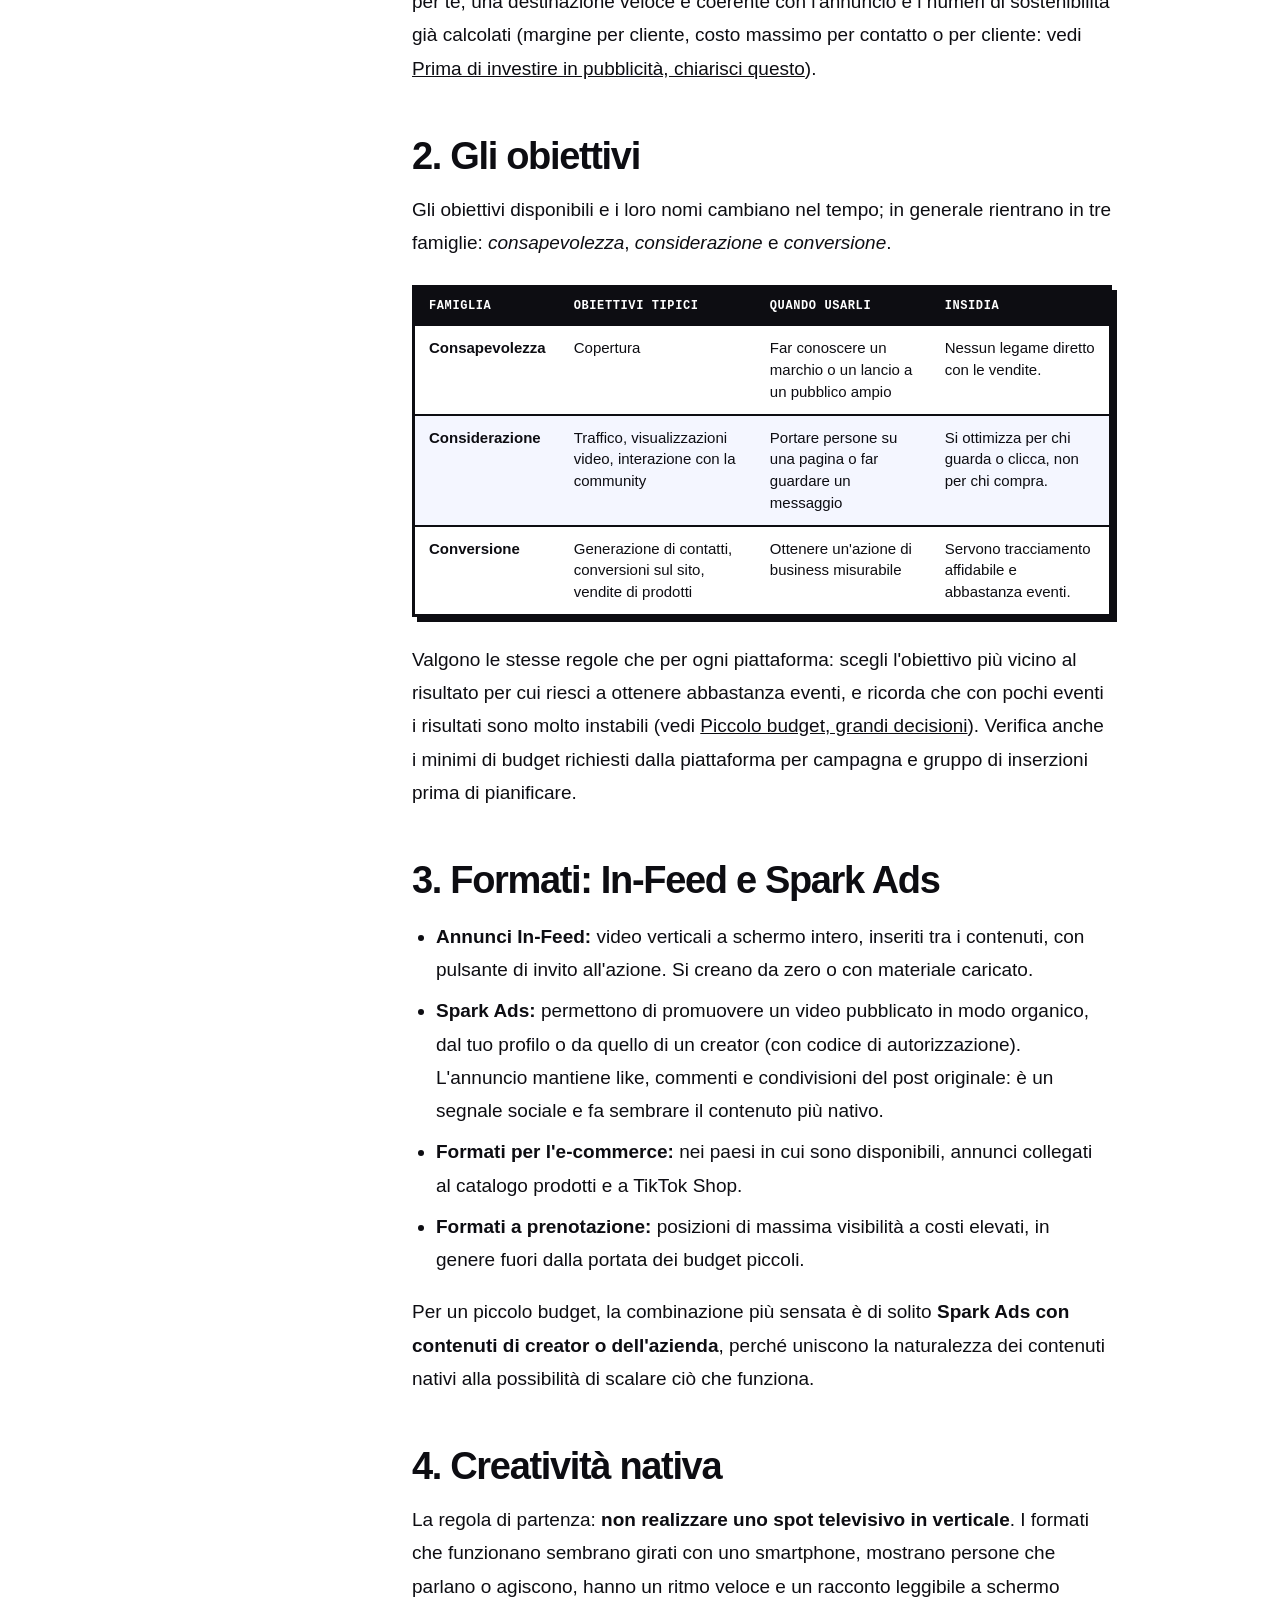
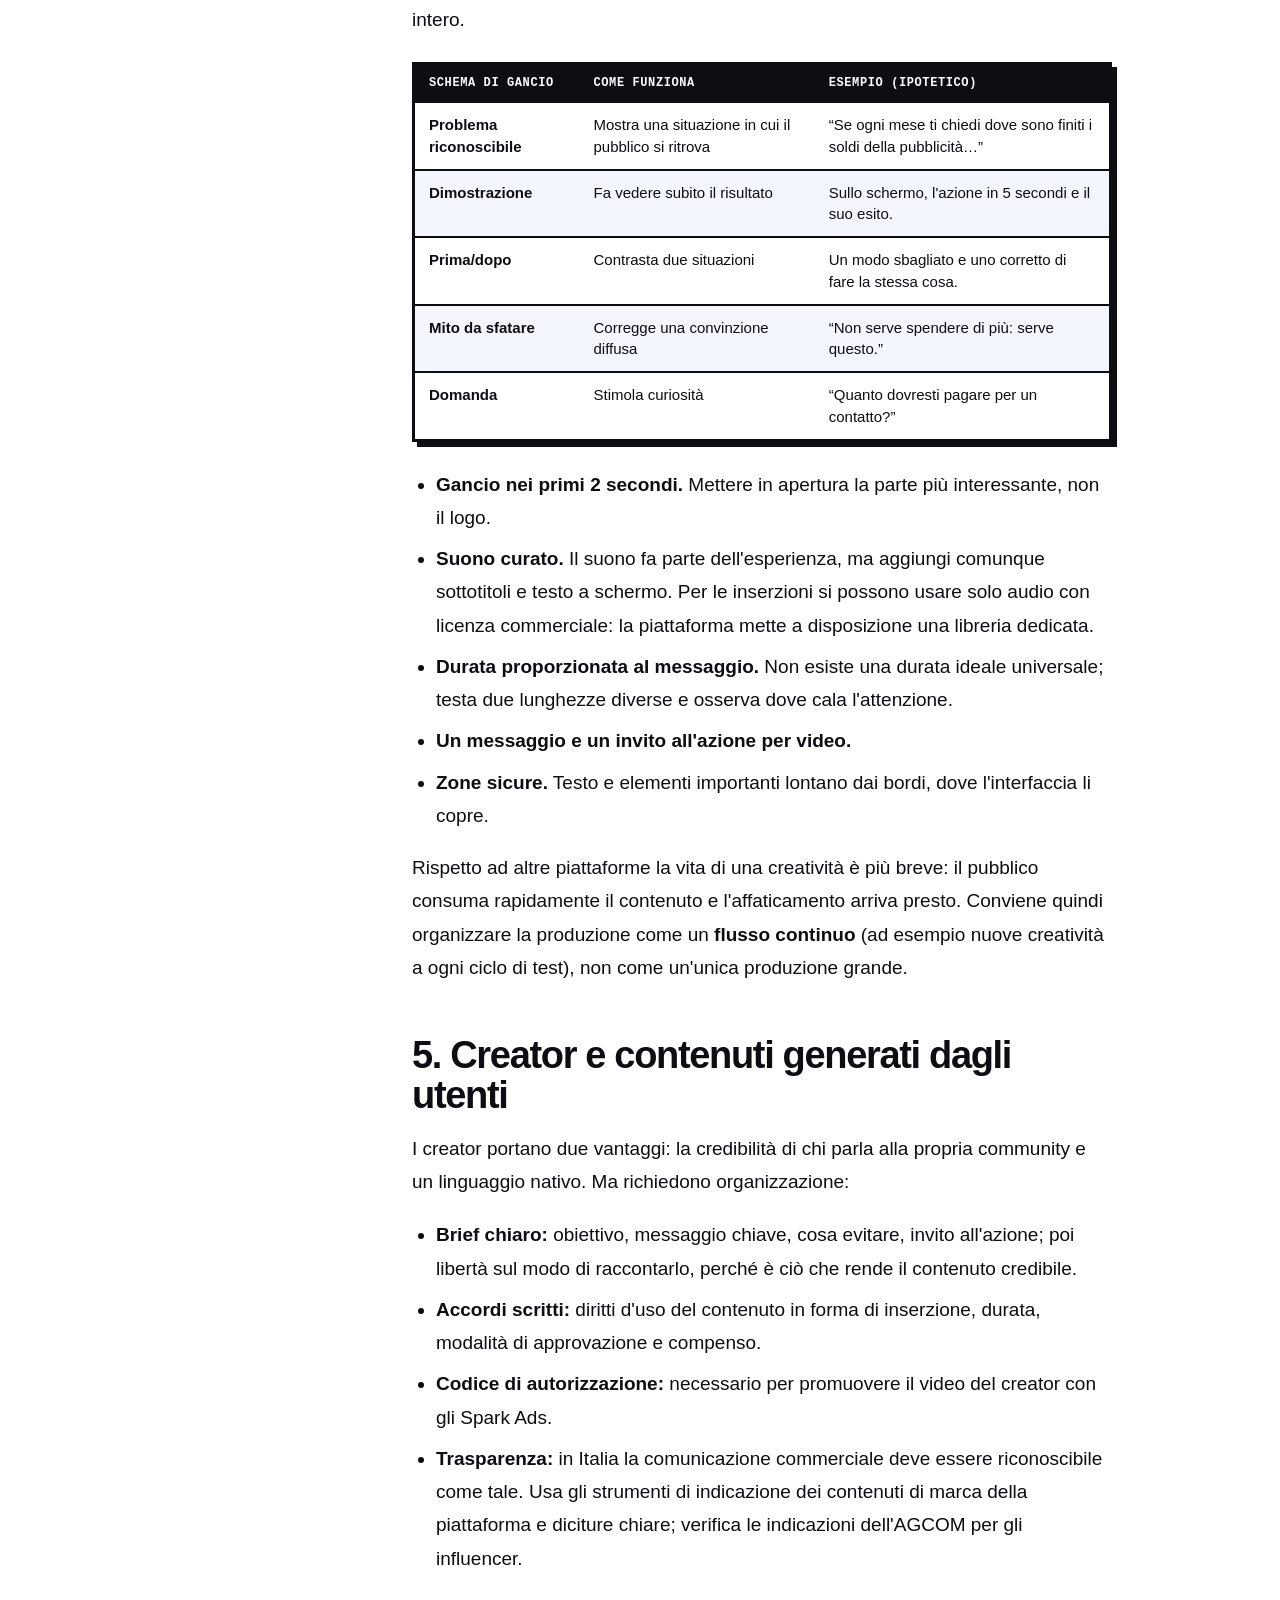
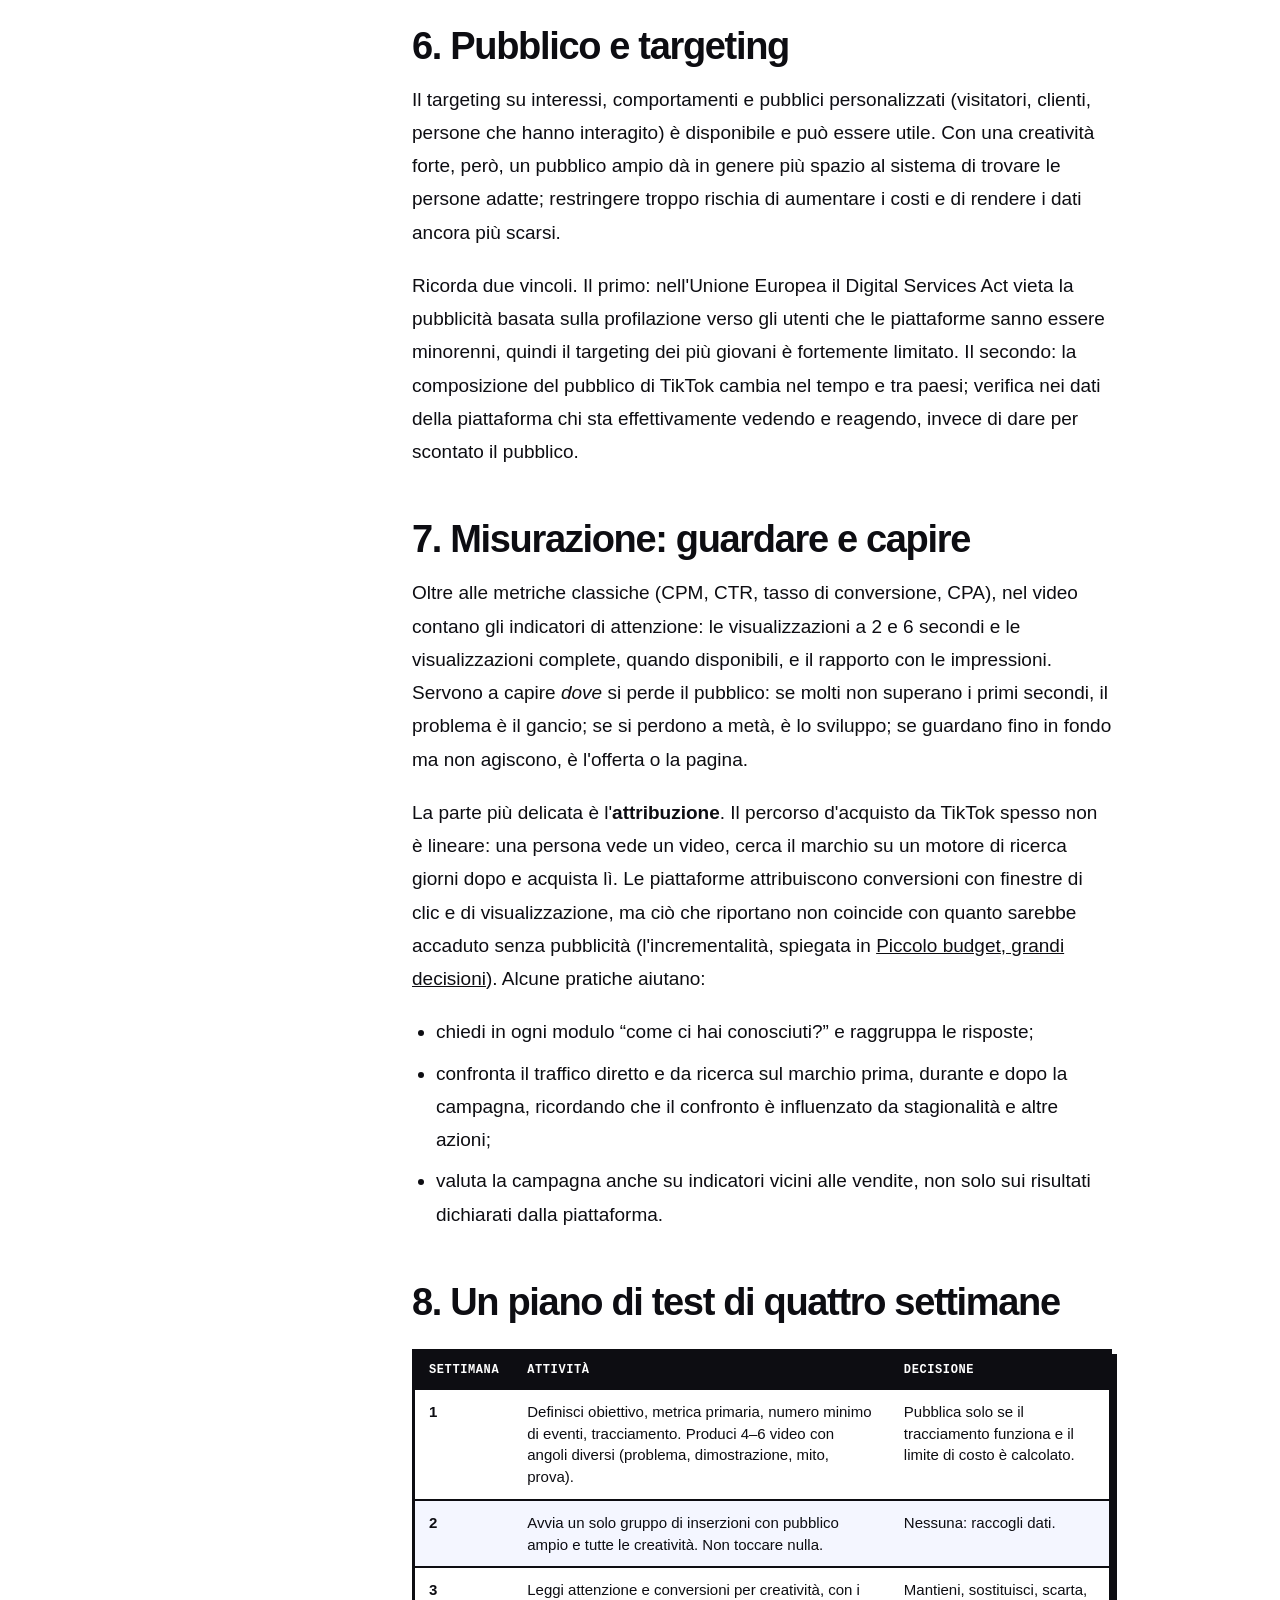
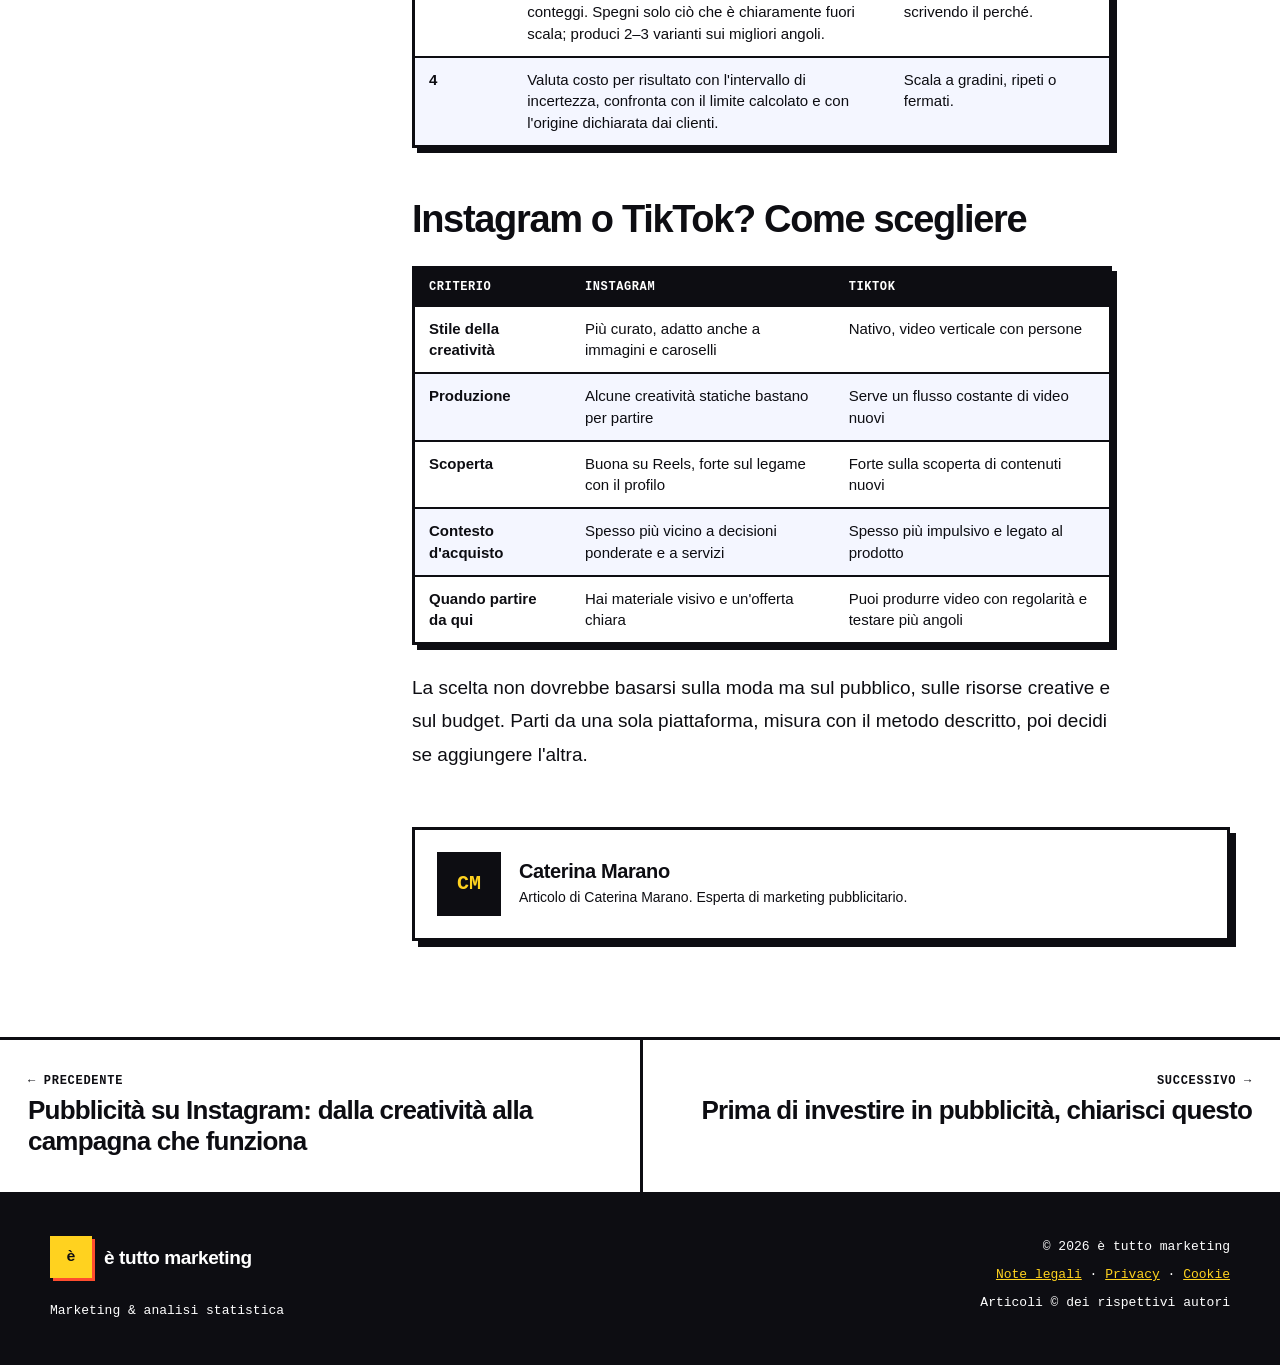
<file: articoli/pubblicita-tiktok.html>
<!doctype html>
<html lang="it"><head><meta charset="utf-8"><meta name="viewport" content="width=device-width, initial-scale=1">
<meta name="robots" content="noindex, nofollow, noarchive, nosnippet, noimageindex">
<meta name="googlebot" content="noindex, nofollow">
<meta name="description" content="Su TikTok l&#x27;annuncio funziona quando non sembra un annuncio. Il pubblico decide in un istante se restare: la creatività è il vero targeting, e la misurazione deve tener conto di un percorso d&#x27;acquisto che spesso passa altrove.">
<title>Pubblicità su TikTok: creatività nativa, non spot — è tutto marketing</title>
<link rel="stylesheet" href="../styles.css"><style>:root{--accent:#ff9ad5}</style></head>
<body>
<a class="skip" href="#main">Vai al contenuto</a>
<header class="topbar"><div class="wrap nav">
<a class="brand" href="../index.html" aria-label="è tutto marketing — home"><i>è</i>è tutto marketing</a>
<nav class="links" id="links" aria-label="Principale"><a href="../index.html#articoli" aria-current="page">Articoli</a><a href="../index.html#metodo">Il metodo</a><a href="../index.html#contatti">Contatti</a></nav>
<button class="menu" aria-expanded="false" aria-controls="links">Menu</button>
</div></header>

<div class="progress" aria-hidden="true"></div>
<main id="main">
<section class="art-hero"><div class="wrap">
<a class="back" href="../index.html#articoli">← Tutti gli approfondimenti</a><br>
<div style="margin-top:34px"><span class="tag">TikTok</span></div>
<h1>Pubblicità su TikTok: creatività nativa, non spot</h1><p class="lead">Su TikTok l'annuncio funziona quando non sembra un annuncio. Il pubblico decide in un istante se restare: la creatività è il vero targeting, e la misurazione deve tener conto di un percorso d'acquisto che spesso passa altrove.</p></div></section>
<div class="wrap art-wrap">
<aside class="aside"><div class="box"><dl>
<div><dt>Categoria</dt><dd>TikTok</dd></div>
<div><dt>Lettura</dt><dd>8 minuti</dd></div></dl></div>
<div class="box toc-box"><h4>In questo articolo</h4><ul class="toc"><li><a href="#s1">1. Come funziona la pubblicità su TikTok</a></li><li><a href="#s2">2. Gli obiettivi</a></li><li><a href="#s3">3. Formati: In-Feed e Spark Ads</a></li><li><a href="#s4">4. Creatività nativa</a></li><li><a href="#s5">5. Creator e contenuti generati dagli utenti</a></li><li><a href="#s6">6. Pubblico e targeting</a></li><li><a href="#s7">7. Misurazione: guardare e capire</a></li><li><a href="#s8">8. Un piano di test di quattro settimane</a></li><li><a href="#s9">Instagram o TikTok? Come scegliere</a></li></ul></div></aside>
<article><div class="body"><div class="key"><b>In sintesi</b><p>TikTok mostra i video in base agli interessi più che alle relazioni: per questo la creatività conta più del targeting.</p><ul><li>Gli annunci migliori sembrano contenuti della piattaforma: verticali, con persone, gancio immediato e suono curato.</li><li>Gli Spark Ads permettono di promuovere un video organico, proprio o di un creator, mantenendone i segnali sociali.</li><li>Ci vuole un flusso costante di creatività nuove: il consumo è rapido e l'affaticamento arriva presto.</li><li>Molte decisioni d'acquisto iniziate su TikTok si concludono altrove: la misurazione va integrata con dati propri.</li></ul></div>
<h2 id="s1">1. Come funziona la pubblicità su TikTok</h2>
<p>Gli annunci si creano in TikTok Ads Manager. La differenza fondamentale rispetto ad altre piattaforme sociali è il modo in cui si costruisce il flusso di contenuti: la pagina “Per te” mostra video selezionati principalmente in base agli interessi e ai comportamenti di visione di ciascuno, e solo in parte a chi la persona segue. Gli annunci si inseriscono in questo flusso e competono per l'attenzione con tutto il resto.</p>
<p>La conseguenza è strategica: <strong>il video è il targeting</strong>. Un contenuto che interessa viene guardato fino in fondo, mandando alla piattaforma segnali positivi; uno che non interessa viene scartato in un istante. Per questo la qualità creativa pesa più che altrove.</p>
<p>Come per qualsiasi piattaforma, servono prima di tutto: un account pubblicitario, il pixel di TikTok (e, quando possibile, l'API degli eventi) con gli eventi che contano per te, una destinazione veloce e coerente con l'annuncio e i numeri di sostenibilità già calcolati (margine per cliente, costo massimo per contatto o per cliente: vedi <a href="prima-della-pubblicita.html">Prima di investire in pubblicità, chiarisci questo</a>).</p>

<h2 id="s2">2. Gli obiettivi</h2>
<p>Gli obiettivi disponibili e i loro nomi cambiano nel tempo; in generale rientrano in tre famiglie: <em>consapevolezza</em>, <em>considerazione</em> e <em>conversione</em>.</p>
<div class="tblw"><table>
<thead><tr><th>Famiglia</th><th>Obiettivi tipici</th><th>Quando usarli</th><th>Insidia</th></tr></thead>
<tbody>
<tr><td>Consapevolezza</td><td>Copertura</td><td>Far conoscere un marchio o un lancio a un pubblico ampio</td><td>Nessun legame diretto con le vendite.</td></tr>
<tr><td>Considerazione</td><td>Traffico, visualizzazioni video, interazione con la community</td><td>Portare persone su una pagina o far guardare un messaggio</td><td>Si ottimizza per chi guarda o clicca, non per chi compra.</td></tr>
<tr><td>Conversione</td><td>Generazione di contatti, conversioni sul sito, vendite di prodotti</td><td>Ottenere un'azione di business misurabile</td><td>Servono tracciamento affidabile e abbastanza eventi.</td></tr>
</tbody></table></div>
<p>Valgono le stesse regole che per ogni piattaforma: scegli l'obiettivo più vicino al risultato per cui riesci a ottenere abbastanza eventi, e ricorda che con pochi eventi i risultati sono molto instabili (vedi <a href="piccolo-budget.html">Piccolo budget, grandi decisioni</a>). Verifica anche i minimi di budget richiesti dalla piattaforma per campagna e gruppo di inserzioni prima di pianificare.</p>

<h2 id="s3">3. Formati: In-Feed e Spark Ads</h2>
<ul>
<li><strong>Annunci In-Feed:</strong> video verticali a schermo intero, inseriti tra i contenuti, con pulsante di invito all'azione. Si creano da zero o con materiale caricato.</li>
<li><strong>Spark Ads:</strong> permettono di promuovere un video pubblicato in modo organico, dal tuo profilo o da quello di un creator (con codice di autorizzazione). L'annuncio mantiene like, commenti e condivisioni del post originale: è un segnale sociale e fa sembrare il contenuto più nativo.</li>
<li><strong>Formati per l'e-commerce:</strong> nei paesi in cui sono disponibili, annunci collegati al catalogo prodotti e a TikTok Shop.</li>
<li><strong>Formati a prenotazione:</strong> posizioni di massima visibilità a costi elevati, in genere fuori dalla portata dei budget piccoli.</li>
</ul>
<p>Per un piccolo budget, la combinazione più sensata è di solito <strong>Spark Ads con contenuti di creator o dell'azienda</strong>, perché uniscono la naturalezza dei contenuti nativi alla possibilità di scalare ciò che funziona.</p>

<h2 id="s4">4. Creatività nativa</h2>
<p>La regola di partenza: <strong>non realizzare uno spot televisivo in verticale</strong>. I formati che funzionano sembrano girati con uno smartphone, mostrano persone che parlano o agiscono, hanno un ritmo veloce e un racconto leggibile a schermo intero.</p>
<div class="tblw"><table>
<thead><tr><th>Schema di gancio</th><th>Come funziona</th><th>Esempio (ipotetico)</th></tr></thead>
<tbody>
<tr><td>Problema riconoscibile</td><td>Mostra una situazione in cui il pubblico si ritrova</td><td>“Se ogni mese ti chiedi dove sono finiti i soldi della pubblicità…”</td></tr>
<tr><td>Dimostrazione</td><td>Fa vedere subito il risultato</td><td>Sullo schermo, l'azione in 5 secondi e il suo esito.</td></tr>
<tr><td>Prima/dopo</td><td>Contrasta due situazioni</td><td>Un modo sbagliato e uno corretto di fare la stessa cosa.</td></tr>
<tr><td>Mito da sfatare</td><td>Corregge una convinzione diffusa</td><td>“Non serve spendere di più: serve questo.”</td></tr>
<tr><td>Domanda</td><td>Stimola curiosità</td><td>“Quanto dovresti pagare per un contatto?”</td></tr>
</tbody></table></div>
<ul>
<li><strong>Gancio nei primi 2 secondi.</strong> Mettere in apertura la parte più interessante, non il logo.</li>
<li><strong>Suono curato.</strong> Il suono fa parte dell'esperienza, ma aggiungi comunque sottotitoli e testo a schermo. Per le inserzioni si possono usare solo audio con licenza commerciale: la piattaforma mette a disposizione una libreria dedicata.</li>
<li><strong>Durata proporzionata al messaggio.</strong> Non esiste una durata ideale universale; testa due lunghezze diverse e osserva dove cala l'attenzione.</li>
<li><strong>Un messaggio e un invito all'azione per video.</strong></li>
<li><strong>Zone sicure.</strong> Testo e elementi importanti lontano dai bordi, dove l'interfaccia li copre.</li>
</ul>
<p>Rispetto ad altre piattaforme la vita di una creatività è più breve: il pubblico consuma rapidamente il contenuto e l'affaticamento arriva presto. Conviene quindi organizzare la produzione come un <strong>flusso continuo</strong> (ad esempio nuove creatività a ogni ciclo di test), non come un'unica produzione grande.</p>

<h2 id="s5">5. Creator e contenuti generati dagli utenti</h2>
<p>I creator portano due vantaggi: la credibilità di chi parla alla propria community e un linguaggio nativo. Ma richiedono organizzazione:</p>
<ul>
<li><strong>Brief chiaro:</strong> obiettivo, messaggio chiave, cosa evitare, invito all'azione; poi libertà sul modo di raccontarlo, perché è ciò che rende il contenuto credibile.</li>
<li><strong>Accordi scritti:</strong> diritti d'uso del contenuto in forma di inserzione, durata, modalità di approvazione e compenso.</li>
<li><strong>Codice di autorizzazione:</strong> necessario per promuovere il video del creator con gli Spark Ads.</li>
<li><strong>Trasparenza:</strong> in Italia la comunicazione commerciale deve essere riconoscibile come tale. Usa gli strumenti di indicazione dei contenuti di marca della piattaforma e diciture chiare; verifica le indicazioni dell'AGCOM per gli influencer.</li>
</ul>

<h2 id="s6">6. Pubblico e targeting</h2>
<p>Il targeting su interessi, comportamenti e pubblici personalizzati (visitatori, clienti, persone che hanno interagito) è disponibile e può essere utile. Con una creatività forte, però, un pubblico ampio dà in genere più spazio al sistema di trovare le persone adatte; restringere troppo rischia di aumentare i costi e di rendere i dati ancora più scarsi.</p>
<p>Ricorda due vincoli. Il primo: nell'Unione Europea il Digital Services Act vieta la pubblicità basata sulla profilazione verso gli utenti che le piattaforme sanno essere minorenni, quindi il targeting dei più giovani è fortemente limitato. Il secondo: la composizione del pubblico di TikTok cambia nel tempo e tra paesi; verifica nei dati della piattaforma chi sta effettivamente vedendo e reagendo, invece di dare per scontato il pubblico.</p>

<h2 id="s7">7. Misurazione: guardare e capire</h2>
<p>Oltre alle metriche classiche (CPM, CTR, tasso di conversione, CPA), nel video contano gli indicatori di attenzione: le visualizzazioni a 2 e 6 secondi e le visualizzazioni complete, quando disponibili, e il rapporto con le impressioni. Servono a capire <em>dove</em> si perde il pubblico: se molti non superano i primi secondi, il problema è il gancio; se si perdono a metà, è lo sviluppo; se guardano fino in fondo ma non agiscono, è l'offerta o la pagina.</p>
<p>La parte più delicata è l'<strong>attribuzione</strong>. Il percorso d'acquisto da TikTok spesso non è lineare: una persona vede un video, cerca il marchio su un motore di ricerca giorni dopo e acquista lì. Le piattaforme attribuiscono conversioni con finestre di clic e di visualizzazione, ma ciò che riportano non coincide con quanto sarebbe accaduto senza pubblicità (l'incrementalità, spiegata in <a href="piccolo-budget.html">Piccolo budget, grandi decisioni</a>). Alcune pratiche aiutano:</p>
<ul>
<li>chiedi in ogni modulo “come ci hai conosciuti?” e raggruppa le risposte;</li>
<li>confronta il traffico diretto e da ricerca sul marchio prima, durante e dopo la campagna, ricordando che il confronto è influenzato da stagionalità e altre azioni;</li>
<li>valuta la campagna anche su indicatori vicini alle vendite, non solo sui risultati dichiarati dalla piattaforma.</li>
</ul>

<h2 id="s8">8. Un piano di test di quattro settimane</h2>
<div class="tblw"><table>
<thead><tr><th>Settimana</th><th>Attività</th><th>Decisione</th></tr></thead>
<tbody>
<tr><td>1</td><td>Definisci obiettivo, metrica primaria, numero minimo di eventi, tracciamento. Produci 4–6 video con angoli diversi (problema, dimostrazione, mito, prova).</td><td>Pubblica solo se il tracciamento funziona e il limite di costo è calcolato.</td></tr>
<tr><td>2</td><td>Avvia un solo gruppo di inserzioni con pubblico ampio e tutte le creatività. Non toccare nulla.</td><td>Nessuna: raccogli dati.</td></tr>
<tr><td>3</td><td>Leggi attenzione e conversioni per creatività, con i conteggi. Spegni solo ciò che è chiaramente fuori scala; produci 2–3 varianti sui migliori angoli.</td><td>Mantieni, sostituisci, scarta, scrivendo il perché.</td></tr>
<tr><td>4</td><td>Valuta costo per risultato con l'intervallo di incertezza, confronta con il limite calcolato e con l'origine dichiarata dai clienti.</td><td>Scala a gradini, ripeti o fermati.</td></tr>
</tbody></table></div>

<h2 id="s9">Instagram o TikTok? Come scegliere</h2>
<div class="tblw"><table>
<thead><tr><th>Criterio</th><th>Instagram</th><th>TikTok</th></tr></thead>
<tbody>
<tr><td>Stile della creatività</td><td>Più curato, adatto anche a immagini e caroselli</td><td>Nativo, video verticale con persone</td></tr>
<tr><td>Produzione</td><td>Alcune creatività statiche bastano per partire</td><td>Serve un flusso costante di video nuovi</td></tr>
<tr><td>Scoperta</td><td>Buona su Reels, forte sul legame con il profilo</td><td>Forte sulla scoperta di contenuti nuovi</td></tr>
<tr><td>Contesto d'acquisto</td><td>Spesso più vicino a decisioni ponderate e a servizi</td><td>Spesso più impulsivo e legato al prodotto</td></tr>
<tr><td>Quando partire da qui</td><td>Hai materiale visivo e un'offerta chiara</td><td>Puoi produrre video con regolarità e testare più angoli</td></tr>
</tbody></table></div>
<p>La scelta non dovrebbe basarsi sulla moda ma sul pubblico, sulle risorse creative e sul budget. Parti da una sola piattaforma, misura con il metodo descritto, poi decidi se aggiungere l'altra.</p>
</div>
<div class="author"><i>CM</i><div><strong>Caterina Marano</strong><span>Articolo di Caterina Marano. Esperta di marketing pubblicitario.</span></div></div></article>
</div>
<nav class="pager" aria-label="Altri articoli"><a href="pubblicita-instagram.html"><small>← Precedente</small><strong>Pubblicità su Instagram: dalla creatività alla campagna che funziona</strong></a><a href="prima-della-pubblicita.html"><small>Successivo →</small><strong>Prima di investire in pubblicità, chiarisci questo</strong></a></nav>
</main>
<footer class="footer"><div class="wrap">
<div><a class="brand" href="../index.html"><i>è</i>è tutto marketing</a><br>Marketing &amp; analisi statistica</div>
<div class="col"><span>© 2026 è tutto marketing</span><span><a href="../note-legali.html">Note legali</a> · <a href="../note-legali.html#privacy">Privacy</a> · <a href="../note-legali.html#cookie">Cookie</a></span><span>Articoli © dei rispettivi autori</span></div>
</div></footer>
<script src="../script.js"></script></body></html>
</file>
<file: styles.css>
:root{
  --ink:#0d0d12;--paper:#fff;--grid:#e4e7fb;
  --blue:#2a3cff;--red:#ff4d2e;--sun:#ffd21f;--mint:#76eebb;
  --display:"Arial Black","Helvetica Neue",Arial,sans-serif;
  --sans:"Helvetica Neue",Helvetica,Arial,system-ui,sans-serif;
  --mono:ui-monospace,"SF Mono","Cascadia Mono",Menlo,Consolas,monospace;
  --bd:3px solid var(--ink);--sh:6px 6px 0 var(--ink);
}
*{box-sizing:border-box}
html{scroll-behavior:smooth}
body{margin:0;background:var(--paper);color:var(--ink);font-family:var(--sans);font-size:17px;line-height:1.6;-webkit-font-smoothing:antialiased}
a{color:inherit}
img,svg{display:block;max-width:100%}
:focus-visible{outline:3px solid var(--blue);outline-offset:3px}
.wrap{width:min(1180px,calc(100% - 48px));margin-inline:auto}
.mono{font-family:var(--mono)}
.tag{display:inline-block;font:700 12px/1 var(--mono);letter-spacing:.06em;text-transform:uppercase;border:2px solid var(--ink);background:var(--paper);padding:7px 10px;border-radius:99px}
.skip{position:absolute;left:-999px;top:8px;background:var(--sun);border:var(--bd);padding:8px 14px;z-index:100}
.skip:focus{left:8px}

/* progress */
.progress{position:fixed;left:0;top:0;height:6px;width:0;background:var(--red);z-index:60;border-right:3px solid var(--ink)}

/* header */
.topbar{position:sticky;top:0;z-index:50;background:var(--paper);border-bottom:var(--bd)}
.nav{display:flex;align-items:center;justify-content:space-between;gap:20px;height:76px}
.brand{display:flex;align-items:center;gap:12px;text-decoration:none;font:900 19px/1 var(--display);letter-spacing:-.02em}
.brand i{display:grid;place-items:center;width:42px;height:42px;background:var(--ink);color:var(--sun);font:700 15px/1 var(--mono);font-style:normal;letter-spacing:0;box-shadow:3px 3px 0 var(--blue)}
.links{display:flex;gap:6px;align-items:center}
.links a{font:700 13px/1 var(--mono);text-transform:uppercase;letter-spacing:.05em;text-decoration:none;padding:10px 12px;border:2px solid transparent}
.links a:hover{background:var(--sun);border-color:var(--ink)}
.links a[aria-current]{border-color:var(--ink)}
.btn{display:inline-flex;align-items:center;gap:10px;font:700 14px/1 var(--mono);text-transform:uppercase;letter-spacing:.04em;text-decoration:none;background:var(--red);color:var(--ink);border:var(--bd);padding:15px 20px;box-shadow:4px 4px 0 var(--ink);transition:transform .12s,box-shadow .12s;cursor:pointer}
.btn:hover{transform:translate(2px,2px);box-shadow:2px 2px 0 var(--ink)}
.btn.alt{background:var(--paper)}
.menu{display:none;font:700 13px/1 var(--mono);text-transform:uppercase;background:var(--sun);border:var(--bd);padding:11px 14px;cursor:pointer;color:var(--ink)}

/* hero */
.hero{border-bottom:var(--bd);background:
  linear-gradient(var(--grid) 1px,transparent 1px) 0 0/36px 36px,
  linear-gradient(90deg,var(--grid) 1px,transparent 1px) 0 0/36px 36px,var(--paper)}
.hero .wrap{display:grid;grid-template-columns:1.1fr .9fr;gap:56px;align-items:center;padding:84px 0 92px}
.hero h1{font:900 clamp(46px,7.2vw,108px)/.9 var(--display);letter-spacing:-.045em;margin:22px 0 28px}
.hero h1 span{background:var(--sun);padding:0 .12em;box-decoration-break:clone;-webkit-box-decoration-break:clone;border:var(--bd);display:inline-block;transform:rotate(-1.5deg);margin-top:.08em}
.hero p.lead{font-size:20px;max-width:520px;margin:0 0 34px}
.cta-row{display:flex;gap:16px;flex-wrap:wrap}
.chart-card{background:var(--paper);border:var(--bd);box-shadow:10px 10px 0 var(--blue);position:relative}
.chart-card .bar{display:flex;align-items:center;gap:7px;padding:10px 14px;border-bottom:var(--bd);background:var(--ink);color:var(--paper);font:700 12px/1 var(--mono);text-transform:uppercase;letter-spacing:.06em}
.chart-card .bar b{width:12px;height:12px;border-radius:50%;border:2px solid var(--paper)}
.chart-card .bar span{margin-left:auto}
.chart-card svg{width:100%;height:auto}
.sticker{position:absolute;right:-18px;bottom:-30px;width:122px;height:122px;border-radius:50%;background:var(--red);border:var(--bd);display:grid;place-items:center;text-align:center;font:900 15px/1.05 var(--display);transform:rotate(12deg);text-transform:uppercase}
.sticker b{display:block;font-size:40px;letter-spacing:-.04em}

/* ticker */
.ticker{background:var(--ink);color:var(--paper);border-bottom:var(--bd);overflow:hidden;white-space:nowrap}
.ticker div{display:inline-flex;gap:34px;padding:16px 0;font:700 15px/1 var(--mono);text-transform:uppercase;letter-spacing:.08em;animation:slide 30s linear infinite}
.ticker em{font-style:normal;color:var(--sun)}
@keyframes slide{to{transform:translateX(-50%)}}
@media(prefers-reduced-motion:reduce){.ticker div{animation:none}html{scroll-behavior:auto}}

/* sections */
.section{padding:96px 0}
.head{display:flex;justify-content:space-between;align-items:flex-end;gap:30px;margin-bottom:48px;flex-wrap:wrap}
.head h2{font:900 clamp(40px,6vw,84px)/.92 var(--display);letter-spacing:-.045em;margin:16px 0 0}
.head p{max-width:400px;margin:0}
.cards{display:grid;grid-template-columns:repeat(3,1fr);gap:34px}
.card{position:relative;border:var(--bd);box-shadow:var(--sh);display:flex;flex-direction:column;background:var(--paper);transition:transform .12s,box-shadow .12s}
.card:hover{transform:translate(3px,3px);box-shadow:3px 3px 0 var(--ink)}
.card .viz{border-bottom:var(--bd);padding:18px;position:relative}
.card .viz svg{width:100%;height:150px}
.card .num{position:absolute;top:10px;left:14px;font:900 46px/1 var(--display);letter-spacing:-.05em}
.card .txt{padding:22px 22px 24px;display:flex;flex-direction:column;gap:14px;flex:1}
.card .meta{display:flex;gap:8px;align-items:center;flex-wrap:wrap}
.card .meta small{font:700 12px var(--mono);text-transform:uppercase}
.card h3{font:900 25px/1.08 var(--display);letter-spacing:-.03em;margin:0}
.card h3 a{text-decoration:none}
.card h3 a::after{content:"";position:absolute;inset:0}
.card p{margin:0;font-size:15px}
.card .go{margin-top:auto;font:700 13px var(--mono);text-transform:uppercase}
.c-sun .viz{background:var(--sun)}.c-mint .viz{background:var(--mint)}.c-red .viz{background:var(--red)}
.guest{display:flex;align-items:center;gap:10px;margin-top:40px;font:700 13px/1.4 var(--mono);text-transform:uppercase}
.guest:before{content:"";width:36px;height:3px;background:var(--ink)}

/* project */
.project{background:var(--blue);color:#fff;border-block:var(--bd)}
.project .tag{color:var(--ink)}
.project-grid{display:grid;grid-template-columns:1fr 1fr;gap:64px;align-items:start}
.project h2{font:900 clamp(38px,5.4vw,72px)/.95 var(--display);letter-spacing:-.045em;margin:16px 0 24px}
.project p{max-width:540px;margin:0 0 16px}
.tiles{display:grid;gap:18px}
.tile{display:grid;grid-template-columns:70px 1fr;gap:18px;align-items:center;background:var(--paper);color:var(--ink);border:var(--bd);box-shadow:6px 6px 0 var(--ink);padding:18px 20px}
.tile b{font:900 38px/1 var(--display);letter-spacing:-.05em}
.tile strong{display:block;font:900 20px/1.1 var(--display);letter-spacing:-.02em}
.tile span{font-size:14px;display:block;margin-top:4px}

/* contact */
.contact{background:var(--sun);border-bottom:var(--bd);text-align:center}
.contact h2{font:900 clamp(38px,6vw,84px)/.93 var(--display);letter-spacing:-.045em;max-width:900px;margin:18px auto 22px}
.contact p{max-width:520px;margin:0 auto 30px}

/* footer */
.footer{background:var(--ink);color:var(--paper);padding:44px 0;font:13px/1.7 var(--mono)}
.footer .wrap{display:flex;justify-content:space-between;gap:28px;flex-wrap:wrap;align-items:flex-start}
.footer .brand{color:var(--paper)}
.footer .brand i{background:var(--sun);color:var(--ink);box-shadow:3px 3px 0 var(--red)}
.footer a{color:var(--sun)}
.footer .col{display:flex;flex-direction:column;gap:6px;text-align:right}

/* article */
.art-hero{border-bottom:var(--bd);padding:64px 0 60px;background:var(--accent,var(--sun))}
.art-hero h1{font:900 clamp(38px,6.2vw,92px)/.94 var(--display);letter-spacing:-.045em;margin:22px 0 26px;max-width:1000px}
.art-hero .lead{font-size:20px;max-width:700px;margin:0}
.back{font:700 13px var(--mono);text-transform:uppercase;text-decoration:none;border-bottom:3px solid var(--ink);padding-bottom:3px}
.art-wrap{display:grid;grid-template-columns:290px minmax(0,1fr);gap:72px;padding:72px 0 96px}
.aside{position:sticky;top:104px;align-self:start;display:flex;flex-direction:column;gap:22px;font-size:15px}
.aside .box{border:var(--bd);padding:16px 18px;background:var(--paper);box-shadow:5px 5px 0 var(--ink)}
.aside dl{margin:0;display:grid;gap:12px}
.aside dt{font:700 11px var(--mono);text-transform:uppercase;letter-spacing:.08em;color:#555}
.aside dd{margin:0;font-weight:700}
.toc{list-style:none;margin:0;padding:0;display:grid;gap:10px}
.toc a{text-decoration:none;display:block;font-weight:700;font-size:14px;line-height:1.3;padding-left:16px;position:relative}
.toc a:before{content:"";position:absolute;left:0;top:.4em;width:8px;height:8px;background:var(--accent,var(--sun));border:2px solid var(--ink)}
.toc a:hover{text-decoration:underline}
.aside h4{font:700 11px var(--mono);text-transform:uppercase;letter-spacing:.08em;margin:0 0 12px}
.body{max-width:700px;font-size:19px;line-height:1.75}
.body h2{font:900 clamp(26px,3.4vw,38px)/1.05 var(--display);letter-spacing:-.035em;margin:52px 0 16px;scroll-margin-top:100px}
.body h2:first-child{margin-top:0}
.body p{margin:0 0 20px}
.body li{margin:8px 0}
.author{display:grid;grid-template-columns:64px 1fr;gap:18px;align-items:center;margin-top:56px;padding:22px;border:var(--bd);box-shadow:var(--sh);background:var(--paper)}
.author i{display:grid;place-items:center;width:64px;height:64px;background:var(--ink);color:var(--sun);font:700 20px var(--mono);font-style:normal}
.author strong{font:900 20px/1.1 var(--display);letter-spacing:-.02em;display:block}
.author span{font-size:14px;display:block;margin-top:4px}
.pager{display:grid;grid-template-columns:1fr 1fr;border-top:var(--bd)}
.pager a{display:block;padding:34px 28px;text-decoration:none;background:var(--paper)}
.pager a+a{border-left:var(--bd);text-align:right}
.pager a:hover{background:var(--sun)}
.pager small{font:700 12px var(--mono);text-transform:uppercase;letter-spacing:.06em;display:block;margin-bottom:8px}
.pager strong{font:900 clamp(18px,2.2vw,26px)/1.1 var(--display);letter-spacing:-.03em}

/* legal */
.legal{max-width:820px;padding:64px 0 100px}
.legal h1{font:900 clamp(40px,6.4vw,84px)/.94 var(--display);letter-spacing:-.045em;margin:20px 0 28px}
.legal h2{font:900 26px/1.1 var(--display);letter-spacing:-.03em;margin:42px 0 12px}
.legal p,.legal li{font-size:16px;line-height:1.75}
.notice{border:var(--bd);background:var(--sun);padding:18px 20px;box-shadow:var(--sh);margin:28px 0}
.todo{background:var(--mint);padding:1px 6px;border:2px dashed var(--ink);font-family:var(--mono);font-size:.9em}

@media(max-width:900px){
  .hero .wrap{grid-template-columns:1fr;padding:56px 0 76px;gap:60px}
  .cards{grid-template-columns:1fr;gap:30px}
  .project-grid{grid-template-columns:1fr;gap:40px}
  .art-wrap{grid-template-columns:minmax(0,1fr);gap:40px}
  .aside{position:static}
  .toc-box{display:none}
  .menu{display:block}
  .links{display:none;position:absolute;top:100%;left:0;right:0;background:var(--paper);border-bottom:var(--bd);flex-direction:column;align-items:stretch;padding:12px 24px 20px;gap:4px}
  .links.open{display:flex}
  .links a{padding:14px 12px;font-size:14px}
}
@media(max-width:560px){
  body{font-size:16px}
  .wrap{width:calc(100% - 32px)}
  .nav{height:68px}
  .brand{font-size:16px}
  .section{padding:68px 0}
  .sticker{width:96px;height:96px;font-size:12px;right:-6px;bottom:-34px}
  .sticker b{font-size:30px}
  .body{font-size:17px}
  .footer .col{text-align:left}
  .pager{grid-template-columns:1fr}
  .pager a+a{border-left:0;border-top:var(--bd);text-align:left}
}

/* long-form components */
.key{border:var(--bd);background:var(--accent,var(--sun));padding:22px 24px;margin:0 0 44px;box-shadow:var(--sh)}
.key b{display:block;font:700 12px var(--mono);text-transform:uppercase;letter-spacing:.08em;margin-bottom:10px}
.key p{font-weight:700;margin:0 0 12px}
.key ul{margin:0;padding-left:20px;font-size:16px;line-height:1.55}
.key li{margin:6px 0}
.note,.ex{border:var(--bd);padding:18px 22px;margin:28px 0;font-size:16px;line-height:1.65}
.note{background:var(--mint)}
.ex{background:var(--paper);border-style:dashed}
.note b,.ex b{display:block;font:700 12px var(--mono);text-transform:uppercase;letter-spacing:.08em;margin-bottom:6px}
.note p,.ex p{margin:0}
.formula{font:700 15px/1.7 var(--mono);background:var(--ink);color:var(--sun);padding:16px 20px;border:var(--bd);margin:24px 0;overflow-x:auto}
.formula sub{font-size:.75em}
.tblw{overflow-x:auto;margin:26px 0;border:var(--bd);box-shadow:5px 5px 0 var(--ink);background:var(--paper)}
.tblw table{border-collapse:collapse;width:100%;font-size:15px;line-height:1.45;min-width:520px}
.tblw th{background:var(--ink);color:var(--paper);font:700 12px var(--mono);text-transform:uppercase;letter-spacing:.05em;text-align:left;padding:11px 14px}
.tblw td{padding:11px 14px;border-top:2px solid var(--ink);vertical-align:top}
.tblw td:first-child{font-weight:700}
.tblw tr:nth-child(even) td{background:#f4f6ff}
.body ul,.body ol{padding-left:24px}
.body ul.checks{list-style:none;padding-left:0}
.body ul.checks li{position:relative;padding-left:34px;margin:12px 0}
.body ul.checks li:before{content:"";position:absolute;left:0;top:.35em;width:18px;height:18px;border:3px solid var(--ink);background:var(--accent,var(--sun))}
.fig{margin:32px 0;border:var(--bd);box-shadow:var(--sh);background:var(--paper)}
.fig .figbar{background:var(--ink);color:var(--paper);font:700 12px var(--mono);text-transform:uppercase;letter-spacing:.05em;padding:10px 14px}
.fig svg{width:100%;height:auto;padding:14px}
.fig figcaption{font-size:14px;line-height:1.55;padding:0 18px 16px}
@media(max-width:560px){.key{padding:18px}.formula{font-size:13px}}

/* five-card layout & new accents */
.cards{grid-template-columns:repeat(6,1fr)}
.card{grid-column:span 2}
.cards .card:nth-child(4),.cards .card:nth-child(5){grid-column:span 3}
.c-lilac .viz{background:#c7b8ff}.c-pink .viz{background:#ff9ad5}
@media(max-width:900px){.cards{grid-template-columns:1fr}.card,.cards .card:nth-child(4),.cards .card:nth-child(5){grid-column:auto}}
</file>
